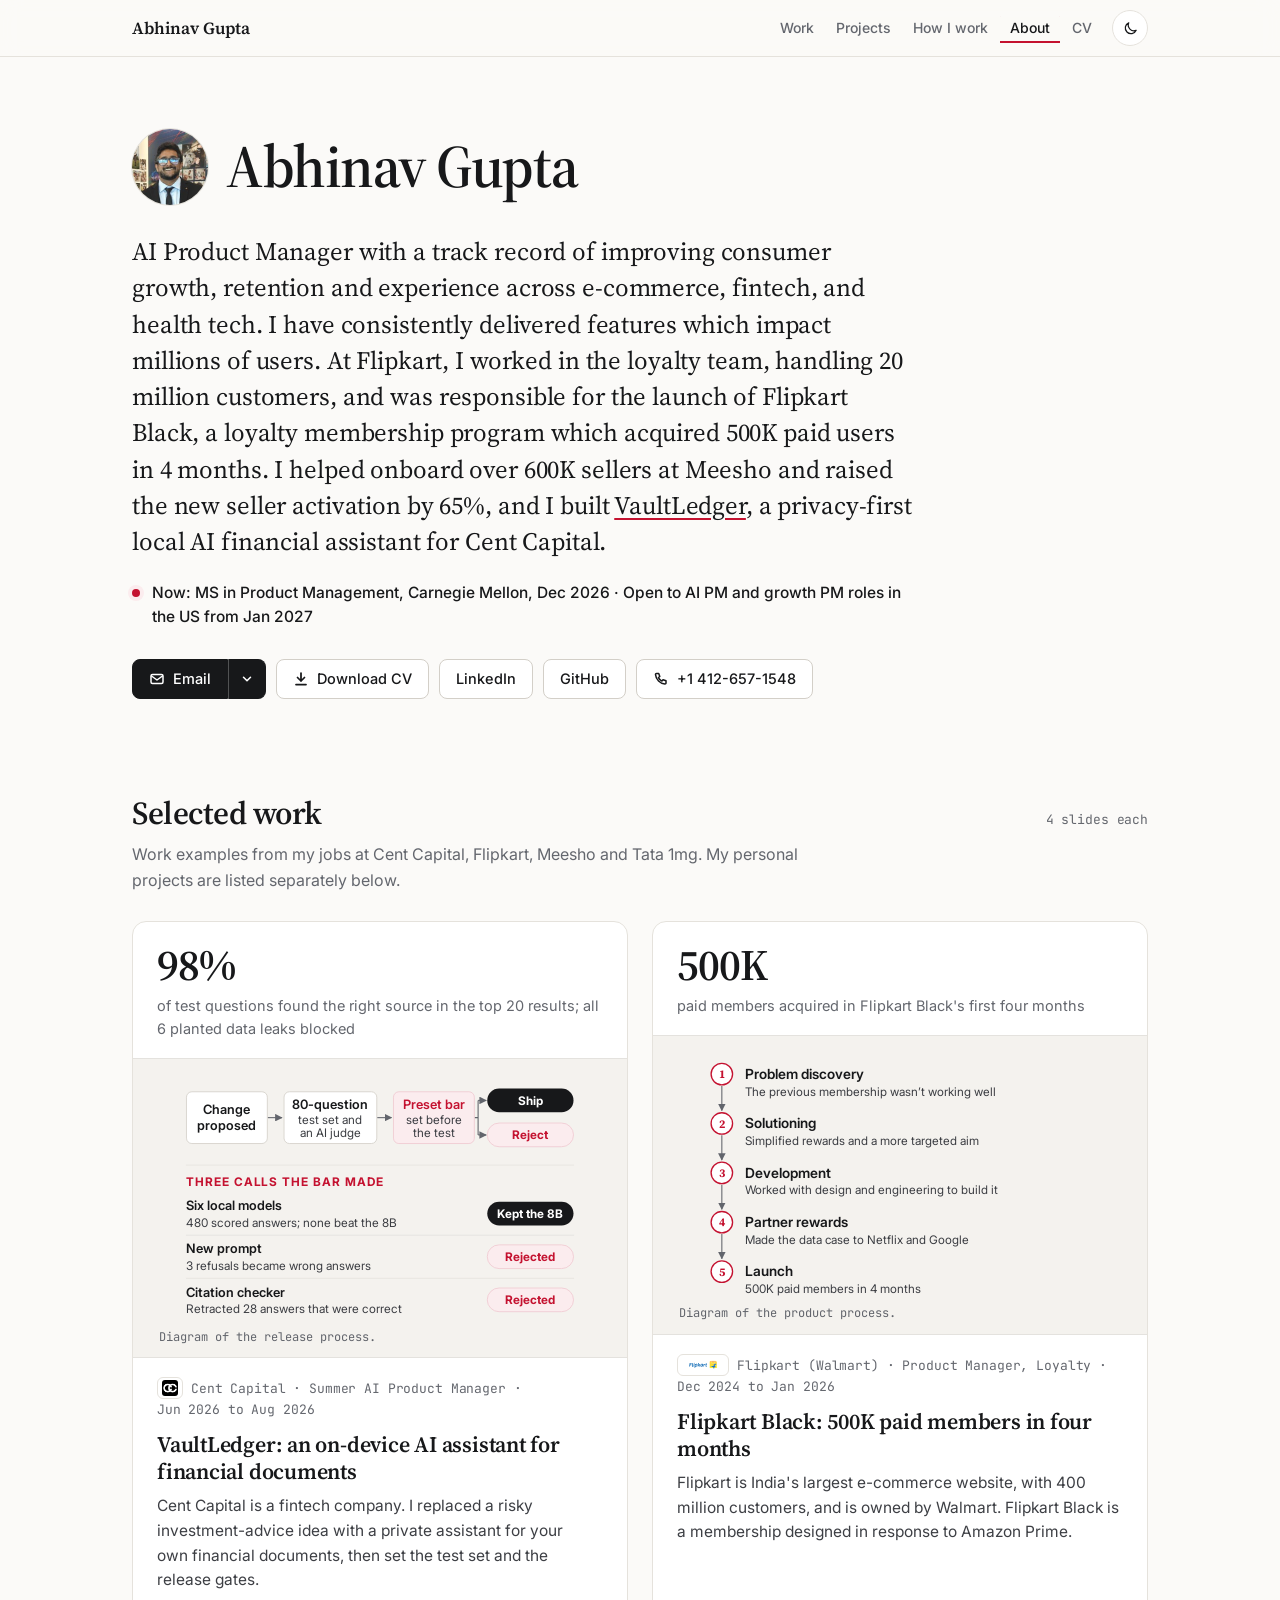
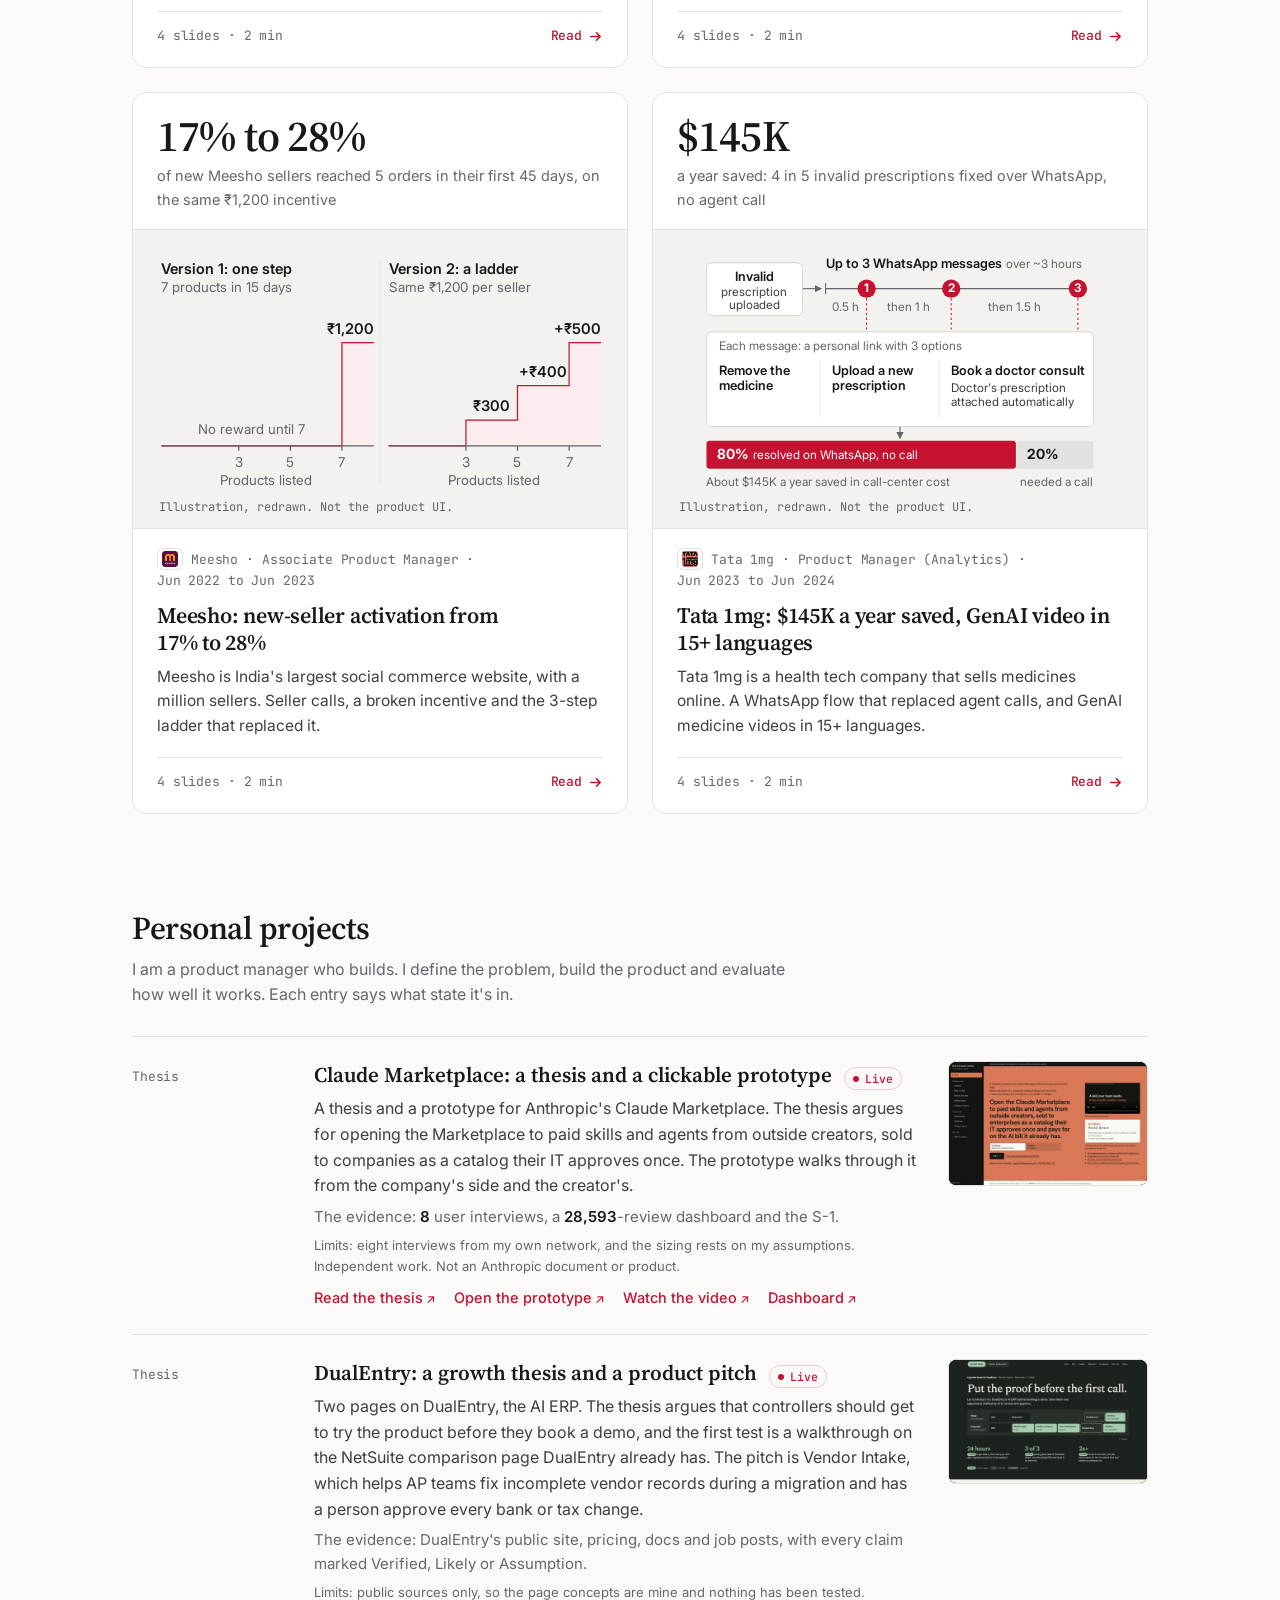
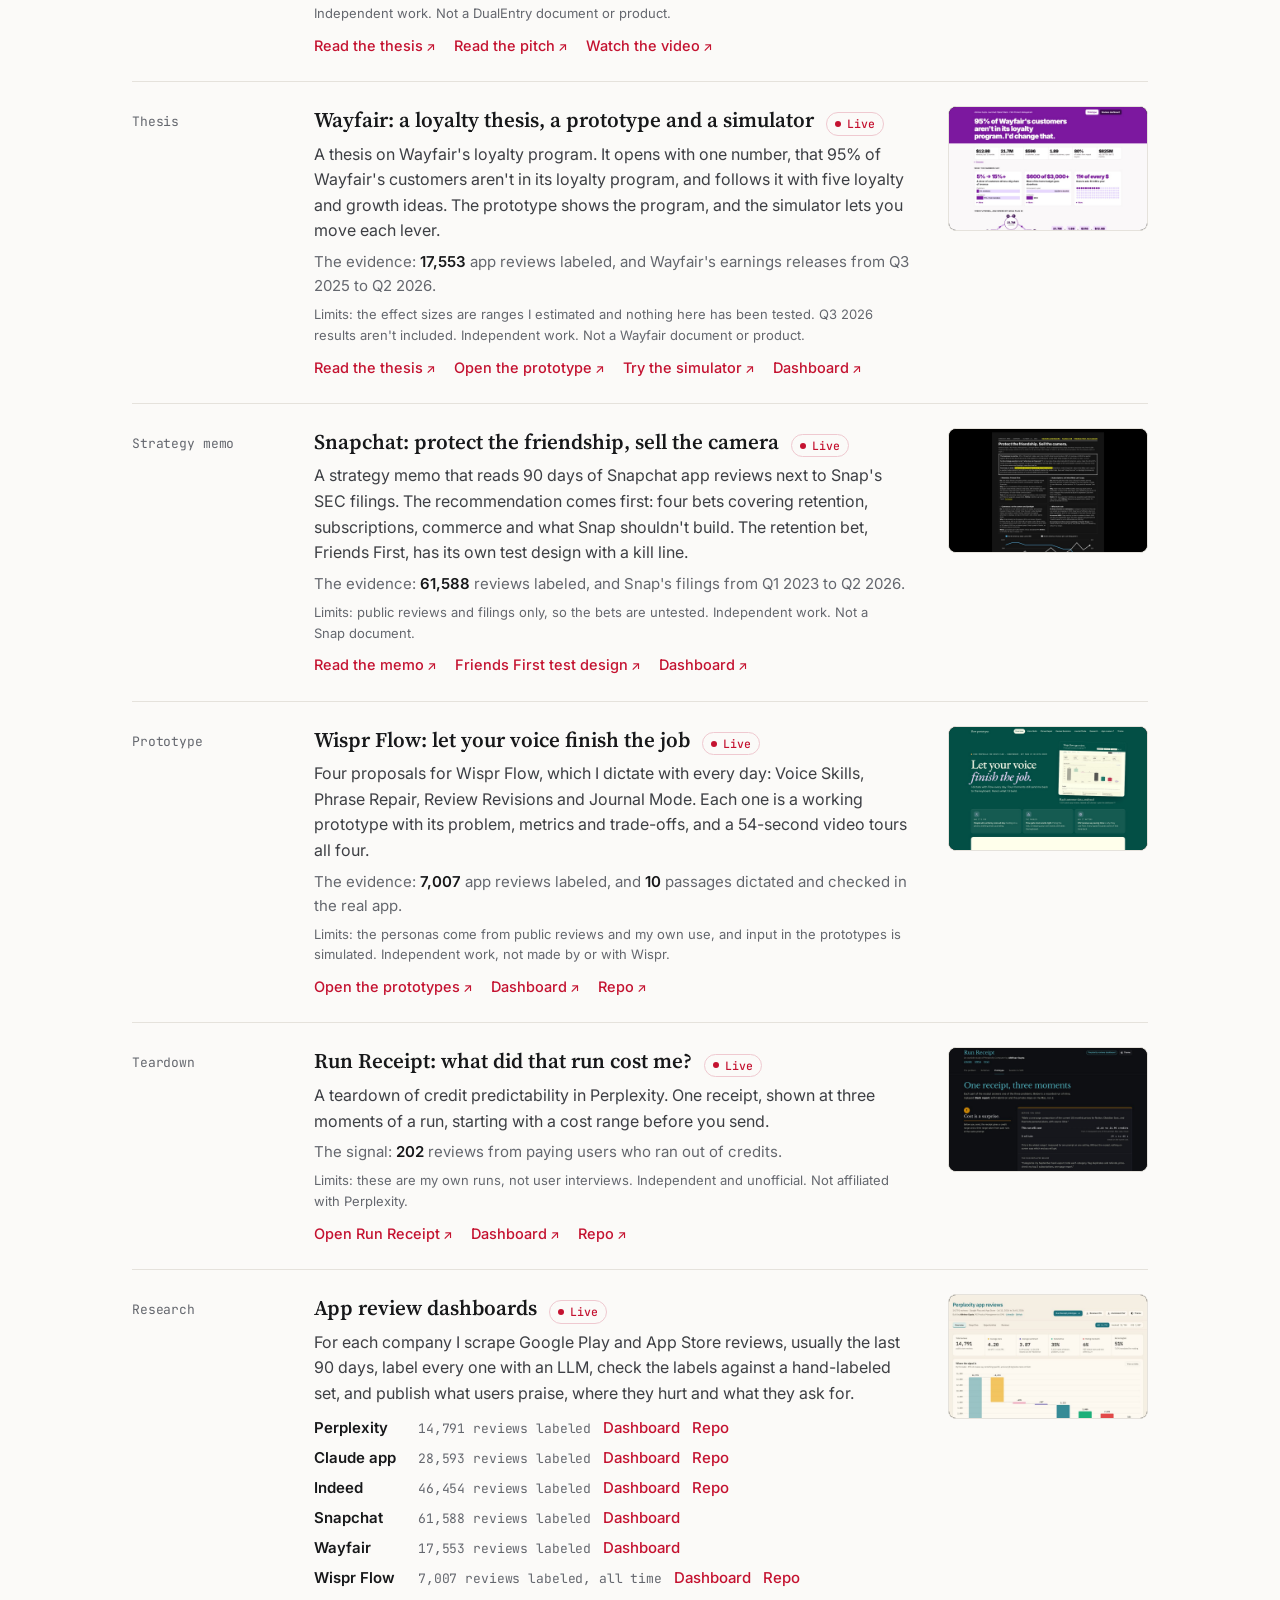
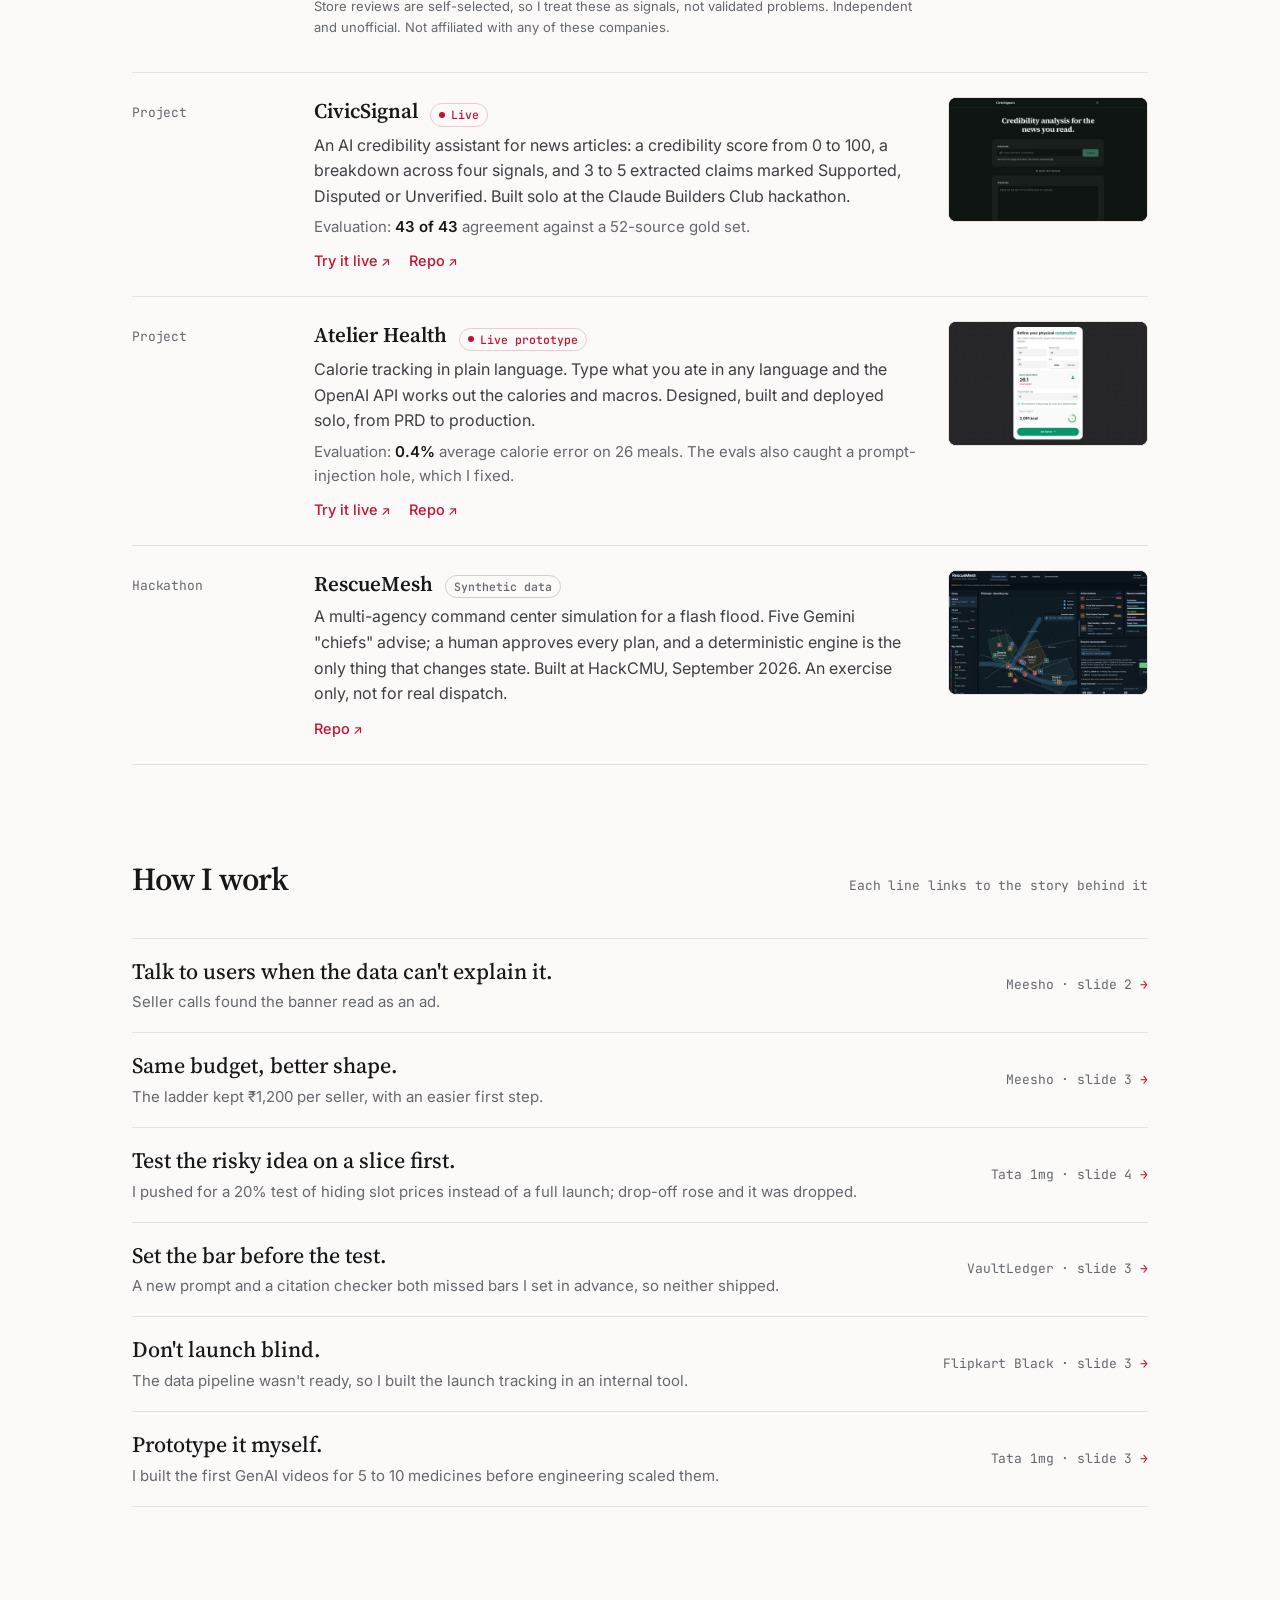
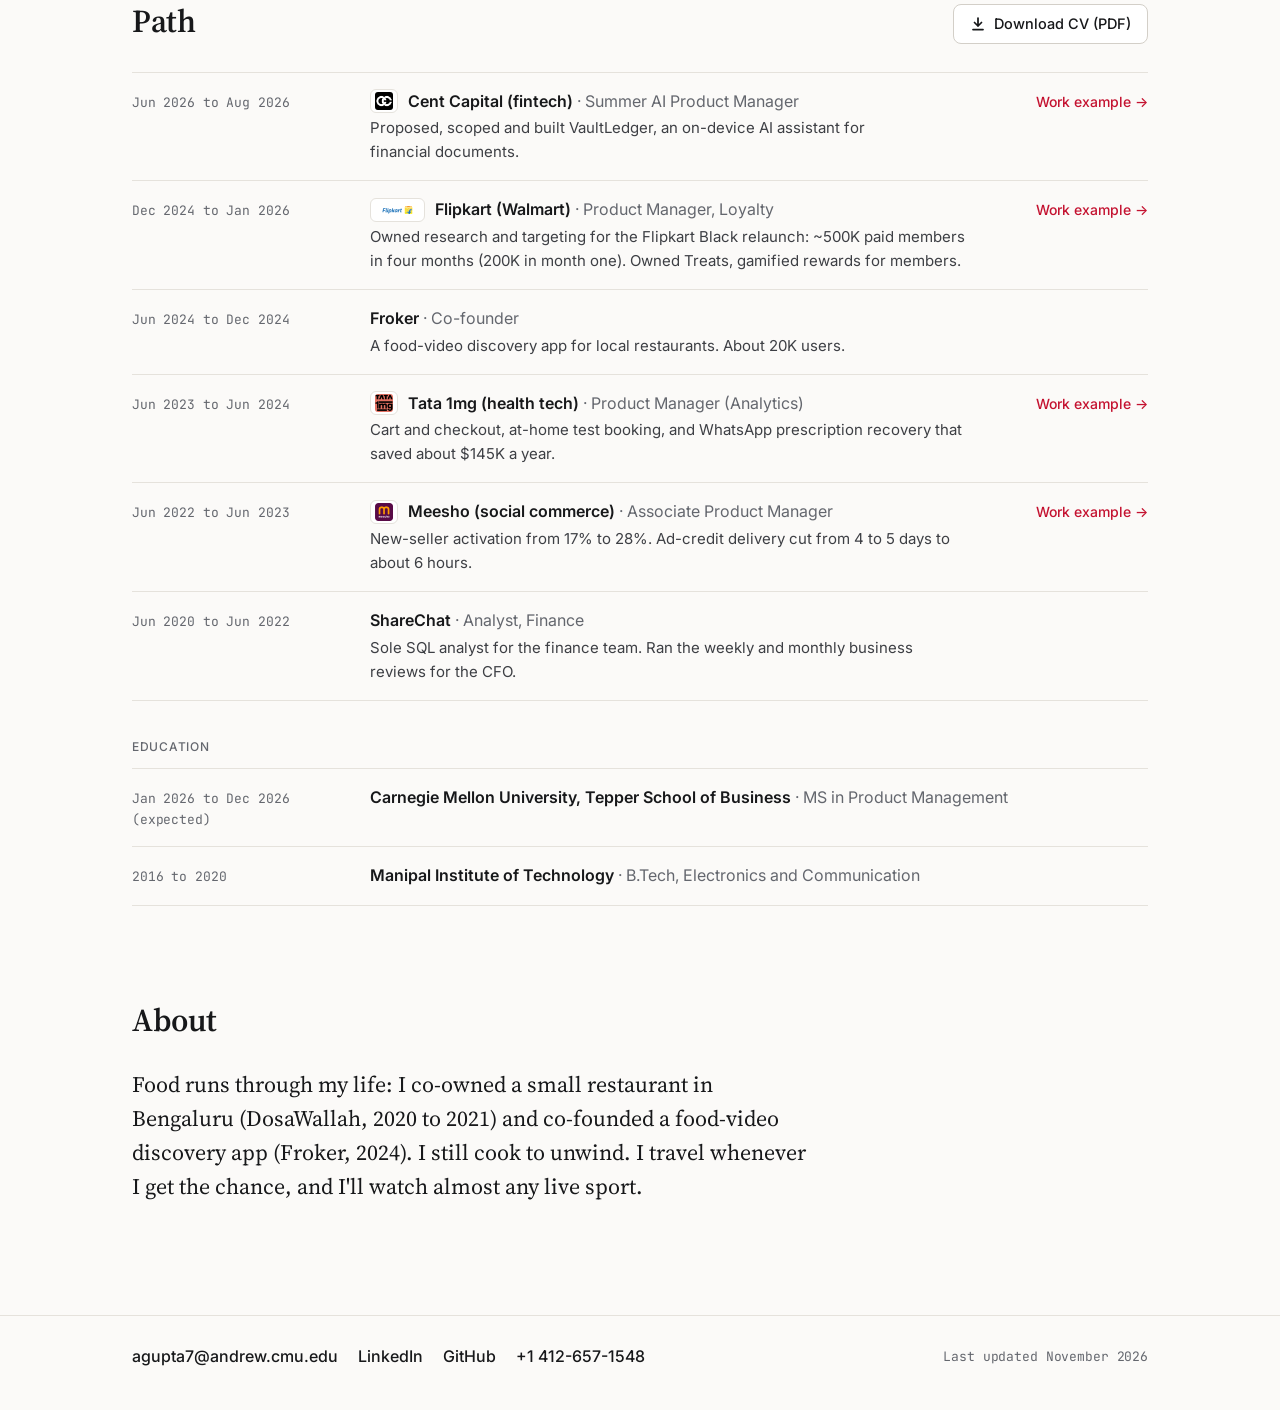
<file: index.html>
<!doctype html>
<html lang="en">
<head>
  <meta charset="utf-8">
  <meta name="viewport" content="width=device-width, initial-scale=1">
  <title>Abhinav Gupta | AI and growth product manager</title>
  <meta name="description" content="Abhinav Gupta, AI Product Manager with a track record of improving consumer growth, retention and experience across e-commerce, fintech and health tech. Work examples from Cent Capital, Flipkart, Meesho and Tata 1mg.">
  <meta property="og:title" content="Abhinav Gupta | AI and growth product manager">
  <meta property="og:description" content="Abhinav Gupta, AI Product Manager with a track record of improving consumer growth, retention and experience across e-commerce, fintech and health tech. Work examples from Cent Capital, Flipkart, Meesho and Tata 1mg.">
  <meta property="og:type" content="website">
  <meta property="og:url" content="https://abhinavgupta0809.github.io/">
  <meta property="og:image" content="https://abhinavgupta0809.github.io/assets/og-image.png">
  <meta property="og:image:width" content="1200">
  <meta property="og:image:height" content="630">
  <meta name="twitter:card" content="summary_large_image">
  <meta name="theme-color" content="#fbfaf8" media="(prefers-color-scheme: light)">
  <meta name="theme-color" content="#111113" media="(prefers-color-scheme: dark)">
  <link rel="icon" href="data:image/svg+xml,%3Csvg xmlns='http://www.w3.org/2000/svg' viewBox='0 0 32 32'%3E%3Crect width='32' height='32' fill='%230b0b0c'/%3E%3Ctext x='16' y='22' font-family='Georgia,serif' font-size='18' font-weight='700' text-anchor='middle' fill='%23C41230'%3EAG%3C/text%3E%3C/svg%3E">
  <script>try{var t=localStorage.getItem('theme');if(t==='dark'||t==='light')document.documentElement.setAttribute('data-theme',t)}catch(e){}</script>
  <link rel="preconnect" href="https://fonts.googleapis.com">
  <link rel="preconnect" href="https://fonts.gstatic.com" crossorigin>
  <link href="https://fonts.googleapis.com/css2?family=Inter:wght@400;500;600;700&family=JetBrains+Mono:wght@400;500&family=Source+Serif+4:opsz,wght@8..60,400;8..60,500;8..60,600;8..60,700&display=swap" rel="stylesheet">
  <link rel="stylesheet" href="styles.css?v=20261031b">
</head>
<body id="top">
  <a class="skip" href="#main">Skip to content</a>

  <nav class="topbar" aria-label="Sections">
    <div class="wrap">
      <a class="brand" href="#top">Abhinav Gupta</a>
      <div class="nav-right">
        <ul class="nav-links">
          <li><a href="#work">Work</a></li>
          <li><a href="#projects">Projects</a></li>
          <li><a href="#how">How I work</a></li>
          <li><a href="#about">About</a></li>
          <li><a href="#path">CV</a></li>
        </ul>
        <button class="theme-toggle" type="button" data-theme-toggle aria-label="Switch theme"><svg class="i-moon" viewBox="0 0 24 24" fill="none" stroke="currentColor" stroke-width="1.75" stroke-linecap="round" stroke-linejoin="round" aria-hidden="true"><path d="M20 14.5A8 8 0 0 1 9.5 4a8 8 0 1 0 10.5 10.5z"/></svg><svg class="i-sun" viewBox="0 0 24 24" fill="none" stroke="currentColor" stroke-width="1.75" stroke-linecap="round" stroke-linejoin="round" aria-hidden="true"><circle cx="12" cy="12" r="4"/><path d="M12 2.5v2M12 19.5v2M4.6 4.6l1.4 1.4M18 18l1.4 1.4M2.5 12h2M19.5 12h2M4.6 19.4 6 18M18 6l1.4-1.4"/></svg></button>
      </div>
    </div>
  </nav>

  <header class="hero">
    <div class="wrap">
      <div class="hero-id">
        <div class="avatar"><img src="assets/abhinav-avatar.jpg" alt="Abhinav Gupta" width="240" height="240"></div>
        <h1>Abhinav Gupta</h1>
      </div>
      <p class="hero-lede">AI Product Manager with a track record of improving consumer growth, retention and experience across e-commerce, fintech, and health tech. I have consistently delivered features which impact millions of users. At Flipkart, I worked in the loyalty team, handling 20 million customers, and was responsible for the launch of Flipkart Black, a loyalty membership program which acquired 500K paid users in 4 months. I helped onboard over 600K sellers at Meesho and raised the new seller activation by 65%, and I built <a href="vaultledger/">VaultLedger</a>, a privacy-first local AI financial assistant for Cent Capital.</p>
      <p class="now"><span class="now-dot" aria-hidden="true"></span><span>Now: MS in Product Management, Carnegie Mellon, Dec 2026 · Open to AI PM and growth PM roles in the US from Jan 2027</span></p>
      <div class="actions">
        <div class="split-btn">
            <a class="btn btn-solid" href="mailto:agupta7@andrew.cmu.edu"><svg viewBox="0 0 16 16" fill="none" stroke="currentColor" stroke-width="1.5" stroke-linecap="round" stroke-linejoin="round" aria-hidden="true"><rect x="2" y="3.5" width="12" height="9" rx="1.5"/><path d="m2.5 5 5.5 4 5.5-4"/></svg>Email</a>
            <button class="btn btn-solid more" type="button" aria-haspopup="true" aria-expanded="false" aria-controls="email-menu-hero" aria-label="More ways to email"><svg viewBox="0 0 16 16" fill="none" stroke="currentColor" stroke-width="1.75" stroke-linecap="round" stroke-linejoin="round" aria-hidden="true"><path d="m4 6 4 4 4-4"/></svg></button>
            <div class="email-menu" id="email-menu-hero" hidden>
              <p class="email-addr">agupta7@andrew.cmu.edu</p>
              <a href="mailto:agupta7@andrew.cmu.edu">Open in your mail app</a>
              <a href="https://mail.google.com/mail/?view=cm&amp;fs=1&amp;to=agupta7@andrew.cmu.edu" target="_blank" rel="noopener">Open in Gmail</a>
              <a href="https://outlook.office.com/mail/deeplink/compose?to=agupta7@andrew.cmu.edu" target="_blank" rel="noopener">Open in Outlook</a>
            </div>
          </div>
        <a class="btn" href="assets/Abhinav-Gupta-CV.pdf" download><svg viewBox="0 0 16 16" fill="none" stroke="currentColor" stroke-width="1.75" stroke-linecap="round" stroke-linejoin="round" aria-hidden="true"><path d="M8 2v8M4.5 6.5 8 10l3.5-3.5M3 13.5h10"/></svg>Download CV</a>
        <a class="btn" href="https://linkedin.com/in/abhinavgupta0809" target="_blank" rel="noopener">LinkedIn</a>
        <a class="btn" href="https://github.com/abhinavgupta0809" target="_blank" rel="noopener">GitHub</a>
        <a class="btn" href="tel:+14126571548"><svg viewBox="0 0 16 16" fill="none" stroke="currentColor" stroke-width="1.5" stroke-linecap="round" stroke-linejoin="round" aria-hidden="true"><path d="M3.5 2.5h2.2l1.1 3-1.4 1.1a8 8 0 0 0 3.5 3.5l1.1-1.4 3 1.1v2.2a1 1 0 0 1-1.1 1A10.5 10.5 0 0 1 2.5 3.6a1 1 0 0 1 1-1.1z"/></svg>+1 412-657-1548</a>
      </div>
    </div>
  </header>

  <main id="main">
    <section class="section" id="work" aria-labelledby="work-title">
      <span class="alias" id="pm" aria-hidden="true"></span>
      <div class="wrap">
        <div class="section-head">
          <div>
            <h2 id="work-title">Selected work</h2>
            <p class="lead">Work examples from my jobs at Cent Capital, Flipkart, Meesho and Tata 1mg. My personal projects are listed separately below.</p>
          </div>
          <p class="mono">4 slides each</p>
        </div>
        <div class="work-grid">
          <article class="work-card" id="case-vaultledger"><span class="alias" id="b-vaultledger" aria-hidden="true"></span>
            <p class="work-stat"><span class="stat-top"><span class="n">98%</span></span> <span class="l">of test questions found the right source in the top 20 results; all 6 planted data leaks blocked</span></p>
            <div class="fig">
              <svg xmlns="http://www.w3.org/2000/svg" class="dg" viewBox="0 0 720 446" width="100%" aria-hidden="true" focusable="false" style="display:block;max-width:100%;height:auto">
<style>
.dg{font-family:var(--sans,Inter,-apple-system,BlinkMacSystemFont,"Segoe UI",Helvetica,Arial,sans-serif)}
.dg text{fill:var(--ink,#17181a)}
.dg .h{font-size:24px;font-weight:600}
.dg .h2{font-size:26px;font-weight:600}
.dg .b{font-size:22px;fill:var(--body,#3b3d42)}
.dg .m{font-size:22px;fill:var(--muted,#62656c)}
.dg .eb{font-size:22px;font-weight:700;letter-spacing:.08em;fill:var(--red,#C41230)}
.dg .num{font-family:var(--serif,"Source Serif 4",Georgia,serif);font-weight:700}
.dg .r{fill:var(--red,#C41230)}
.dg .w{fill:#fff}
.dg .ln{stroke:var(--muted,#62656c);stroke-width:2;fill:none}
.dg .lnr{stroke:var(--red,#C41230);stroke-width:2;fill:none}
.dg .rule{stroke:var(--line,#e4e2de);stroke-width:1.5;fill:none}
.dg .bx{fill:var(--card,#fff);stroke:#d3cfc8;stroke-width:1.5}
.dg .bxr{fill:var(--red-tint,#fbecee);stroke:var(--red-line,#efc9d0);stroke-width:1.5}
.dg .fr{fill:var(--red,#C41230)}
.dg .fi{fill:var(--ink,#17181a)}
.dg .fg{fill:#e4e2de}
.dg .ft{fill:var(--red-tint,#fbecee)}
.dg .dot{fill:var(--card,#fff);stroke:var(--red,#C41230);stroke-width:2.5}
.dg .ah{fill:var(--muted,#62656c)}
</style>
<defs><marker id="vg-a" viewBox="0 0 10 10" refX="9" refY="5" markerWidth="7" markerHeight="7" orient="auto-start-reverse"><path class="ah" d="M0 0 10 5 0 10z"/></marker></defs>
<rect class="bx" x="1" y="20" width="150" height="96" rx="10"/>
<text class="h" x="76" y="62" text-anchor="middle">Change</text>
<text class="h" x="76" y="90" text-anchor="middle">proposed</text>
<path class="ln" d="M152 68 H178" marker-end="url(#vg-a)"/>
<rect class="bx" x="182" y="20" width="172" height="96" rx="10"/>
<text class="h" x="268" y="52" text-anchor="middle">80-question</text>
<text class="b" x="268" y="79" text-anchor="middle">test set and</text>
<text class="b" x="268" y="104" text-anchor="middle">an AI judge</text>
<path class="ln" d="M355 68 H381" marker-end="url(#vg-a)"/>
<rect class="bxr" x="385" y="20" width="150" height="96" rx="10"/>
<text class="h r" x="460" y="52" text-anchor="middle">Preset bar</text>
<text class="b" x="460" y="79" text-anchor="middle">set before</text>
<text class="b" x="460" y="104" text-anchor="middle">the test</text>
<path class="ln" d="M536 68 H542 M542 36 V100"/>
<path class="ln" d="M542 36 H557" marker-end="url(#vg-a)"/>
<path class="ln" d="M542 100 H557" marker-end="url(#vg-a)"/>
<rect class="fi" x="559" y="14" width="160" height="44" rx="22"/>
<text class="w" x="639" y="44" font-size="22" font-weight="700" text-anchor="middle">Ship</text>
<rect class="bxr" x="559" y="78" width="160" height="44" rx="22"/>
<text class="r" x="639" y="108" font-size="22" font-weight="700" text-anchor="middle">Reject</text>
<path class="rule" d="M0 156 H720"/>
<text class="eb" x="0" y="194">THREE CALLS THE BAR MADE</text>
<text class="h" x="0" y="240">Six local models</text>
<text class="b" x="0" y="270">480 scored answers; none beat the 8B</text>
<rect class="fi" x="559" y="224" width="160" height="44" rx="22"/>
<text class="w" x="639" y="254" font-size="22" font-weight="700" text-anchor="middle">Kept the 8B</text>
<path class="rule" d="M0 286 H720"/>
<text class="h" x="0" y="320">New prompt</text>
<text class="b" x="0" y="350">3 refusals became wrong answers</text>
<rect class="bxr" x="559" y="304" width="160" height="44" rx="22"/>
<text class="r" x="639" y="334" font-size="22" font-weight="700" text-anchor="middle">Rejected</text>
<path class="rule" d="M0 366 H720"/>
<text class="h" x="0" y="400">Citation checker</text>
<text class="b" x="0" y="430">Retracted 28 answers that were correct</text>
<rect class="bxr" x="559" y="384" width="160" height="44" rx="22"/>
<text class="r" x="639" y="414" font-size="22" font-weight="700" text-anchor="middle">Rejected</text>
</svg>
              <p class="fig-note">Diagram of the release process.</p>
            </div>
            <div class="work-body">
              <p class="work-meta mono"><span class="logo-sm square"><img src="assets/logos/cent-capital.png" alt="" loading="lazy"></span>Cent Capital · Summer AI Product Manager · <span class='nw'>Jun 2026 to Aug 2026</span></p>
              <h3><a href="vaultledger/">VaultLedger: an <span class="nw">on-device</span> AI assistant for financial documents</a></h3>
              <p class="hook">Cent Capital is a fintech company. I replaced a risky investment-advice idea with a private assistant for your own financial documents, then set the test set and the release gates.</p>
              <p class="work-foot mono"><span>4 slides · 2 min</span><span class="go" aria-hidden="true">Read <svg viewBox="0 0 16 16" fill="none" stroke="currentColor" stroke-width="1.75" stroke-linecap="round" stroke-linejoin="round" aria-hidden="true"><path d="M3 8h10M9 4l4 4-4 4"/></svg></span></p>
            </div>
          </article>
          <article class="work-card" id="case-black">
            <p class="work-stat"><span class="stat-top"><span class="n">500K</span></span> <span class="l">paid members acquired in Flipkart Black's first four months</span></p>
            <div class="fig">
              <svg xmlns="http://www.w3.org/2000/svg" class="dg" viewBox="0 0 720 448" width="100%" aria-hidden="true" focusable="false" style="display:block;max-width:100%;height:auto">
<style>
.dg{font-family:var(--sans,Inter,-apple-system,BlinkMacSystemFont,"Segoe UI",Helvetica,Arial,sans-serif)}
.dg text{fill:var(--ink,#17181a)}
.dg .h{font-size:24px;font-weight:600}
.dg .h2{font-size:26px;font-weight:600}
.dg .b{font-size:22px;fill:var(--body,#3b3d42)}
.dg .m{font-size:22px;fill:var(--muted,#62656c)}
.dg .eb{font-size:22px;font-weight:700;letter-spacing:.08em;fill:var(--red,#C41230)}
.dg .num{font-family:var(--serif,"Source Serif 4",Georgia,serif);font-weight:700}
.dg .r{fill:var(--red,#C41230)}
.dg .w{fill:#fff}
.dg .ln{stroke:var(--muted,#62656c);stroke-width:2;fill:none}
.dg .lnr{stroke:var(--red,#C41230);stroke-width:2;fill:none}
.dg .rule{stroke:var(--line,#e4e2de);stroke-width:1.5;fill:none}
.dg .bx{fill:var(--card,#fff);stroke:#d3cfc8;stroke-width:1.5}
.dg .bxr{fill:var(--red-tint,#fbecee);stroke:var(--red-line,#efc9d0);stroke-width:1.5}
.dg .fr{fill:var(--red,#C41230)}
.dg .fi{fill:var(--ink,#17181a)}
.dg .fg{fill:#e4e2de}
.dg .ft{fill:var(--red-tint,#fbecee)}
.dg .dot{fill:var(--card,#fff);stroke:var(--red,#C41230);stroke-width:2.5}
.dg .ah{fill:var(--muted,#62656c)}
</style>
<defs><marker id="fg-a" viewBox="0 0 10 10" refX="9" refY="5" markerWidth="7" markerHeight="7" orient="auto-start-reverse"><path class="ah" d="M0 0 10 5 0 10z"/></marker></defs>
<path class="ln" d="M28 52 V98" marker-end="url(#fg-a)"/>
<path class="ln" d="M28 144 V190" marker-end="url(#fg-a)"/>
<path class="ln" d="M28 236 V282" marker-end="url(#fg-a)"/>
<path class="ln" d="M28 328 V374" marker-end="url(#fg-a)"/>
<circle class="dot" cx="28" cy="30" r="20"/>
<text class="num r" x="28" y="38" font-size="22" text-anchor="middle">1</text>
<circle class="dot" cx="28" cy="122" r="20"/>
<text class="num r" x="28" y="130" font-size="22" text-anchor="middle">2</text>
<circle class="dot" cx="28" cy="214" r="20"/>
<text class="num r" x="28" y="222" font-size="22" text-anchor="middle">3</text>
<circle class="dot" cx="28" cy="306" r="20"/>
<text class="num r" x="28" y="314" font-size="22" text-anchor="middle">4</text>
<circle class="dot" cx="28" cy="398" r="20"/>
<text class="num r" x="28" y="406" font-size="22" text-anchor="middle">5</text>
<text class="h2" x="72" y="39">Problem discovery</text>
<text class="b" x="72" y="70">The previous membership wasn&#8217;t working well</text>
<text class="h2" x="72" y="131">Solutioning</text>
<text class="b" x="72" y="162">Simplified rewards and a more targeted aim</text>
<text class="h2" x="72" y="223">Development</text>
<text class="b" x="72" y="254">Worked with design and engineering to build it</text>
<text class="h2" x="72" y="315">Partner rewards</text>
<text class="b" x="72" y="346">Made the data case to Netflix and Google</text>
<text class="h2" x="72" y="407">Launch</text>
<text class="b" x="72" y="438">500K paid members in 4 months</text>
</svg>
              <p class="fig-note">Diagram of the product process.</p>
            </div>
            <div class="work-body">
              <p class="work-meta mono"><span class="logo-sm wide"><img src="assets/logos/flipkart.svg" alt="" loading="lazy"></span>Flipkart (Walmart) · Product Manager, Loyalty · <span class='nw'>Dec 2024 to Jan 2026</span></p>
              <h3><a href="flipkart-black/">Flipkart Black: 500K paid members in four months</a></h3>
              <p class="hook">Flipkart is India's largest e-commerce website, with 400 million customers, and is owned by Walmart. Flipkart Black is a membership designed in response to Amazon Prime.</p>
              <p class="work-foot mono"><span>4 slides · 2 min</span><span class="go" aria-hidden="true">Read <svg viewBox="0 0 16 16" fill="none" stroke="currentColor" stroke-width="1.75" stroke-linecap="round" stroke-linejoin="round" aria-hidden="true"><path d="M3 8h10M9 4l4 4-4 4"/></svg></span></p>
            </div>
          </article>
          <article class="work-card" id="case-meesho">
            <p class="work-stat"><span class="stat-top"><span class="n"><span class="nw">17% to 28%</span></span></span> <span class="l">of new Meesho sellers reached 5 orders in their first 45 days, on the same ₹1,200 incentive</span></p>
            <div class="fig">
              <svg xmlns="http://www.w3.org/2000/svg" class="dg" viewBox="0 0 720 380" width="100%" aria-hidden="true" focusable="false" style="display:block;max-width:100%;height:auto">
<style>
.dg{font-family:var(--sans,Inter,-apple-system,BlinkMacSystemFont,"Segoe UI",Helvetica,Arial,sans-serif)}
.dg text{fill:var(--ink,#17181a)}
.dg .h{font-size:24px;font-weight:600}
.dg .h2{font-size:26px;font-weight:600}
.dg .b{font-size:22px;fill:var(--body,#3b3d42)}
.dg .m{font-size:22px;fill:var(--muted,#62656c)}
.dg .eb{font-size:22px;font-weight:700;letter-spacing:.08em;fill:var(--red,#C41230)}
.dg .num{font-family:var(--serif,"Source Serif 4",Georgia,serif);font-weight:700}
.dg .r{fill:var(--red,#C41230)}
.dg .w{fill:#fff}
.dg .ln{stroke:var(--muted,#62656c);stroke-width:2;fill:none}
.dg .lnr{stroke:var(--red,#C41230);stroke-width:2;fill:none}
.dg .rule{stroke:var(--line,#e4e2de);stroke-width:1.5;fill:none}
.dg .bx{fill:var(--card,#fff);stroke:#d3cfc8;stroke-width:1.5}
.dg .bxr{fill:var(--red-tint,#fbecee);stroke:var(--red-line,#efc9d0);stroke-width:1.5}
.dg .fr{fill:var(--red,#C41230)}
.dg .fi{fill:var(--ink,#17181a)}
.dg .fg{fill:#e4e2de}
.dg .ft{fill:var(--red-tint,#fbecee)}
.dg .dot{fill:var(--card,#fff);stroke:var(--red,#C41230);stroke-width:2.5}
.dg .ah{fill:var(--muted,#62656c)}
</style>
<defs><marker id="ml-a" viewBox="0 0 10 10" refX="9" refY="5" markerWidth="7" markerHeight="7" orient="auto-start-reverse"><path class="ah" d="M0 0 10 5 0 10z"/></marker></defs>
<text class="h" x="4" y="30">Version 1: one step</text>
<text class="m" x="4" y="60">7 products in 15 days</text>
<path class="ft" d="M4 310 H298 V142 H350 V310 Z"/>
<path class="lnr" stroke-width="3" d="M4 310 H298 V142 H350"/>
<path class="ln" d="M4 310 H350"/>
<path class="ln" d="M130 310 v8"/>
<text class="m" x="130" y="344" text-anchor="middle">3</text>
<path class="ln" d="M214 310 v8"/>
<text class="m" x="214" y="344" text-anchor="middle">5</text>
<path class="ln" d="M298 310 v8"/>
<text class="m" x="298" y="344" text-anchor="middle">7</text>
<text class="m" x="175" y="374" text-anchor="middle">Products listed</text>
<text class="h" x="350" y="128" text-anchor="end">₹1,200</text>
<text class="m" x="151" y="290" text-anchor="middle">No reward until 7</text>
<path class="rule" d="M360 10 V370"/>
<text class="h" x="374" y="30">Version 2: a ladder</text>
<text class="m" x="374" y="60">Same ₹1,200 per seller</text>
<path class="ft" d="M374 310 H500 V268 H584 V212 H668 V142 H720 V310 Z"/>
<path class="lnr" stroke-width="3" d="M374 310 H500 V268 H584 V212 H668 V142 H720"/>
<path class="ln" d="M374 310 H720"/>
<path class="ln" d="M500 310 v8"/>
<text class="m" x="500" y="344" text-anchor="middle">3</text>
<path class="ln" d="M584 310 v8"/>
<text class="m" x="584" y="344" text-anchor="middle">5</text>
<path class="ln" d="M668 310 v8"/>
<text class="m" x="668" y="344" text-anchor="middle">7</text>
<text class="m" x="545" y="374" text-anchor="middle">Products listed</text>
<text class="h" x="542" y="254" text-anchor="middle">₹300</text>
<text class="h" x="626" y="198" text-anchor="middle">+₹400</text>
<text class="h" x="720" y="128" text-anchor="end">+₹500</text>
</svg>
              <p class="fig-note">Illustration, redrawn. Not the product UI.</p>
            </div>
            <div class="work-body">
              <p class="work-meta mono"><span class="logo-sm square"><img src="assets/logos/meesho.png" alt="" loading="lazy"></span>Meesho · Associate Product Manager · <span class='nw'>Jun 2022 to Jun 2023</span></p>
              <h3><a href="meesho/">Meesho: new-seller activation from <span class="nw">17% to 28%</span></a></h3>
              <p class="hook">Meesho is India's largest social commerce website, with a million sellers. Seller calls, a broken incentive and the <span class="nw">3-step</span> ladder that replaced it.</p>
              <p class="work-foot mono"><span>4 slides · 2 min</span><span class="go" aria-hidden="true">Read <svg viewBox="0 0 16 16" fill="none" stroke="currentColor" stroke-width="1.75" stroke-linecap="round" stroke-linejoin="round" aria-hidden="true"><path d="M3 8h10M9 4l4 4-4 4"/></svg></span></p>
            </div>
          </article>
          <article class="work-card" id="case-1mg">
            <p class="work-stat"><span class="stat-top"><span class="n">$145K</span></span> <span class="l">a year saved: 4 in 5 invalid prescriptions fixed over WhatsApp, no agent call</span></p>
            <div class="fig">
              <svg xmlns="http://www.w3.org/2000/svg" class="dg" viewBox="0 0 720 446" width="100%" aria-hidden="true" focusable="false" style="display:block;max-width:100%;height:auto">
<style>
.dg{font-family:var(--sans,Inter,-apple-system,BlinkMacSystemFont,"Segoe UI",Helvetica,Arial,sans-serif)}
.dg text{fill:var(--ink,#17181a)}
.dg .h{font-size:24px;font-weight:600}
.dg .h2{font-size:26px;font-weight:600}
.dg .b{font-size:22px;fill:var(--body,#3b3d42)}
.dg .m{font-size:22px;fill:var(--muted,#62656c)}
.dg .eb{font-size:22px;font-weight:700;letter-spacing:.08em;fill:var(--red,#C41230)}
.dg .num{font-family:var(--serif,"Source Serif 4",Georgia,serif);font-weight:700}
.dg .r{fill:var(--red,#C41230)}
.dg .w{fill:#fff}
.dg .ln{stroke:var(--muted,#62656c);stroke-width:2;fill:none}
.dg .lnr{stroke:var(--red,#C41230);stroke-width:2;fill:none}
.dg .rule{stroke:var(--line,#e4e2de);stroke-width:1.5;fill:none}
.dg .bx{fill:var(--card,#fff);stroke:#d3cfc8;stroke-width:1.5}
.dg .bxr{fill:var(--red-tint,#fbecee);stroke:var(--red-line,#efc9d0);stroke-width:1.5}
.dg .fr{fill:var(--red,#C41230)}
.dg .fi{fill:var(--ink,#17181a)}
.dg .fg{fill:#e4e2de}
.dg .ft{fill:var(--red-tint,#fbecee)}
.dg .dot{fill:var(--card,#fff);stroke:var(--red,#C41230);stroke-width:2.5}
.dg .ah{fill:var(--muted,#62656c)}
</style>
<defs><marker id="tw-a" viewBox="0 0 10 10" refX="9" refY="5" markerWidth="7" markerHeight="7" orient="auto-start-reverse"><path class="ah" d="M0 0 10 5 0 10z"/></marker></defs>
<rect class="bx" x="1" y="20" width="178" height="98" rx="10"/>
<text class="h" x="90" y="54" text-anchor="middle">Invalid</text>
<text class="b" x="90" y="81" text-anchor="middle">prescription</text>
<text class="b" x="90" y="106" text-anchor="middle">uploaded</text>
<path class="ln" d="M180 68 H214" marker-end="url(#tw-a)"/>
<text x="222" y="30"><tspan class="h">Up to 3 WhatsApp messages</tspan><tspan class="m" dx="8">over ~3 hours</tspan></text>
<path class="ln" d="M222 58 V78 M222 68 H690"/>
<path class="lnr" stroke-dasharray="4 5" d="M298 86 V146"/>
<circle class="fr" cx="298" cy="68" r="17"/>
<text class="w" x="298" y="75" font-size="22" font-weight="700" text-anchor="middle">1</text>
<path class="lnr" stroke-dasharray="4 5" d="M455 86 V146"/>
<circle class="fr" cx="455" cy="68" r="17"/>
<text class="w" x="455" y="75" font-size="22" font-weight="700" text-anchor="middle">2</text>
<path class="lnr" stroke-dasharray="4 5" d="M690 86 V146"/>
<circle class="fr" cx="690" cy="68" r="17"/>
<text class="w" x="690" y="75" font-size="22" font-weight="700" text-anchor="middle">3</text>
<text class="m" x="259" y="110" text-anchor="middle">0.5 h</text>
<text class="m" x="376" y="110" text-anchor="middle">then 1 h</text>
<text class="m" x="572" y="110" text-anchor="middle">then 1.5 h</text>
<rect class="bx" x="1" y="148" width="718" height="176" rx="10"/>
<text class="m" x="24" y="182">Each message: a personal link with 3 options</text>
<path class="rule" d="M212 200 V306 M432 200 V306"/>
<text class="h" x="24" y="228">Remove the</text>
<text class="h" x="24" y="256">medicine</text>
<text class="h" x="234" y="228">Upload a new</text>
<text class="h" x="234" y="256">prescription</text>
<text class="h" x="454" y="228">Book a doctor consult</text>
<text class="b" x="454" y="260">Doctor's prescription</text>
<text class="b" x="454" y="286">attached automatically</text>
<path class="ln" d="M360 324 V346" marker-end="url(#tw-a)"/>
<rect class="fr" x="1" y="350" width="574" height="52" rx="6"/>
<rect class="fg" x="577" y="350" width="142" height="52" rx="6"/>
<text x="20" y="384"><tspan class="w" font-size="26" font-weight="700">80%</tspan><tspan class="w" dx="10" font-size="22">resolved on WhatsApp, no call</tspan></text>
<text x="596" y="384" font-size="26" font-weight="700">20%</text>
<text class="m" x="719" y="434" text-anchor="end">needed a call</text>
<text class="m" x="1" y="434">About $145K a year saved in call-center cost</text>
</svg>
              <p class="fig-note">Illustration, redrawn. Not the product UI.</p>
            </div>
            <div class="work-body">
              <p class="work-meta mono"><span class="logo-sm square"><img src="assets/logos/tata-1mg.png" alt="" loading="lazy"></span>Tata 1mg · Product Manager (Analytics) · <span class='nw'>Jun 2023 to Jun 2024</span></p>
              <h3><a href="tata-1mg/">Tata 1mg: $145K a year saved, GenAI video in 15+ languages</a></h3>
              <p class="hook">Tata 1mg is a health tech company that sells medicines online. A WhatsApp flow that replaced agent calls, and GenAI medicine videos in 15+ languages.</p>
              <p class="work-foot mono"><span>4 slides · 2 min</span><span class="go" aria-hidden="true">Read <svg viewBox="0 0 16 16" fill="none" stroke="currentColor" stroke-width="1.75" stroke-linecap="round" stroke-linejoin="round" aria-hidden="true"><path d="M3 8h10M9 4l4 4-4 4"/></svg></span></p>
            </div>
          </article>
        </div>
      </div>
    </section>

    <section class="section" id="projects" aria-labelledby="projects-title">
      <span class="alias" id="builds" aria-hidden="true"></span>
      <span class="alias" id="builder" aria-hidden="true"></span>
      <span class="alias" id="other-work" aria-hidden="true"></span>
      <div class="wrap">
        <div class="section-head">
          <div>
            <h2 id="projects-title">Personal projects</h2>
            <p class="lead">I am a product manager who builds. I define the problem, build the product and evaluate how well it works. Each entry says what state it's in.</p>
          </div>
        </div>
        <ol class="rows">
          <li class="row" id="claude-marketplace">
            <p class="row-when mono">Thesis</p>
            <div class="row-main">
              <div class="row-top"><h3>Claude Marketplace: a thesis and a clickable prototype</h3><span class="tag live">Live</span></div>
              <p>A thesis and a prototype for Anthropic's Claude Marketplace. The thesis argues for opening the Marketplace to paid skills and agents from outside creators, sold to companies as a catalog their IT approves once. The prototype walks through it from the company's side and the creator's.</p>
              <p class="stat">The evidence: <strong>8</strong> user interviews, a <strong>28,593</strong>-review dashboard and the S-1.</p>
              <p class="fine">Limits: eight interviews from my own network, and the sizing rests on my assumptions. Independent work. Not an Anthropic document or product.</p>
              <p class="row-links"><a href="https://abhinav-marketplace-thesis.vercel.app" target=_blank rel=noopener>Read the thesis</a><a href="https://anthropic-skills-concept.vercel.app" target=_blank rel=noopener>Open the prototype</a><a href="https://abhinav-marketplace-thesis.vercel.app/brag.mp4" target=_blank rel=noopener>Watch the video</a><a href="https://anthropic-reviews-site.vercel.app" target=_blank rel=noopener>Dashboard</a></p>
            </div>
            <a class="row-shot" href="https://anthropic-skills-concept.vercel.app" tabindex="-1" aria-hidden="true" target=_blank rel=noopener><img src="assets/claude-marketplace.jpg" alt="" width="960" height="600" loading="lazy"></a>
          </li>
          <li class="row" id="dualentry">
            <p class="row-when mono">Thesis</p>
            <div class="row-main">
              <div class="row-top"><h3>DualEntry: a growth thesis and a product pitch</h3><span class="tag live">Live</span></div>
              <p>Two pages on DualEntry, the AI ERP. The thesis argues that controllers should get to try the product before they book a demo, and the first test is a walkthrough on the NetSuite comparison page DualEntry already has. The pitch is Vendor Intake, which helps AP teams fix incomplete vendor records during a migration and has a person approve every bank or tax change.</p>
              <p class="stat">The evidence: DualEntry's public site, pricing, docs and job posts, with every claim marked Verified, Likely or Assumption.</p>
              <p class="fine">Limits: public sources only, so the page concepts are mine and nothing has been tested. Independent work. Not a DualEntry document or product.</p>
              <p class="row-links"><a href="https://dual-entry-thesis.vercel.app" target=_blank rel=noopener>Read the thesis</a><a href="https://dual-entry-thesis.vercel.app/vendor-intake.html" target=_blank rel=noopener>Read the pitch</a><a href="https://dual-entry-thesis.vercel.app/brag.mp4" target=_blank rel=noopener>Watch the video</a></p>
            </div>
            <a class="row-shot" href="https://dual-entry-thesis.vercel.app" tabindex="-1" aria-hidden="true" target=_blank rel=noopener><img src="assets/dualentry.jpg" alt="" width="960" height="600" loading="lazy"></a>
          </li>
          <li class="row" id="wayfair">
            <p class="row-when mono">Thesis</p>
            <div class="row-main">
              <div class="row-top"><h3>Wayfair: a loyalty thesis, a prototype and a simulator</h3><span class="tag live">Live</span></div>
              <p>A thesis on Wayfair's loyalty program. It opens with one number, that 95% of Wayfair's customers aren't in its loyalty program, and follows it with five loyalty and growth ideas. The prototype shows the program, and the simulator lets you move each lever.</p>
              <p class="stat">The evidence: <strong>17,553</strong> app reviews labeled, and Wayfair's earnings releases from Q3 2025 to Q2 2026.</p>
              <p class="fine">Limits: the effect sizes are ranges I estimated and nothing here has been tested. Q3 2026 results aren't included. Independent work. Not a Wayfair document or product.</p>
              <p class="row-links"><a href="https://wayfair-reviews-site.vercel.app" target=_blank rel=noopener>Read the thesis</a><a href="https://wayfair-reviews-site.vercel.app/loyalty-program/" target=_blank rel=noopener>Open the prototype</a><a href="https://wayfair-reviews-site.vercel.app/why-it-matters/" target=_blank rel=noopener>Try the simulator</a><a href="https://wayfair-reviews-site.vercel.app/dashboard.html" target=_blank rel=noopener>Dashboard</a></p>
            </div>
            <a class="row-shot" href="https://wayfair-reviews-site.vercel.app" tabindex="-1" aria-hidden="true" target=_blank rel=noopener><img src="assets/wayfair.jpg" alt="" width="960" height="600" loading="lazy"></a>
          </li>
          <li class="row" id="snapchat">
            <p class="row-when mono">Strategy memo</p>
            <div class="row-main">
              <div class="row-top"><h3>Snapchat: protect the friendship, sell the camera</h3><span class="tag live">Live</span></div>
              <p>A strategy memo that reads 90 days of Snapchat app reviews next to Snap's SEC filings. The recommendation comes first: four bets covering retention, subscriptions, commerce and what Snap shouldn't build. The retention bet, Friends First, has its own test design with a kill line.</p>
              <p class="stat">The evidence: <strong>61,588</strong> reviews labeled, and Snap's filings from Q1 2023 to Q2 2026.</p>
              <p class="fine">Limits: public reviews and filings only, so the bets are untested. Independent work. Not a Snap document.</p>
              <p class="row-links"><a href="https://snapchat-reviews-site.vercel.app/proposal.html" target=_blank rel=noopener>Read the memo</a><a href="https://snapchat-reviews-site.vercel.app/friends-first.html" target=_blank rel=noopener>Friends First test design</a><a href="https://snapchat-reviews-site.vercel.app" target=_blank rel=noopener>Dashboard</a></p>
            </div>
            <a class="row-shot" href="https://snapchat-reviews-site.vercel.app/proposal.html" tabindex="-1" aria-hidden="true" target=_blank rel=noopener><img src="assets/snapchat.jpg" alt="" width="960" height="600" loading="lazy"></a>
          </li>
          <li class="row" id="wispr-flow">
            <p class="row-when mono">Prototype</p>
            <div class="row-main">
              <div class="row-top"><h3>Wispr Flow: let your voice finish the job</h3><span class="tag live">Live</span></div>
              <p>Four proposals for Wispr Flow, which I dictate with every day: Voice Skills, Phrase Repair, Review Revisions and Journal Mode. Each one is a working prototype with its problem, metrics and trade-offs, and a 54-second video tours all four.</p>
              <p class="stat">The evidence: <strong>7,007</strong> app reviews labeled, and <strong>10</strong> passages dictated and checked in the real app.</p>
              <p class="fine">Limits: the personas come from public reviews and my own use, and input in the prototypes is simulated. Independent work, not made by or with Wispr.</p>
              <p class="row-links"><a href="https://wispr-flow-prototypes.vercel.app" target=_blank rel=noopener>Open the prototypes</a><a href="https://wispr-reviews-site.vercel.app" target=_blank rel=noopener>Dashboard</a><a href="https://github.com/abhinavgupta0809/wispr-flow-prototypes" target=_blank rel=noopener>Repo</a></p>
            </div>
            <a class="row-shot" href="https://wispr-flow-prototypes.vercel.app" tabindex="-1" aria-hidden="true" target=_blank rel=noopener><img src="assets/wispr-flow.jpg" alt="" width="960" height="600" loading="lazy"></a>
          </li>
          <li class="row" id="run-receipt"><span class="alias" id="teardown" aria-hidden="true"></span>
            <p class="row-when mono">Teardown</p>
            <div class="row-main">
              <div class="row-top"><h3>Run Receipt: what did that run cost me?</h3><span class="tag live">Live</span></div>
              <p>A teardown of credit predictability in Perplexity. One receipt, shown at three moments of a run, starting with a cost range before you send.</p>
              <p class="stat">The signal: <strong>202</strong> reviews from paying users who ran out of credits.</p>
              <p class="fine">Limits: these are my own runs, not user interviews. Independent and unofficial. Not affiliated with Perplexity.</p>
              <p class="row-links"><a href="https://run-receipt-two.vercel.app" target=_blank rel=noopener>Open Run Receipt</a><a href="https://perplexity-reviews-site.vercel.app" target=_blank rel=noopener>Dashboard</a><a href="https://github.com/abhinavgupta0809/run-receipt" target=_blank rel=noopener>Repo</a></p>
            </div>
            <a class="row-shot" href="https://run-receipt-two.vercel.app/receipt" tabindex="-1" aria-hidden="true" target=_blank rel=noopener><img src="assets/run-receipt-prototype.jpg" alt="" width="960" height="600" loading="lazy"></a>
          </li>
          <li class="row" id="dashboards">
            <p class="row-when mono">Research</p>
            <div class="row-main">
              <div class="row-top"><h3>App review dashboards</h3><span class="tag live">Live</span></div>
              <p>For each company I scrape Google Play and App Store reviews, usually the last 90 days, label every one with an LLM, check the labels against a hand-labeled set, and publish what users praise, where they hurt and what they ask for.</p>
              <ul class="sub-list">
                <li id="d-perplexity"><span class="name">Perplexity</span><span class="count mono">14,791 reviews labeled</span><a href="https://perplexity-reviews-site.vercel.app" target="_blank" rel="noopener">Dashboard</a><a href="https://github.com/abhinavgupta0809/perplexity-reviews" target="_blank" rel="noopener">Repo</a></li>
                <li id="d-claude"><span class="name">Claude app</span><span class="count mono">28,593 reviews labeled</span><a href="https://anthropic-reviews-site.vercel.app" target="_blank" rel="noopener">Dashboard</a><a href="https://github.com/abhinavgupta0809/anthropic-reviews" target="_blank" rel="noopener">Repo</a></li>
                <li id="d-indeed"><span class="name">Indeed</span><span class="count mono">46,454 reviews labeled</span><a href="https://indeed-reviews-site.vercel.app" target="_blank" rel="noopener">Dashboard</a><a href="https://github.com/abhinavgupta0809/indeed-reviews" target="_blank" rel="noopener">Repo</a></li>
                <li id="d-snapchat"><span class="name">Snapchat</span><span class="count mono">61,588 reviews labeled</span><a href="https://snapchat-reviews-site.vercel.app" target="_blank" rel="noopener">Dashboard</a></li>
                <li id="d-wayfair"><span class="name">Wayfair</span><span class="count mono">17,553 reviews labeled</span><a href="https://wayfair-reviews-site.vercel.app/dashboard.html" target="_blank" rel="noopener">Dashboard</a></li>
                <li id="d-wispr"><span class="name">Wispr Flow</span><span class="count mono">7,007 reviews labeled, all time</span><a href="https://wispr-reviews-site.vercel.app" target="_blank" rel="noopener">Dashboard</a><a href="https://github.com/abhinavgupta0809/wispr-reviews" target="_blank" rel="noopener">Repo</a></li>
              </ul>
              <p class="fine">Store reviews are self-selected, so I treat these as signals, not validated problems. Independent and unofficial. Not affiliated with any of these companies.</p>
              <p class="row-links"></p>
            </div>
            <a class="row-shot" href="https://perplexity-reviews-site.vercel.app" tabindex="-1" aria-hidden="true" target=_blank rel=noopener><img src="assets/perplexity.jpg" alt="" width="960" height="600" loading="lazy"></a>
          </li>
          <li class="row" id="b-civic">
            <p class="row-when mono">Project</p>
            <div class="row-main">
              <div class="row-top"><h3>CivicSignal</h3><span class="tag live">Live</span></div>
              <p>An AI credibility assistant for news articles: a credibility score from 0 to 100, a breakdown across four signals, and 3 to 5 extracted claims marked Supported, Disputed or Unverified. Built solo at the Claude Builders Club hackathon.</p>
              <p class="stat">Evaluation: <strong>43 of 43</strong> agreement against a 52-source gold set.</p>
              <p class="row-links"><a href="https://civic-signal.replit.app" target=_blank rel=noopener>Try it live</a><a href="https://github.com/abhinavgupta0809/civic-signal" target=_blank rel=noopener>Repo</a></p>
            </div>
            <a class="row-shot" href="https://civic-signal.replit.app" tabindex="-1" aria-hidden="true" target=_blank rel=noopener><img src="assets/civic.jpg" alt="" width="960" height="600" loading="lazy"></a>
          </li>
          <li class="row" id="b-atelier">
            <p class="row-when mono">Project</p>
            <div class="row-main">
              <div class="row-top"><h3>Atelier Health</h3><span class="tag live">Live prototype</span></div>
              <p>Calorie tracking in plain language. Type what you ate in any language and the OpenAI API works out the calories and macros. Designed, built and deployed solo, from PRD to production.</p>
              <p class="stat">Evaluation: <strong>0.4%</strong> average calorie error on 26 meals. The evals also caught a prompt-injection hole, which I fixed.</p>
              <p class="row-links"><a href="https://calorie-tracker-app-v2.replit.app" target=_blank rel=noopener>Try it live</a><a href="https://github.com/abhinavgupta0809/calorie-tracker-app" target=_blank rel=noopener>Repo</a></p>
            </div>
            <a class="row-shot" href="https://calorie-tracker-app-v2.replit.app" tabindex="-1" aria-hidden="true" target=_blank rel=noopener><img src="assets/atelier.jpg" alt="" width="960" height="600" loading="lazy"></a>
          </li>
          <li class="row" id="b-rescue">
            <p class="row-when mono">Hackathon</p>
            <div class="row-main">
              <div class="row-top"><h3>RescueMesh</h3><span class="tag">Synthetic data</span></div>
              <p>A multi-agency command center simulation for a flash flood. Five Gemini "chiefs" advise; a human approves every plan, and a deterministic engine is the only thing that changes state. Built at HackCMU, September 2026. An exercise only, not for real dispatch.</p>
              <p class="row-links"><a href="https://github.com/abhinavgupta0809/RescueMesh" target=_blank rel=noopener>Repo</a></p>
            </div>
            <a class="row-shot" href="https://github.com/abhinavgupta0809/RescueMesh" tabindex="-1" aria-hidden="true" target=_blank rel=noopener><img src="assets/rescuemesh.jpg" alt="" width="960" height="600" loading="lazy"></a>
          </li>
        </ol>
      </div>
    </section>

    <section class="section" id="how" aria-labelledby="how-title">
      <div class="wrap">
        <div class="section-head">
          <h2 id="how-title">How I work</h2>
          <p class="mono">Each line links to the story behind it</p>
        </div>
        <ol class="principles">
          <li><a href="meesho/#slide-2"><span class="p-line">Talk to users when the data can't explain it.</span><span class="p-proof">Seller calls found the banner read as an ad.</span><span class="p-where mono">Meesho · slide 2</span></a></li>
          <li><a href="meesho/#slide-3"><span class="p-line">Same budget, better shape.</span><span class="p-proof">The ladder kept ₹1,200 per seller, with an easier first step.</span><span class="p-where mono">Meesho · slide 3</span></a></li>
          <li><a href="tata-1mg/#slide-4"><span class="p-line">Test the risky idea on a slice first.</span><span class="p-proof">I pushed for a 20% test of hiding slot prices instead of a full launch; drop-off rose and it was dropped.</span><span class="p-where mono">Tata 1mg · slide 4</span></a></li>
          <li><a href="vaultledger/#slide-3"><span class="p-line">Set the bar before the test.</span><span class="p-proof">A new prompt and a citation checker both missed bars I set in advance, so neither shipped.</span><span class="p-where mono">VaultLedger · slide 3</span></a></li>
          <li><a href="flipkart-black/#slide-3"><span class="p-line">Don't launch blind.</span><span class="p-proof">The data pipeline wasn't ready, so I built the launch tracking in an internal tool.</span><span class="p-where mono">Flipkart Black · slide 3</span></a></li>
          <li><a href="tata-1mg/#slide-3"><span class="p-line">Prototype it myself.</span><span class="p-proof">I built the first GenAI videos for 5 to 10 medicines before engineering scaled them.</span><span class="p-where mono">Tata 1mg · slide 3</span></a></li>
        </ol>
      </div>
    </section>

    <section class="section" id="path" aria-labelledby="path-title">
      <span class="alias" id="experience" aria-hidden="true"></span>
      <span class="alias" id="cv" aria-hidden="true"></span>
      <div class="wrap">
        <div class="section-head">
          <h2 id="path-title">Path</h2>
          <a class="btn" href="assets/Abhinav-Gupta-CV.pdf" download><svg viewBox="0 0 16 16" fill="none" stroke="currentColor" stroke-width="1.75" stroke-linecap="round" stroke-linejoin="round" aria-hidden="true"><path d="M8 2v8M4.5 6.5 8 10l3.5-3.5M3 13.5h10"/></svg>Download CV (PDF)</a>
        </div>
        <ol class="path" aria-label="Work">
          <li><span class="path-when mono">Jun 2026 to Aug 2026</span><div><p class="path-role"><span class="logo-sm square"><img src="assets/logos/cent-capital.png" alt="" loading="lazy"></span><strong>Cent Capital (fintech)</strong> <span>· Summer AI Product Manager</span></p><p class="path-note">Proposed, scoped and built VaultLedger, an on-device AI assistant for financial documents.</p></div><a class="path-link" href="vaultledger/">Work example<span class="visually-hidden">: Cent Capital (fintech)</span></a></li>
          <li><span class="path-when mono">Dec 2024 to Jan 2026</span><div><p class="path-role"><span class="logo-sm wide"><img src="assets/logos/flipkart.svg" alt="" loading="lazy"></span><strong>Flipkart (Walmart)</strong> <span>· Product Manager, Loyalty</span></p><p class="path-note">Owned research and targeting for the Flipkart Black relaunch: ~500K paid members in four months (200K in month one). Owned Treats, gamified rewards for members.</p></div><a class="path-link" href="flipkart-black/">Work example<span class="visually-hidden">: Flipkart (Walmart)</span></a></li>
          <li><span class="path-when mono">Jun 2024 to Dec 2024</span><div><p class="path-role"><strong>Froker</strong> <span>· Co-founder</span></p><p class="path-note">A food-video discovery app for local restaurants. About 20K users.</p></div></li>
          <li><span class="path-when mono">Jun 2023 to Jun 2024</span><div><p class="path-role"><span class="logo-sm square"><img src="assets/logos/tata-1mg.png" alt="" loading="lazy"></span><strong>Tata 1mg (health tech)</strong> <span>· Product Manager (Analytics)</span></p><p class="path-note">Cart and checkout, at-home test booking, and WhatsApp prescription recovery that saved about $145K a year.</p></div><a class="path-link" href="tata-1mg/">Work example<span class="visually-hidden">: Tata 1mg (health tech)</span></a></li>
          <li><span class="path-when mono">Jun 2022 to Jun 2023</span><div><p class="path-role"><span class="logo-sm square"><img src="assets/logos/meesho.png" alt="" loading="lazy"></span><strong>Meesho (social commerce)</strong> <span>· Associate Product Manager</span></p><p class="path-note">New-seller activation from 17% to 28%. Ad-credit delivery cut from 4 to 5 days to about 6 hours.</p></div><a class="path-link" href="meesho/">Work example<span class="visually-hidden">: Meesho (social commerce)</span></a></li>
          <li><span class="path-when mono">Jun 2020 to Jun 2022</span><div><p class="path-role"><strong>ShareChat</strong> <span>· Analyst, Finance</span></p><p class="path-note">Sole SQL analyst for the finance team. Ran the weekly and monthly business reviews for the CFO.</p></div></li>
        </ol>
        <p class="path-label">Education</p>
        <ol class="path" aria-label="Education">
          <li><span class="path-when mono">Jan 2026 to Dec 2026 (expected)</span><div><p class="path-role"><strong>Carnegie Mellon University, Tepper School of Business</strong> <span>· MS in Product Management</span></p></div></li>
          <li><span class="path-when mono">2016 to 2020</span><div><p class="path-role"><strong>Manipal Institute of Technology</strong> <span>· B.Tech, Electronics and Communication</span></p></div></li>
        </ol>
      </div>
    </section>

    <section class="section" id="about" aria-labelledby="about-title">
      <div class="wrap">
        <div class="section-head">
          <h2 id="about-title">About</h2>
        </div>
        <p class="about-text">Food runs through my life: I co-owned a small restaurant in Bengaluru (DosaWallah, 2020 to 2021) and co-founded a food-video discovery app (Froker, 2024). I still cook to unwind. I travel whenever I get the chance, and I'll watch almost any live sport.</p>
      </div>
    </section>
  </main>

  <footer class="site-foot" id="contact">
    <div class="wrap">
      <ul class="foot-links">
        <li><a href="mailto:agupta7@andrew.cmu.edu">agupta7@andrew.cmu.edu</a></li>
        <li><a href="https://linkedin.com/in/abhinavgupta0809" target="_blank" rel="noopener">LinkedIn</a></li>
        <li><a href="https://github.com/abhinavgupta0809" target="_blank" rel="noopener">GitHub</a></li>
        <li><a href="tel:+14126571548">+1 412-657-1548</a></li>
      </ul>
      <p class="mono">Last updated November 2026</p>
    </div>
  </footer>

  <script src="theme.js"></script>
  <script src="script.js"></script>
</body>
</html>
</file>
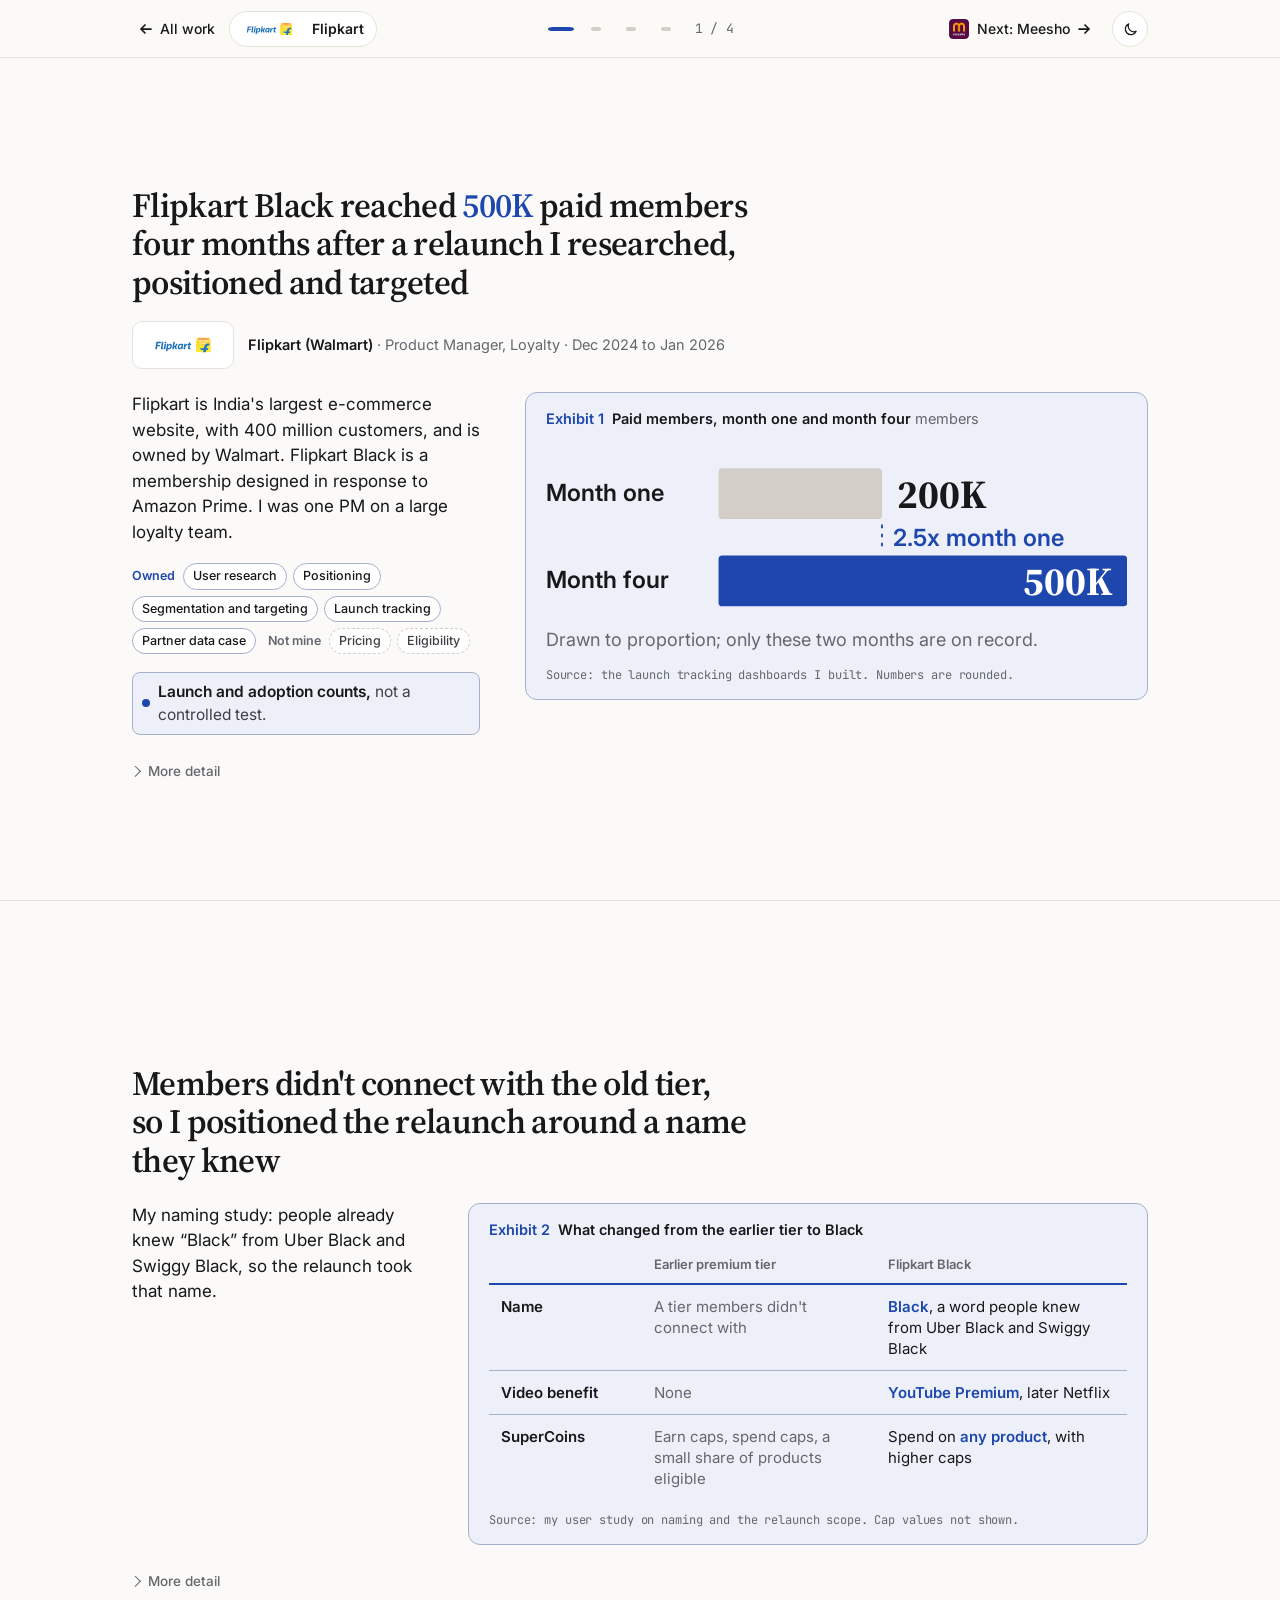
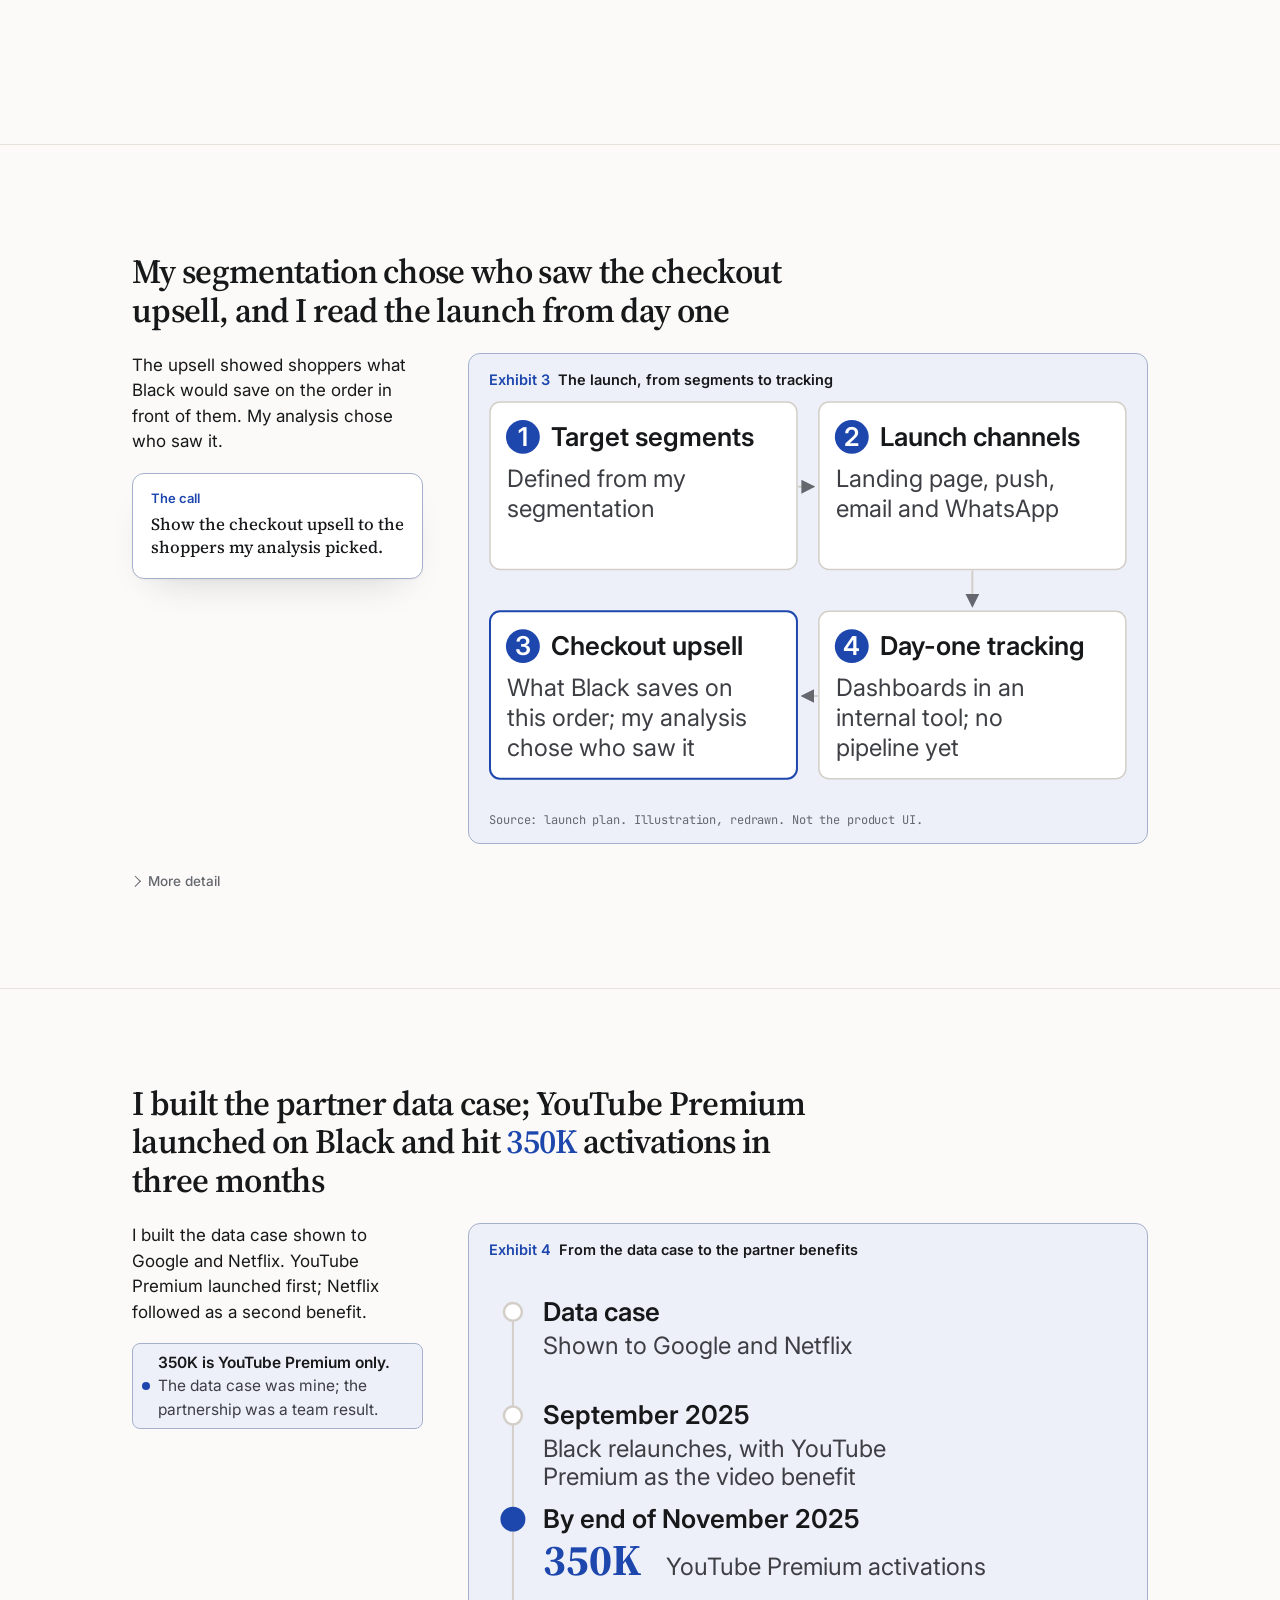
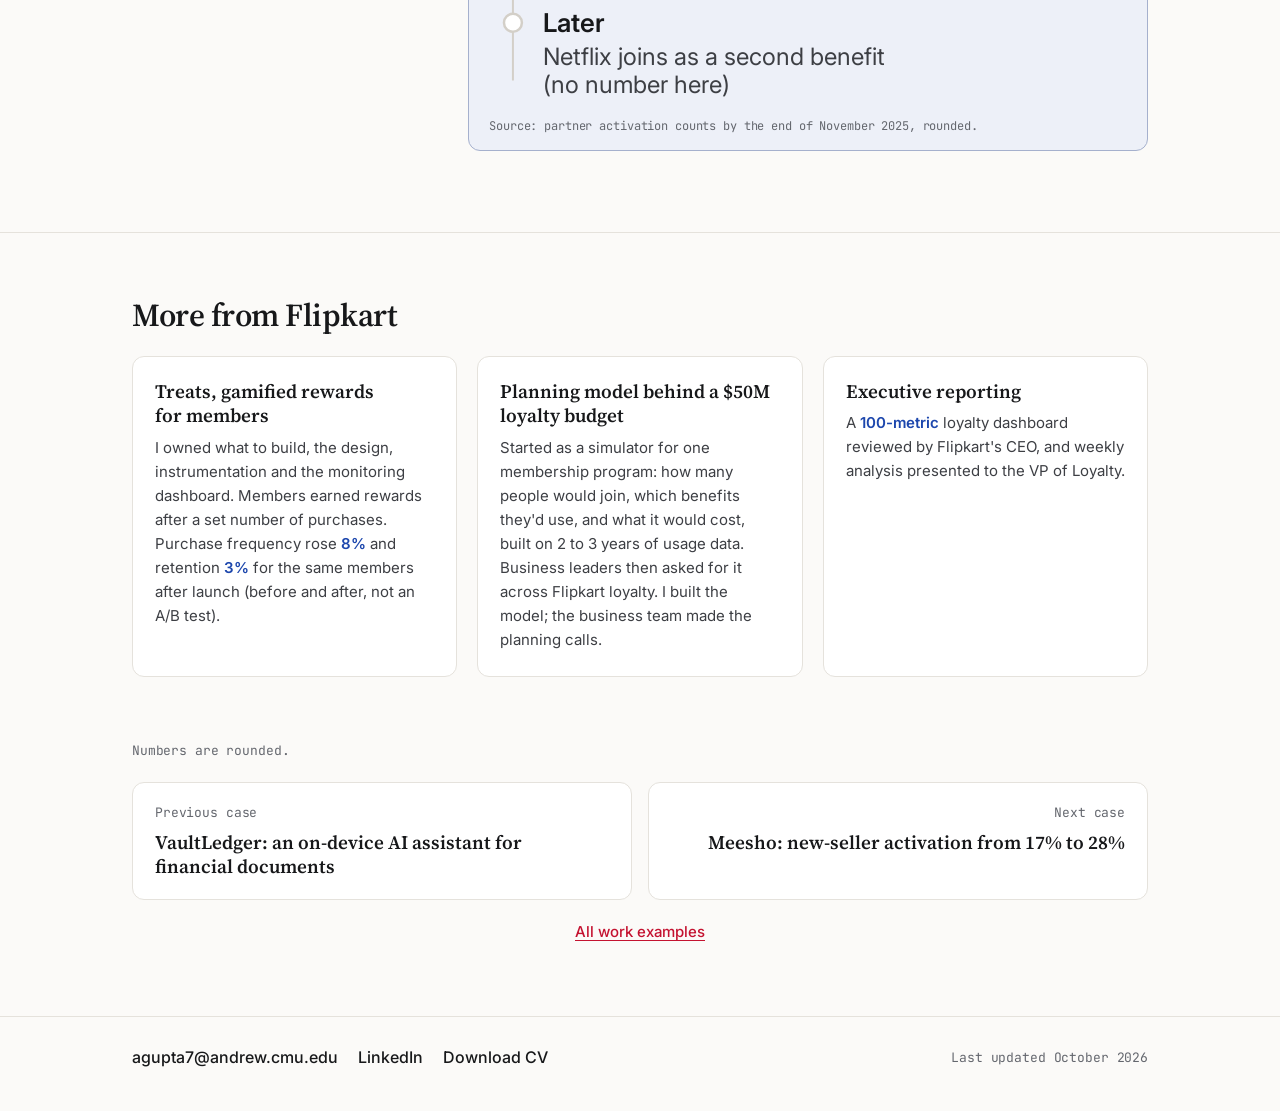
<file: flipkart-black/index.html>
<!doctype html>
<html lang="en" class="case-page" data-case="flipkart-black">
<head>
  <meta charset="utf-8">
  <meta name="viewport" content="width=device-width, initial-scale=1">
  <title>Flipkart Black work example | Abhinav Gupta</title>
  <meta name="description" content="How I worked on the relaunch of Flipkart Black, Flipkart's premium paid membership: research, positioning, targeting and the partner case. 500K paid members in four months.">
  <meta property="og:title" content="Flipkart Black work example | Abhinav Gupta">
  <meta property="og:description" content="How I worked on the relaunch of Flipkart Black, Flipkart's premium paid membership: research, positioning, targeting and the partner case. 500K paid members in four months.">
  <meta property="og:type" content="article">
  <meta property="og:url" content="https://abhinavgupta0809.github.io/flipkart-black/">
  <meta property="og:image" content="https://abhinavgupta0809.github.io/assets/og-flipkart-black.png">
  <meta property="og:image:width" content="1200">
  <meta property="og:image:height" content="630">
  <meta name="twitter:card" content="summary_large_image">
  <meta name="theme-color" content="#fbfaf8" media="(prefers-color-scheme: light)">
  <meta name="theme-color" content="#111113" media="(prefers-color-scheme: dark)">
  <link rel="icon" href="data:image/svg+xml,%3Csvg xmlns='http://www.w3.org/2000/svg' viewBox='0 0 32 32'%3E%3Crect width='32' height='32' fill='%230b0b0c'/%3E%3Ctext x='16' y='22' font-family='Georgia,serif' font-size='18' font-weight='700' text-anchor='middle' fill='%23C41230'%3EAG%3C/text%3E%3C/svg%3E">
  <script>try{var t=localStorage.getItem('theme');if(t==='dark'||t==='light')document.documentElement.setAttribute('data-theme',t)}catch(e){}</script>
  <link rel="preconnect" href="https://fonts.googleapis.com">
  <link rel="preconnect" href="https://fonts.gstatic.com" crossorigin>
  <link href="https://fonts.googleapis.com/css2?family=Inter:wght@400;500;600;700&family=JetBrains+Mono:wght@400;500&family=Source+Serif+4:opsz,wght@8..60,400;8..60,500;8..60,600;8..60,700&display=swap" rel="stylesheet">
  <link rel="stylesheet" href="../styles.css?v=20261031b">
  <link rel="stylesheet" href="../case.css?v=20261031b">
</head>
<body>
  <a class="skip" href="#slide-1">Skip to the slides</a>

  <nav class="topbar deckbar" aria-label="Work example">
    <div class="wrap">
      <div class="deck-left">
        <a class="back" href="../#work"><svg viewBox="0 0 16 16" fill="none" stroke="currentColor" stroke-width="1.75" stroke-linecap="round" stroke-linejoin="round" aria-hidden="true"><path d="M13 8H3M7 4 3 8l4 4"/></svg><span class="back-label">All work</span></a>
        <span class="brand-chip wide"><img src="../assets/logos/flipkart.svg" alt="" height="26"><span class="brand-name">Flipkart</span></span>
      </div>
      <div class="deck-pos">
        <ol class="ticks" aria-label="Slides">
          <li><a href="#slide-1" aria-label="Slide 1: Flipkart Black reached 500K paid members four months after a relaunch I researched, positioned and targeted" title="Flipkart Black reached 500K paid members four months after a relaunch I researched, positioned and targeted"><span></span></a></li>
          <li><a href="#slide-2" aria-label="Slide 2: Members didn't connect with the old tier, so I positioned the relaunch around a name they knew" title="Members didn't connect with the old tier, so I positioned the relaunch around a name they knew"><span></span></a></li>
          <li><a href="#slide-3" aria-label="Slide 3: My segmentation chose who saw the checkout upsell, and I read the launch from day one" title="My segmentation chose who saw the checkout upsell, and I read the launch from day one"><span></span></a></li>
          <li><a href="#slide-4" aria-label="Slide 4: I built the partner data case; YouTube Premium launched on Black and hit 350K activations in three months" title="I built the partner data case; YouTube Premium launched on Black and hit 350K activations in three months"><span></span></a></li>
        </ol>
        <p class="count mono"><span class="visually-hidden">Slide </span><span data-current>1</span><span aria-hidden="true"> / </span><span class="visually-hidden"> of </span>4</p>
      </div>
      <div class="deck-right">
        <a class="next" href="../meesho/"><span class="next-logo square"><img src="../assets/logos/meesho.png" alt="" height="20"></span>Next<span class="next-name">: Meesho</span><svg viewBox="0 0 16 16" fill="none" stroke="currentColor" stroke-width="1.75" stroke-linecap="round" stroke-linejoin="round" aria-hidden="true"><path d="M3 8h10M9 4l4 4-4 4"/></svg></a>
        <button class="theme-toggle" type="button" data-theme-toggle aria-label="Switch theme"><svg class="i-moon" viewBox="0 0 24 24" fill="none" stroke="currentColor" stroke-width="1.75" stroke-linecap="round" stroke-linejoin="round" aria-hidden="true"><path d="M20 14.5A8 8 0 0 1 9.5 4a8 8 0 1 0 10.5 10.5z"/></svg><svg class="i-sun" viewBox="0 0 24 24" fill="none" stroke="currentColor" stroke-width="1.75" stroke-linecap="round" stroke-linejoin="round" aria-hidden="true"><circle cx="12" cy="12" r="4"/><path d="M12 2.5v2M12 19.5v2M4.6 4.6l1.4 1.4M18 18l1.4 1.4M2.5 12h2M19.5 12h2M4.6 19.4 6 18M18 6l1.4-1.4"/></svg></button>
      </div>
    </div>
  </nav>

  <main id="main">
    <section class="slide" id="slide-1" aria-labelledby="s1-title" tabindex="-1">
      <div class="wrap">
        <h2 class="s-title" id="s1-title">Flipkart Black reached <b class="num">500K</b> paid members four months after a relaunch I researched, positioned and targeted</h2>
        <div class="s-sub"><span class="logo logo-big wide"><img src="../assets/logos/flipkart.svg" alt="Flipkart logo" height="44"></span><p class="role"><b>Flipkart (Walmart)</b> · Product Manager, Loyalty · <span class="nw">Dec 2024 to Jan 2026</span></p></div>
        <div class="s-body">
          <div class="s-text">
          <p class="lead">Flipkart is India's largest e-commerce website, with 400 million customers, and is owned by Walmart. Flipkart Black is a membership designed in response to Amazon Prime. I was one PM on a large loyalty team.</p>
          <p class="chips"><span class="chip-k">Owned</span><span class="chip">User research</span><span class="chip">Positioning</span><span class="chip">Segmentation and targeting</span><span class="chip">Launch tracking</span><span class="chip">Partner data case</span><span class="chip-k not">Not mine</span><span class="chip not">Pricing</span><span class="chip not">Eligibility</span></p>
          <p class="stamp"><span><b>Launch and adoption counts,</b> not a controlled test.</span></p>
          </div>
          <figure class="exhibit">
            <figcaption class="ex-title"><span class="ex-no">Exhibit 1</span>Paid members, month one and month four <span class="ex-unit">members</span></figcaption>
            <svg xmlns="http://www.w3.org/2000/svg" viewBox="0 0 640 236" role="img" aria-labelledby="fb1-t fb1-d">
<title id="fb1-t">Paid members, month one and month four</title>
<desc id="fb1-d">Two horizontal bars drawn to proportion: 200K paid members in month one, 500K by month four, 2.5 times the month-one base. Launch and adoption counts, not a controlled test.</desc>
<defs><marker id="fb1-a" viewBox="0 0 10 10" refX="9" refY="5" markerWidth="7" markerHeight="7" orient="auto-start-reverse"><path class="arrow" d="M0 0 10 5 0 10z"/></marker></defs>
<text class="t-h" x="0" y="66">Month one</text>
<rect class="f-dim" x="190" y="30" width="180" height="56" rx="4"/>
<text class="t-num" x="386" y="74">200K</text>
<text class="t-h" x="0" y="162">Month four</text>
<rect class="f-case" x="190" y="126" width="450" height="56" rx="4"/>
<text class="t-num t-on" x="624" y="170" text-anchor="end">500K</text>
<path class="s-dash" d="M370 92 V120"/>
<text class="t-h t-case" x="382" y="116">2.5x month one</text>
<text class="t-s" x="0" y="226">Drawn to proportion; only these two months are on record.</text>
</svg>
            <p class="ex-source">Source: the launch tracking dashboards I built. Numbers are rounded.</p>
          </figure>
        </div>
        <details class="fold">
          <summary>More detail</summary>
          <div class="fold-body">
            <p>Pricing and eligibility sat above me. I gave input on the launch price and built the segmentations behind the eligibility call.</p>
          </div>
        </details>
      </div>
    </section>
    <section class="slide" id="slide-2" aria-labelledby="s2-title" tabindex="-1">
      <div class="wrap">
        <h2 class="s-title" id="s2-title">Members didn't connect with the old tier, so I positioned the relaunch around a name they knew</h2>
        <div class="s-body">
          <div class="s-text">
          <p class="lead">My naming study: people already knew “Black” from Uber Black and Swiggy Black, so the relaunch took that name.</p>
          </div>
          <figure class="exhibit">
            <figcaption class="ex-title"><span class="ex-no">Exhibit 2</span>What changed from the earlier tier to Black</figcaption>
            <table class="ex-table">
              <thead><tr><th scope="col"></th><th scope="col">Earlier premium tier</th><th scope="col">Flipkart Black</th></tr></thead>
              <tbody>
                <tr><th scope="row">Name</th><td class="was">A tier members didn't connect with</td><td class="after"><b>Black</b>, a word people knew from Uber Black and Swiggy Black</td></tr>
                <tr><th scope="row">Video benefit</th><td class="was">None</td><td class="after"><b>YouTube Premium</b>, later Netflix</td></tr>
                <tr><th scope="row">SuperCoins</th><td class="was">Earn caps, spend caps, a small share of products eligible</td><td class="after">Spend on <b>any product</b>, with higher caps</td></tr>
              </tbody>
            </table>
            <p class="ex-source">Source: my user study on naming and the relaunch scope. Cap values not shown.</p>
          </figure>
        </div>
        <details class="fold">
          <summary>More detail</summary>
          <div class="fold-body">
            <p>The earlier tier wasn't landing, and it had no video benefit to set against rival memberships. I ran the user study on naming and positioned the relaunch around the name it picked.</p>
          </div>
        </details>
      </div>
    </section>
    <section class="slide" id="slide-3" aria-labelledby="s3-title" tabindex="-1">
      <div class="wrap">
        <h2 class="s-title" id="s3-title">My segmentation chose who saw the checkout upsell, and I read the launch from day one</h2>
        <div class="s-body">
          <div class="s-text">
          <p class="lead">The upsell showed shoppers what Black would save on the order in front of them. My analysis chose who saw it.</p>
          <aside class="decision" aria-label="The call">
            <h3>The call</h3>
            <p class="call">Show the checkout upsell to the shoppers my analysis picked.</p>
          </aside>
          </div>
          <figure class="exhibit">
            <figcaption class="ex-title"><span class="ex-no">Exhibit 3</span>The launch, from segments to tracking</figcaption>
            <svg xmlns="http://www.w3.org/2000/svg" viewBox="0 0 640 400" role="img" aria-labelledby="ff3-t ff3-d">
<title id="ff3-t">How the launch was targeted and tracked</title>
<desc id="ff3-d">Four steps in a loop: target segments defined from my segmentation; launch channels, a landing page plus push, email and WhatsApp; the checkout upsell, which showed what Black would save on this order, with my analysis choosing who saw it; and tracking dashboards from day one, built in an internal tool because the data pipeline was not ready. Illustration, redrawn. Not the product UI.</desc>
<defs><marker id="ff3-a" viewBox="0 0 10 10" refX="9" refY="5" markerWidth="7" markerHeight="7" orient="auto-start-reverse"><path class="arrow" d="M0 0 10 5 0 10z"/></marker></defs>
<rect class="box" x="1" y="1" width="308" height="168" rx="10"/>
<circle class="f-case" cx="34" cy="36" r="17"/>
<text class="t-h t-on" x="34" y="45" text-anchor="middle">1</text>
<text class="t-h" x="62" y="45">Target segments</text>
<text class="t-b" x="18" y="86">Defined from my</text>
<text class="t-b" x="18" y="116">segmentation</text>
<rect class="box" x="331" y="1" width="308" height="168" rx="10"/>
<circle class="f-case" cx="364" cy="36" r="17"/>
<text class="t-h t-on" x="364" y="45" text-anchor="middle">2</text>
<text class="t-h" x="392" y="45">Launch channels</text>
<text class="t-b" x="348" y="86">Landing page, push,</text>
<text class="t-b" x="348" y="116">email and WhatsApp</text>
<rect class="box-case" x="1" y="211" width="308" height="168" rx="10"/>
<circle class="f-case" cx="34" cy="246" r="17"/>
<text class="t-h t-on" x="34" y="255" text-anchor="middle">3</text>
<text class="t-h" x="62" y="255">Checkout upsell</text>
<text class="t-b" x="18" y="296">What Black saves on</text>
<text class="t-b" x="18" y="326">this order; my analysis</text>
<text class="t-b" x="18" y="356">chose who saw it</text>
<rect class="box" x="331" y="211" width="308" height="168" rx="10"/>
<circle class="f-case" cx="364" cy="246" r="17"/>
<text class="t-h t-on" x="364" y="255" text-anchor="middle">4</text>
<text class="t-h" x="392" y="255">Day-one tracking</text>
<text class="t-b" x="348" y="296">Dashboards in an</text>
<text class="t-b" x="348" y="326">internal tool; no</text>
<text class="t-b" x="348" y="356">pipeline yet</text>
<path class="s-line" d="M310 86 H326" marker-end="url(#ff3-a)"/>
<path class="s-line" d="M485 170 V206" marker-end="url(#ff3-a)"/>
<path class="s-line" d="M330 296 H314" marker-end="url(#ff3-a)"/>
</svg>
            <p class="ex-source">Source: launch plan. Illustration, redrawn. Not the product UI.</p>
          </figure>
        </div>
        <details class="fold">
          <summary>More detail</summary>
          <div class="fold-body">
            <p>I defined the target segments and designed the landing page and the push, email and WhatsApp notifications. No data pipeline was ready at launch, so I built the tracking in the tool that existed and read the launch from day one.</p>
          </div>
        </details>
      </div>
    </section>
    <section class="slide" id="slide-4" aria-labelledby="s4-title" tabindex="-1">
      <div class="wrap">
        <h2 class="s-title" id="s4-title">I built the partner data case; YouTube Premium launched on Black and hit <b class="num">350K</b> activations in three months</h2>
        <div class="s-body">
          <div class="s-text">
          <p class="lead">I built the data case shown to Google and Netflix. YouTube Premium launched first; Netflix followed as a second benefit.</p>
          <p class="stamp"><span><b>350K is YouTube Premium only.</b> The data case was mine; the partnership was a team result.</span></p>
          </div>
          <figure class="exhibit">
            <figcaption class="ex-title"><span class="ex-no">Exhibit 4</span>From the data case to the partner benefits</figcaption>
            <svg xmlns="http://www.w3.org/2000/svg" viewBox="0 0 640 436" role="img" aria-labelledby="ft4-t ft4-d">
<title id="ft4-t">From the data case to 350K YouTube Premium activations</title>
<desc id="ft4-d">A timeline in four rows: the data case shown to Google and Netflix; September 2025, Black relaunches with YouTube Premium as the video benefit; by the end of November 2025, 350K YouTube Premium activations; later, Netflix joins as a second benefit, with no number here.</desc>
<defs><marker id="ft4-a" viewBox="0 0 10 10" refX="9" refY="5" markerWidth="7" markerHeight="7" orient="auto-start-reverse"><path class="arrow" d="M0 0 10 5 0 10z"/></marker></defs>
<path class="s-line" d="M24 30 V410"/>
<circle class="f-surface" cx="24" cy="40" r="9" stroke="var(--line-strong)" stroke-width="2.5"/>
<text class="t-h" x="54" y="49">Data case</text>
<text class="t-b" x="54" y="82">Shown to Google and Netflix</text>
<circle class="f-surface" cx="24" cy="144" r="9" stroke="var(--line-strong)" stroke-width="2.5"/>
<text class="t-h" x="54" y="153">September 2025</text>
<text class="t-b" x="54" y="186">Black relaunches, with YouTube</text>
<text class="t-b" x="54" y="214">Premium as the video benefit</text>
<circle class="f-case" cx="24" cy="248" r="11" stroke="var(--case)" stroke-width="3"/>
<text class="t-h" x="54" y="257">By end of November 2025</text>
<text class="t-num on" x="54" y="304" font-size="40">350K</text><text class="t-b" x="178" y="304">YouTube Premium activations</text>
<circle class="f-surface" cx="24" cy="352" r="9" stroke="var(--line-strong)" stroke-width="2.5"/>
<text class="t-h" x="54" y="361">Later</text>
<text class="t-b" x="54" y="394">Netflix joins as a second benefit</text>
<text class="t-b" x="54" y="422">(no number here)</text>
</svg>
            <p class="ex-source">Source: partner activation counts by the end of November 2025, rounded.</p>
          </figure>
        </div>
      </div>
    </section>

    <section class="more" aria-labelledby="more-title">
      <div class="wrap">
        <h2 id="more-title">More from Flipkart</h2>
        <div class="more-grid">
          <article class="more-card">
            <h3>Treats, gamified rewards for members</h3>
            <p>I owned what to build, the design, instrumentation and the monitoring dashboard. Members earned rewards after a set number of purchases. Purchase frequency rose <b class="num">8%</b> and retention <b class="num">3%</b> for the same members after launch (before and after, not an A/B test).</p>
          </article>
          <article class="more-card">
            <h3>Planning model behind a $50M loyalty budget</h3>
            <p>Started as a simulator for one membership program: how many people would join, which benefits they'd use, and what it would cost, built on 2 to 3 years of usage data. Business leaders then asked for it across Flipkart loyalty. I built the model; the business team made the planning calls.</p>
          </article>
          <article class="more-card">
            <h3>Executive reporting</h3>
            <p>A <b class="num">100-metric</b> loyalty dashboard reviewed by Flipkart's CEO, and weekly analysis presented to the VP of Loyalty.</p>
          </article>
        </div>
      </div>
    </section>
    <section class="case-end" aria-label="More work examples">
      <div class="wrap">
        <p class="rounded mono">Numbers are rounded.</p>
        <nav class="pager" aria-label="Other work examples">
          <a class="prev" href="../vaultledger/"><span class="k mono">Previous case</span><span class="t">VaultLedger: an <span class="nw">on-device</span> AI assistant for financial documents</span></a>
          <a class="next" href="../meesho/"><span class="k mono">Next case</span><span class="t">Meesho: new-seller activation from <span class="nw">17% to 28%</span></span></a>
        </nav>
        <p class="pager-all"><a href="../#work">All work examples</a></p>
      </div>
    </section>
  </main>

  <footer class="site-foot page-foot">
    <div class="wrap">
      <ul class="foot-links">
        <li><a href="mailto:agupta7@andrew.cmu.edu">agupta7@andrew.cmu.edu</a></li>
        <li><a href="https://linkedin.com/in/abhinavgupta0809" target="_blank" rel="noopener">LinkedIn</a></li>
        <li><a href="../assets/Abhinav-Gupta-CV.pdf" download>Download CV</a></li>
      </ul>
      <p class="mono">Last updated October 2026</p>
    </div>
  </footer>

  <script src="../theme.js"></script>
  <script src="../case.js"></script>
</body>
</html>
</file>
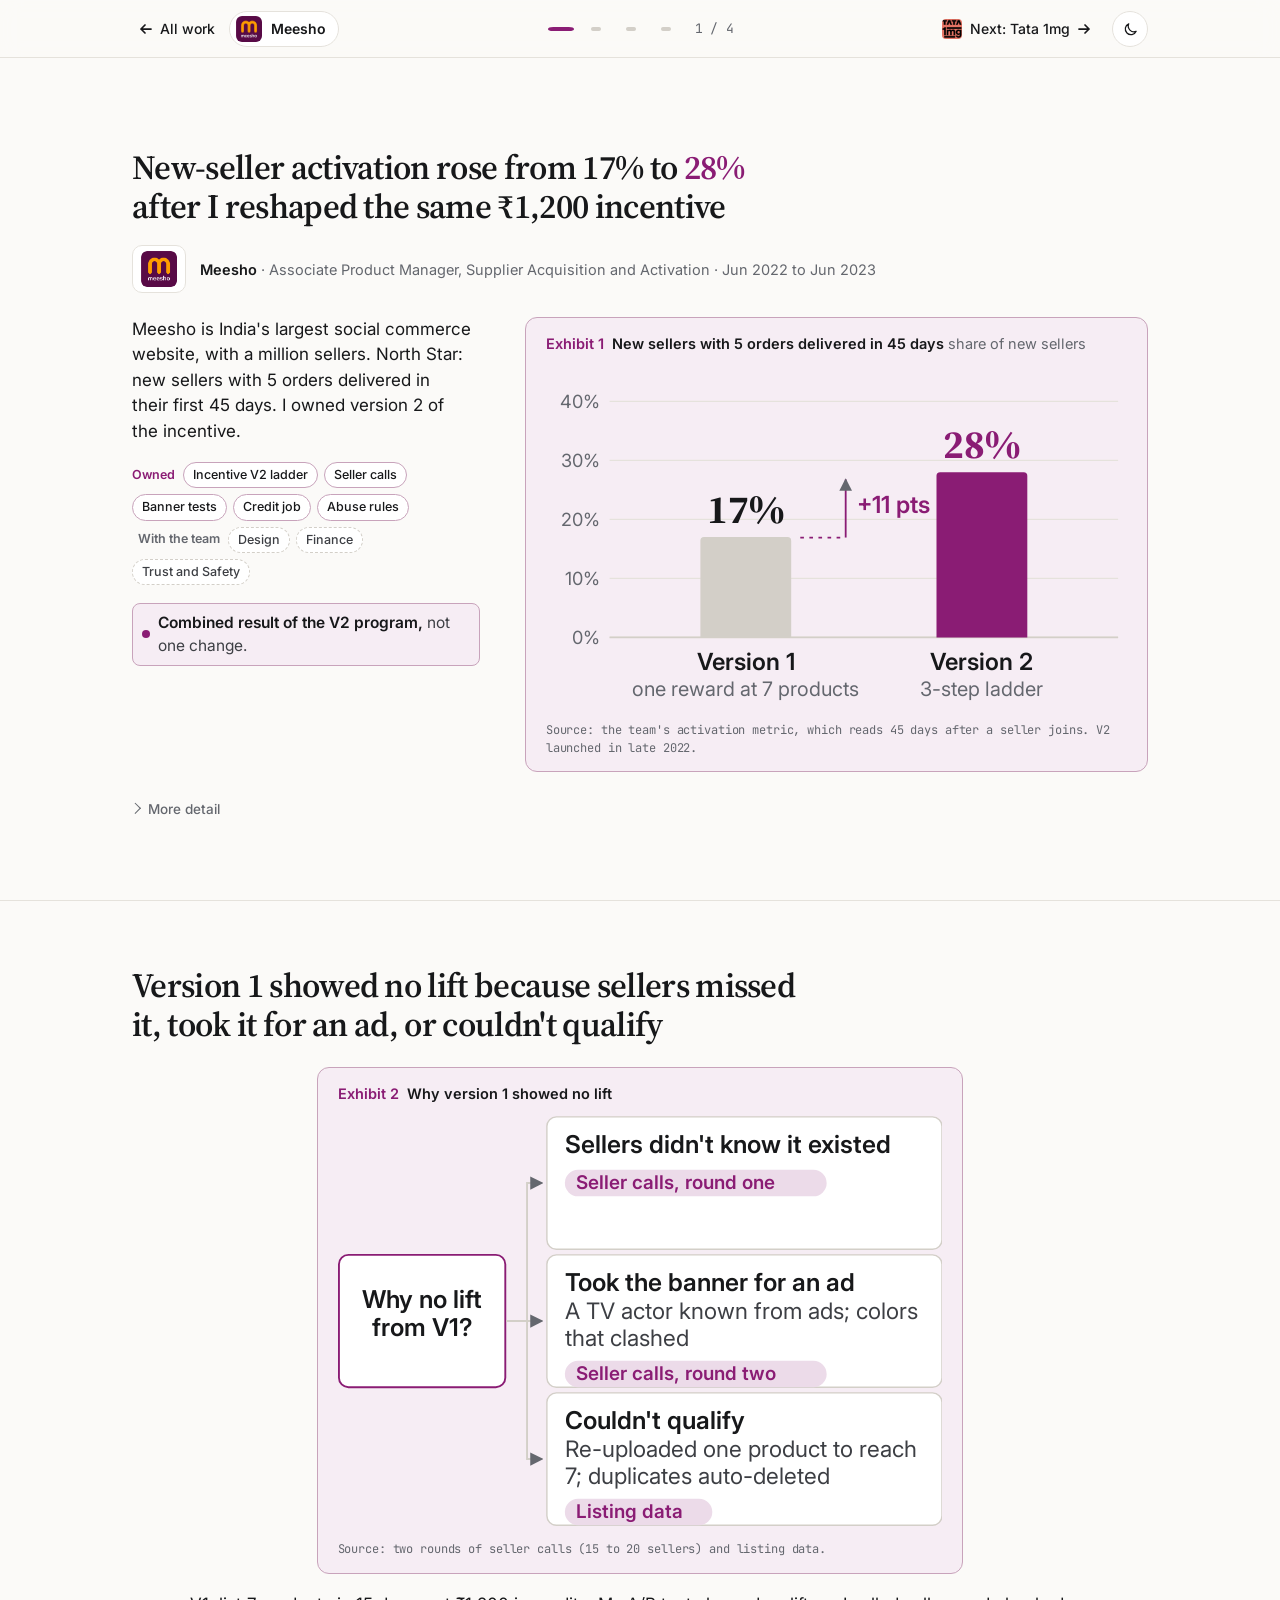
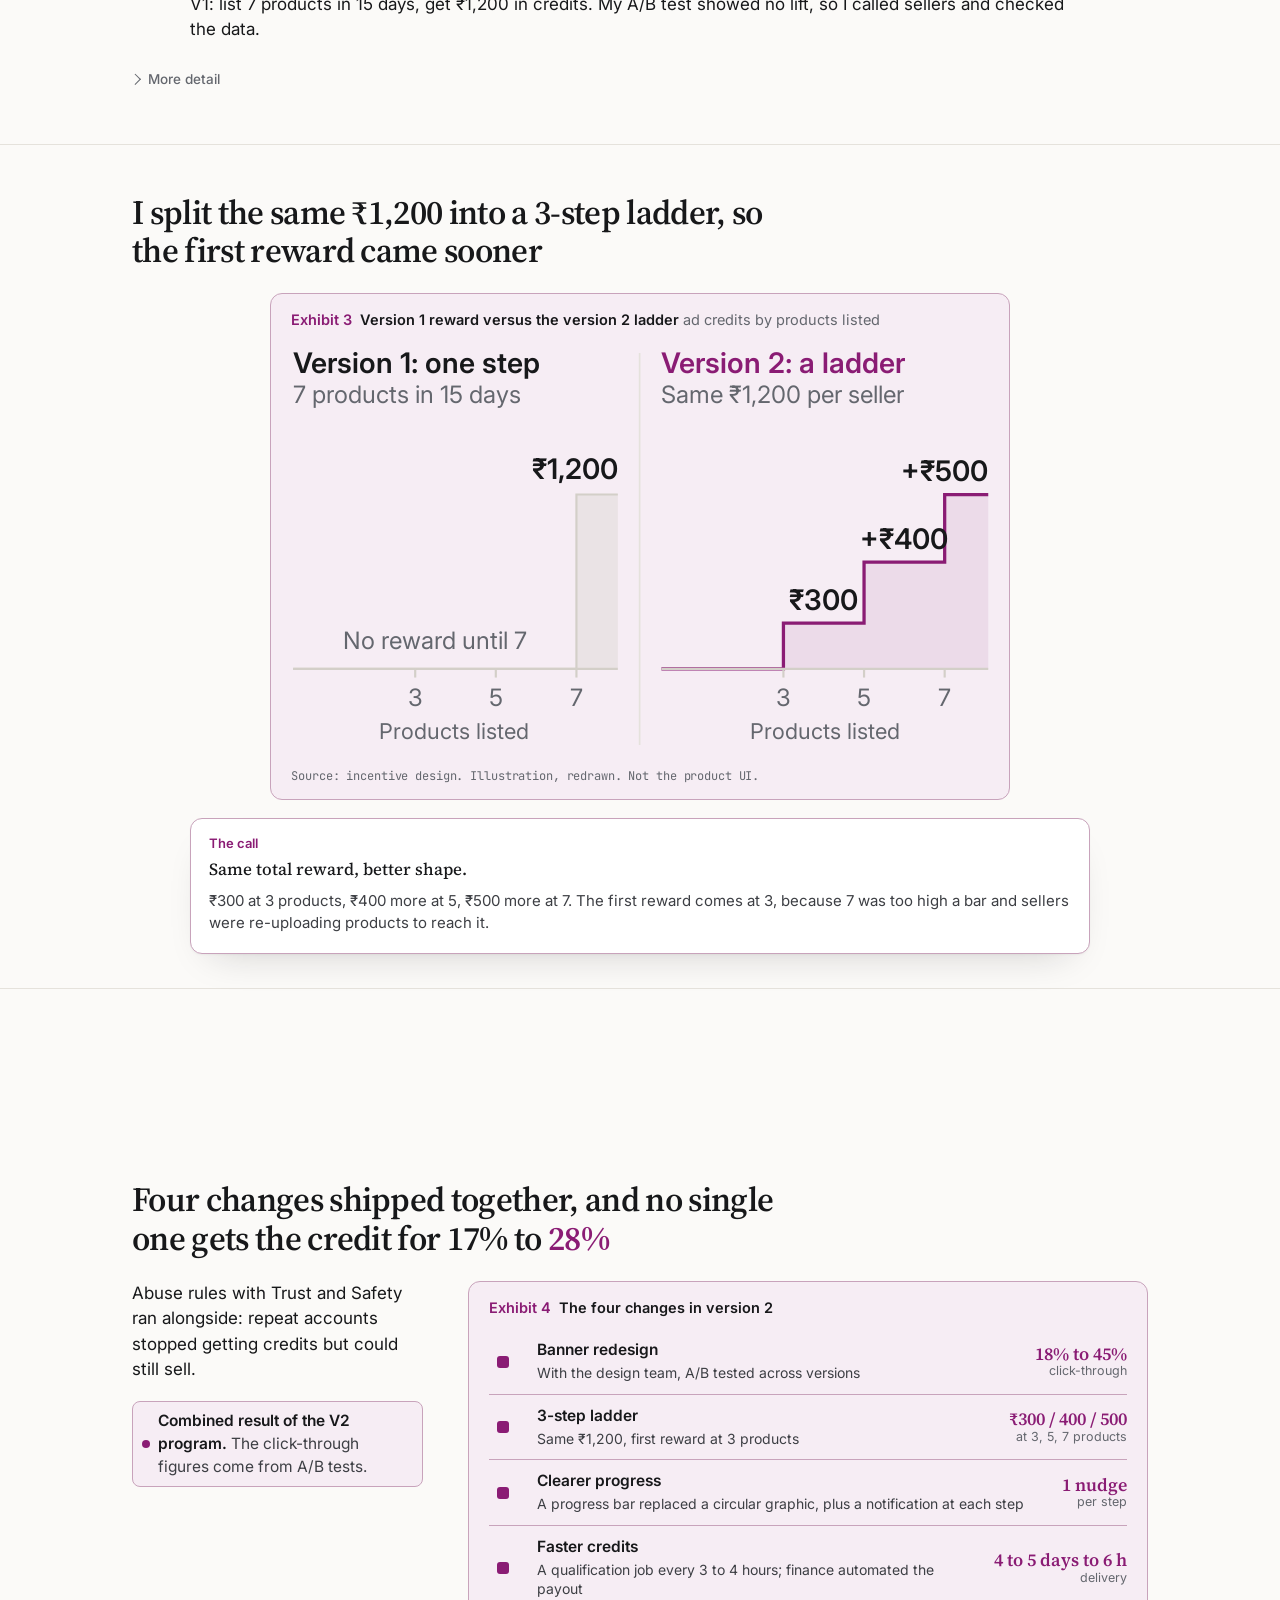
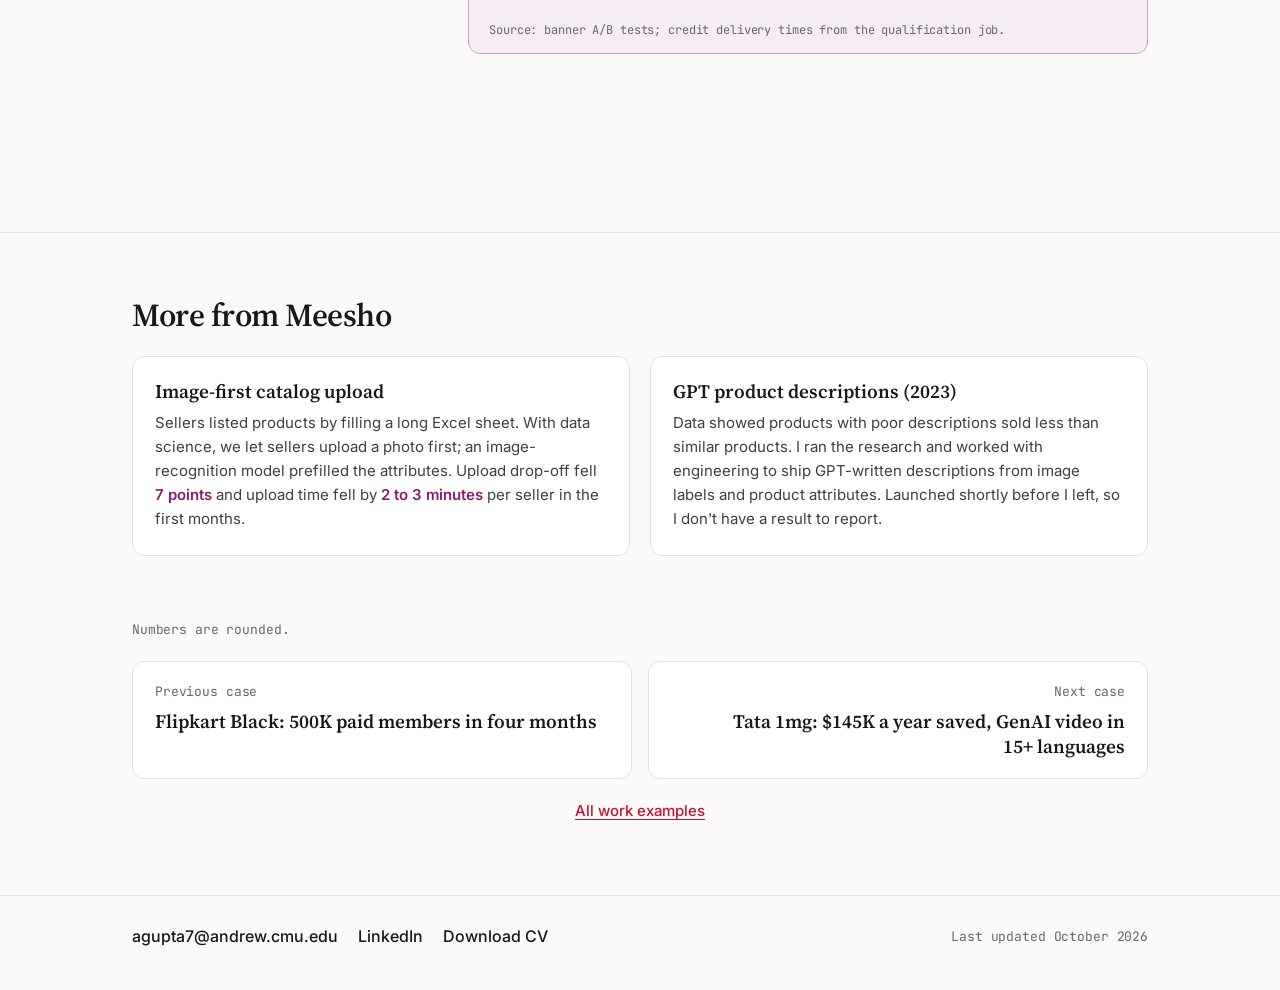
<file: meesho/index.html>
<!doctype html>
<html lang="en" class="case-page" data-case="meesho">
<head>
  <meta charset="utf-8">
  <meta name="viewport" content="width=device-width, initial-scale=1">
  <title>Meesho work example | Abhinav Gupta</title>
  <meta name="description" content="How I raised Meesho new-seller activation from 17% to 28%: seller calls, a broken incentive, and the 3-step ad-credit ladder that replaced it at the same reward per seller.">
  <meta property="og:title" content="Meesho work example | Abhinav Gupta">
  <meta property="og:description" content="How I raised Meesho new-seller activation from 17% to 28%: seller calls, a broken incentive, and the 3-step ad-credit ladder that replaced it at the same reward per seller.">
  <meta property="og:type" content="article">
  <meta property="og:url" content="https://abhinavgupta0809.github.io/meesho/">
  <meta property="og:image" content="https://abhinavgupta0809.github.io/assets/og-meesho.png">
  <meta property="og:image:width" content="1200">
  <meta property="og:image:height" content="630">
  <meta name="twitter:card" content="summary_large_image">
  <meta name="theme-color" content="#fbfaf8" media="(prefers-color-scheme: light)">
  <meta name="theme-color" content="#111113" media="(prefers-color-scheme: dark)">
  <link rel="icon" href="data:image/svg+xml,%3Csvg xmlns='http://www.w3.org/2000/svg' viewBox='0 0 32 32'%3E%3Crect width='32' height='32' fill='%230b0b0c'/%3E%3Ctext x='16' y='22' font-family='Georgia,serif' font-size='18' font-weight='700' text-anchor='middle' fill='%23C41230'%3EAG%3C/text%3E%3C/svg%3E">
  <script>try{var t=localStorage.getItem('theme');if(t==='dark'||t==='light')document.documentElement.setAttribute('data-theme',t)}catch(e){}</script>
  <link rel="preconnect" href="https://fonts.googleapis.com">
  <link rel="preconnect" href="https://fonts.gstatic.com" crossorigin>
  <link href="https://fonts.googleapis.com/css2?family=Inter:wght@400;500;600;700&family=JetBrains+Mono:wght@400;500&family=Source+Serif+4:opsz,wght@8..60,400;8..60,500;8..60,600;8..60,700&display=swap" rel="stylesheet">
  <link rel="stylesheet" href="../styles.css?v=20261031b">
  <link rel="stylesheet" href="../case.css?v=20261031b">
</head>
<body>
  <a class="skip" href="#slide-1">Skip to the slides</a>

  <nav class="topbar deckbar" aria-label="Work example">
    <div class="wrap">
      <div class="deck-left">
        <a class="back" href="../#work"><svg viewBox="0 0 16 16" fill="none" stroke="currentColor" stroke-width="1.75" stroke-linecap="round" stroke-linejoin="round" aria-hidden="true"><path d="M13 8H3M7 4 3 8l4 4"/></svg><span class="back-label">All work</span></a>
        <span class="brand-chip square"><img src="../assets/logos/meesho.png" alt="" height="26"><span class="brand-name">Meesho</span></span>
      </div>
      <div class="deck-pos">
        <ol class="ticks" aria-label="Slides">
          <li><a href="#slide-1" aria-label="Slide 1: New-seller activation rose from 17% to 28% after I reshaped the same ₹1,200 incentive" title="New-seller activation rose from 17% to 28% after I reshaped the same ₹1,200 incentive"><span></span></a></li>
          <li><a href="#slide-2" aria-label="Slide 2: Version 1 showed no lift because sellers missed it, took it for an ad, or couldn't qualify" title="Version 1 showed no lift because sellers missed it, took it for an ad, or couldn't qualify"><span></span></a></li>
          <li><a href="#slide-3" aria-label="Slide 3: I split the same ₹1,200 into a 3-step ladder, so the first reward came sooner" title="I split the same ₹1,200 into a 3-step ladder, so the first reward came sooner"><span></span></a></li>
          <li><a href="#slide-4" aria-label="Slide 4: Four changes shipped together, and no single one gets the credit for 17% to 28%" title="Four changes shipped together, and no single one gets the credit for 17% to 28%"><span></span></a></li>
        </ol>
        <p class="count mono"><span class="visually-hidden">Slide </span><span data-current>1</span><span aria-hidden="true"> / </span><span class="visually-hidden"> of </span>4</p>
      </div>
      <div class="deck-right">
        <a class="next" href="../tata-1mg/"><span class="next-logo square"><img src="../assets/logos/tata-1mg.png" alt="" height="20"></span>Next<span class="next-name">: Tata 1mg</span><svg viewBox="0 0 16 16" fill="none" stroke="currentColor" stroke-width="1.75" stroke-linecap="round" stroke-linejoin="round" aria-hidden="true"><path d="M3 8h10M9 4l4 4-4 4"/></svg></a>
        <button class="theme-toggle" type="button" data-theme-toggle aria-label="Switch theme"><svg class="i-moon" viewBox="0 0 24 24" fill="none" stroke="currentColor" stroke-width="1.75" stroke-linecap="round" stroke-linejoin="round" aria-hidden="true"><path d="M20 14.5A8 8 0 0 1 9.5 4a8 8 0 1 0 10.5 10.5z"/></svg><svg class="i-sun" viewBox="0 0 24 24" fill="none" stroke="currentColor" stroke-width="1.75" stroke-linecap="round" stroke-linejoin="round" aria-hidden="true"><circle cx="12" cy="12" r="4"/><path d="M12 2.5v2M12 19.5v2M4.6 4.6l1.4 1.4M18 18l1.4 1.4M2.5 12h2M19.5 12h2M4.6 19.4 6 18M18 6l1.4-1.4"/></svg></button>
      </div>
    </div>
  </nav>

  <main id="main">
    <section class="slide" id="slide-1" aria-labelledby="s1-title" tabindex="-1">
      <div class="wrap">
        <h2 class="s-title" id="s1-title">New-seller activation rose from 17% to <b class="num">28%</b> after I reshaped the same ₹1,200 incentive</h2>
        <div class="s-sub"><span class="logo logo-big square"><img src="../assets/logos/meesho.png" alt="Meesho logo" height="44"></span><p class="role"><b>Meesho</b> · Associate Product Manager, Supplier Acquisition and Activation · <span class="nw">Jun 2022 to Jun 2023</span></p></div>
        <div class="s-body">
          <div class="s-text">
          <p class="lead">Meesho is India's largest social commerce website, with a million sellers. North Star: new sellers with 5 orders delivered in their first 45 days. I owned version 2 of the incentive.</p>
          <p class="chips"><span class="chip-k">Owned</span><span class="chip">Incentive V2 ladder</span><span class="chip">Seller calls</span><span class="chip">Banner tests</span><span class="chip">Credit job</span><span class="chip">Abuse rules</span><span class="chip-k not">With the team</span><span class="chip not">Design</span><span class="chip not">Finance</span><span class="chip not">Trust and Safety</span></p>
          <p class="stamp"><span><b>Combined result of the V2 program,</b> not one change.</span></p>
          </div>
          <figure class="exhibit">
            <figcaption class="ex-title"><span class="ex-no">Exhibit 1</span>New sellers with 5 orders delivered in 45 days <span class="ex-unit">share of new sellers</span></figcaption>
            <svg xmlns="http://www.w3.org/2000/svg" viewBox="0 0 640 380" role="img" aria-labelledby="mb1-t mb1-d">
<title id="mb1-t">New sellers with 5 orders delivered in their first 45 days</title>
<desc id="mb1-d">Two columns on a 0 to 40 percent scale: 17 percent under version 1, 28 percent under version 2, 11 points higher. Combined result of the version 2 program.</desc>
<defs><marker id="mb1-a" viewBox="0 0 10 10" refX="9" refY="5" markerWidth="7" markerHeight="7" orient="auto-start-reverse"><path class="arrow" d="M0 0 10 5 0 10z"/></marker></defs>
<path class="s-hair" d="M70 300 H630"/>
<text class="t-s" x="60" y="307" text-anchor="end">0%</text>
<path class="s-hair" d="M70 235 H630"/>
<text class="t-s" x="60" y="242" text-anchor="end">10%</text>
<path class="s-hair" d="M70 170 H630"/>
<text class="t-s" x="60" y="177" text-anchor="end">20%</text>
<path class="s-hair" d="M70 105 H630"/>
<text class="t-s" x="60" y="112" text-anchor="end">30%</text>
<path class="s-hair" d="M70 40 H630"/>
<text class="t-s" x="60" y="47" text-anchor="end">40%</text>
<path class="s-line" d="M70 300 H630"/>
<path class="f-dim" d="M170 300 V193.5 Q170 189.5 174 189.5 H266 Q270 189.5 270 193.5 V300 Z"/>
<text class="t-num" x="220" y="174" text-anchor="middle">17%</text>
<text class="t-h" x="220" y="336" text-anchor="middle">Version 1</text>
<text class="t-m" x="220" y="364" text-anchor="middle">one reward at 7 products</text>
<path class="f-case" d="M430 300 V122.0 Q430 118.0 434 118.0 H526 Q530 118.0 530 122.0 V300 Z"/>
<text class="t-num on" x="480" y="102" text-anchor="middle">28%</text>
<text class="t-h" x="480" y="336" text-anchor="middle">Version 2</text>
<text class="t-m" x="480" y="364" text-anchor="middle">3-step ladder</text>
<path class="s-dash" d="M280 190 H330"/>
<path class="s-case2" d="M330 190 V126" marker-end="url(#mb1-a)"/>
<text class="t-h t-case" x="342" y="163">+11 pts</text>
</svg>
            <p class="ex-source">Source: the team's activation metric, which reads 45 days after a seller joins. V2 launched in late 2022.</p>
          </figure>
        </div>
        <details class="fold">
          <summary>More detail</summary>
          <div class="fold-body">
            <p>Meesho onboarded 1,500 new sellers a day, many selling online for the first time. Design drew the banner, finance automated the payout, Trust and Safety built the detection, and a big team ran the nudges and calls.</p>
          </div>
        </details>
      </div>
    </section>
    <section class="slide" id="slide-2" aria-labelledby="s2-title" tabindex="-1">
      <div class="wrap">
        <h2 class="s-title" id="s2-title">Version 1 showed no lift because sellers missed it, took it for an ad, or couldn't qualify</h2>
        <div class="s-body wide">
          <div class="s-text">
          <p class="lead">V1: list 7 products in 15 days, get ₹1,200 in credits. My A/B test showed no lift, so I called sellers and checked the data.</p>
          </div>
          <figure class="exhibit">
            <figcaption class="ex-title"><span class="ex-no">Exhibit 2</span>Why version 1 showed no lift</figcaption>
            <svg xmlns="http://www.w3.org/2000/svg" viewBox="0 0 640 438" role="img" aria-labelledby="mt2-t mt2-d">
<title id="mt2-t">Why version 1 showed no lift: three causes and their evidence</title>
<desc id="mt2-d">An issue tree. Root: why did version 1 show no lift? Three branches. One, many sellers did not know it existed, from the first round of seller calls. Two, sellers took the banner for an advertisement because it featured a TV actor known from ads and its colors clashed, from the second round of calls. Three, sellers could not qualify: they re-uploaded the same product to reach 7 and duplicates were auto-deleted, from listing data.</desc>
<defs><marker id="mt2-a" viewBox="0 0 10 10" refX="9" refY="5" markerWidth="7" markerHeight="7" orient="auto-start-reverse"><path class="arrow" d="M0 0 10 5 0 10z"/></marker></defs>
<rect class="box-case" x="1" y="148" width="176" height="140" rx="10"/>
<text class="t-h" x="89" y="204" text-anchor="middle">Why no lift</text>
<text class="t-h" x="89" y="234" text-anchor="middle">from V1?</text>
<path class="s-line" d="M178 218 H200 V72 H216" marker-end="url(#mt2-a)"/>
<rect class="box" x="221" y="2" width="418" height="140" rx="10"/>
<text class="t-h" x="240" y="40">Sellers didn't know it existed</text>
<rect class="f-tint" x="240" y="58" width="277" height="28" rx="14"/>
<text class="t-s t-case" x="252" y="78">Seller calls, round one</text>
<path class="s-line" d="M178 218 H216" marker-end="url(#mt2-a)"/>
<rect class="box" x="221" y="148" width="418" height="140" rx="10"/>
<text class="t-h" x="240" y="186">Took the banner for an ad</text>
<text class="t-b" x="240" y="216">A TV actor known from ads; colors</text>
<text class="t-b" x="240" y="244">that clashed</text>
<rect class="f-tint" x="240" y="260" width="277" height="28" rx="14"/>
<text class="t-s t-case" x="252" y="280">Seller calls, round two</text>
<path class="s-line" d="M178 218 H200 V364 H216" marker-end="url(#mt2-a)"/>
<rect class="box" x="221" y="294" width="418" height="140" rx="10"/>
<text class="t-h" x="240" y="332">Couldn't qualify</text>
<text class="t-b" x="240" y="362">Re-uploaded one product to reach</text>
<text class="t-b" x="240" y="390">7; duplicates auto-deleted</text>
<rect class="f-tint" x="240" y="406" width="156" height="28" rx="14"/>
<text class="t-s t-case" x="252" y="426">Listing data</text>
</svg>
            <p class="ex-source">Source: two rounds of seller calls (15 to 20 sellers) and listing data.</p>
          </figure>
        </div>
        <details class="fold">
          <summary>More detail</summary>
          <div class="fold-body">
            <p>I called 15 to 20 sellers in the first round, ran a second round when the data couldn't explain the banner, and then checked the listing data for the duplicate uploads.</p>
          </div>
        </details>
      </div>
    </section>
    <section class="slide" id="slide-3" aria-labelledby="s3-title" tabindex="-1">
      <div class="wrap">
        <h2 class="s-title" id="s3-title">I split the same ₹1,200 into a 3-step ladder, so the first reward came sooner</h2>
        <div class="s-body wide">
          <div class="s-text">
          <aside class="decision" aria-label="The call">
            <h3>The call</h3>
            <p class="call">Same total reward, better shape.</p>
            <p class="call-note">₹300 at 3 products, ₹400 more at 5, ₹500 more at 7. The first reward comes at 3, because 7 was too high a bar and sellers were re-uploading products to reach it.</p>
          </aside>
          </div>
          <figure class="exhibit">
            <figcaption class="ex-title"><span class="ex-no">Exhibit 3</span>Version 1 reward versus the version 2 ladder <span class="ex-unit">ad credits by products listed</span></figcaption>
            <svg xmlns="http://www.w3.org/2000/svg" viewBox="0 0 640 380" role="img" aria-labelledby="ml3-t ml3-d">
<title id="ml3-t">Version 1 reward versus the version 2 ladder</title>
<desc id="ml3-d">Two step charts of ad credits against products listed. Version 1: nothing until a new seller lists 7 products within 15 days, then one reward of 1,200 rupees. Version 2: 300 rupees at 3 products, 400 more at 5 and 500 more at 7, the same 1,200 rupees per seller with an easier first step.</desc>
<defs><marker id="ml3-a" viewBox="0 0 10 10" refX="9" refY="5" markerWidth="7" markerHeight="7" orient="auto-start-reverse"><path class="arrow" d="M0 0 10 5 0 10z"/></marker></defs>
<text class="t-h" x="2" y="28">Version 1: one step</text>
<text class="t-m" x="2" y="56">7 products in 15 days</text>
<path class="f-dim" opacity=".35" d="M2 300 H262 V140 H300 V300 Z"/>
<path class="s-line" stroke-width="3" d="M2 300 H262 V140 H300"/>
<path class="s-line" d="M2 300 H300"/>
<path class="s-line" d="M114 300 v8"/>
<text class="t-m" x="114" y="334" text-anchor="middle">3</text>
<path class="s-line" d="M188 300 v8"/>
<text class="t-m" x="188" y="334" text-anchor="middle">5</text>
<path class="s-line" d="M262 300 v8"/>
<text class="t-m" x="262" y="334" text-anchor="middle">7</text>
<text class="t-s" x="150" y="364" text-anchor="middle">Products listed</text>
<text class="t-h" x="300" y="126" text-anchor="end">₹1,200</text>
<text class="t-m" x="132" y="282" text-anchor="middle">No reward until 7</text>
<path class="s-hair" d="M320 10 V370"/>
<text class="t-h t-case" x="340" y="28">Version 2: a ladder</text>
<text class="t-m" x="340" y="56">Same ₹1,200 per seller</text>
<path class="f-tint" d="M340 300 H452 V258 H526 V202 H600 V140 H640 V300 Z"/>
<path class="s-case" d="M340 300 H452 V258 H526 V202 H600 V140 H640"/>
<path class="s-line" d="M340 300 H640"/>
<path class="s-line" d="M452 300 v8"/>
<text class="t-m" x="452" y="334" text-anchor="middle">3</text>
<path class="s-line" d="M526 300 v8"/>
<text class="t-m" x="526" y="334" text-anchor="middle">5</text>
<path class="s-line" d="M600 300 v8"/>
<text class="t-m" x="600" y="334" text-anchor="middle">7</text>
<text class="t-s" x="490" y="364" text-anchor="middle">Products listed</text>
<text class="t-h" x="489" y="246" text-anchor="middle">₹300</text>
<text class="t-h" x="563" y="190" text-anchor="middle">+₹400</text>
<text class="t-h" x="640" y="128" text-anchor="end">+₹500</text>
</svg>
            <p class="ex-source">Source: incentive design. Illustration, redrawn. Not the product UI.</p>
          </figure>
        </div>
      </div>
    </section>
    <section class="slide" id="slide-4" aria-labelledby="s4-title" tabindex="-1">
      <div class="wrap">
        <h2 class="s-title" id="s4-title">Four changes shipped together, and no single one gets the credit for 17% to <b class="num">28%</b></h2>
        <div class="s-body">
          <div class="s-text">
          <p class="lead">Abuse rules with Trust and Safety ran alongside: repeat accounts stopped getting credits but could still sell.</p>
          <p class="stamp"><span><b>Combined result of the V2 program.</b> The click-through figures come from A/B tests.</span></p>
          </div>
          <figure class="exhibit">
            <figcaption class="ex-title"><span class="ex-no">Exhibit 4</span>The four changes in version 2</figcaption>
            <ol class="changes">
              <li><span class="what">Banner redesign</span><span class="how">With the design team, A/B tested across versions</span><span class="v">18% to 45%<small>click-through</small></span></li>
              <li><span class="what">3-step ladder</span><span class="how">Same ₹1,200, first reward at 3 products</span><span class="v">₹300 / 400 / 500<small>at 3, 5, 7 products</small></span></li>
              <li><span class="what">Clearer progress</span><span class="how">A progress bar replaced a circular graphic, plus a notification at each step</span><span class="v">1 nudge<small>per step</small></span></li>
              <li><span class="what">Faster credits</span><span class="how">A qualification job every 3 to 4 hours; finance automated the payout</span><span class="v">4 to 5 days to 6 h<small>delivery</small></span></li>
            </ol>
            <p class="ex-source">Source: banner A/B tests; credit delivery times from the qualification job.</p>
          </figure>
        </div>
      </div>
    </section>

    <section class="more" aria-labelledby="more-title">
      <div class="wrap">
        <h2 id="more-title">More from Meesho</h2>
        <div class="more-grid two">
          <article class="more-card">
            <h3>Image-first catalog upload</h3>
            <p>Sellers listed products by filling a long Excel sheet. With data science, we let sellers upload a photo first; an image-recognition model prefilled the attributes. Upload drop-off fell <b class="num">7 points</b> and upload time fell by <b class="num">2 to 3 minutes</b> per seller in the first months.</p>
          </article>
          <article class="more-card">
            <h3>GPT product descriptions (2023)</h3>
            <p>Data showed products with poor descriptions sold less than similar products. I ran the research and worked with engineering to ship GPT-written descriptions from image labels and product attributes. Launched shortly before I left, so I don't have a result to report.</p>
          </article>
        </div>
      </div>
    </section>
    <section class="case-end" aria-label="More work examples">
      <div class="wrap">
        <p class="rounded mono">Numbers are rounded.</p>
        <nav class="pager" aria-label="Other work examples">
          <a class="prev" href="../flipkart-black/"><span class="k mono">Previous case</span><span class="t">Flipkart Black: 500K paid members in four months</span></a>
          <a class="next" href="../tata-1mg/"><span class="k mono">Next case</span><span class="t">Tata 1mg: $145K a year saved, GenAI video in 15+ languages</span></a>
        </nav>
        <p class="pager-all"><a href="../#work">All work examples</a></p>
      </div>
    </section>
  </main>

  <footer class="site-foot page-foot">
    <div class="wrap">
      <ul class="foot-links">
        <li><a href="mailto:agupta7@andrew.cmu.edu">agupta7@andrew.cmu.edu</a></li>
        <li><a href="https://linkedin.com/in/abhinavgupta0809" target="_blank" rel="noopener">LinkedIn</a></li>
        <li><a href="../assets/Abhinav-Gupta-CV.pdf" download>Download CV</a></li>
      </ul>
      <p class="mono">Last updated October 2026</p>
    </div>
  </footer>

  <script src="../theme.js"></script>
  <script src="../case.js"></script>
</body>
</html>
</file>
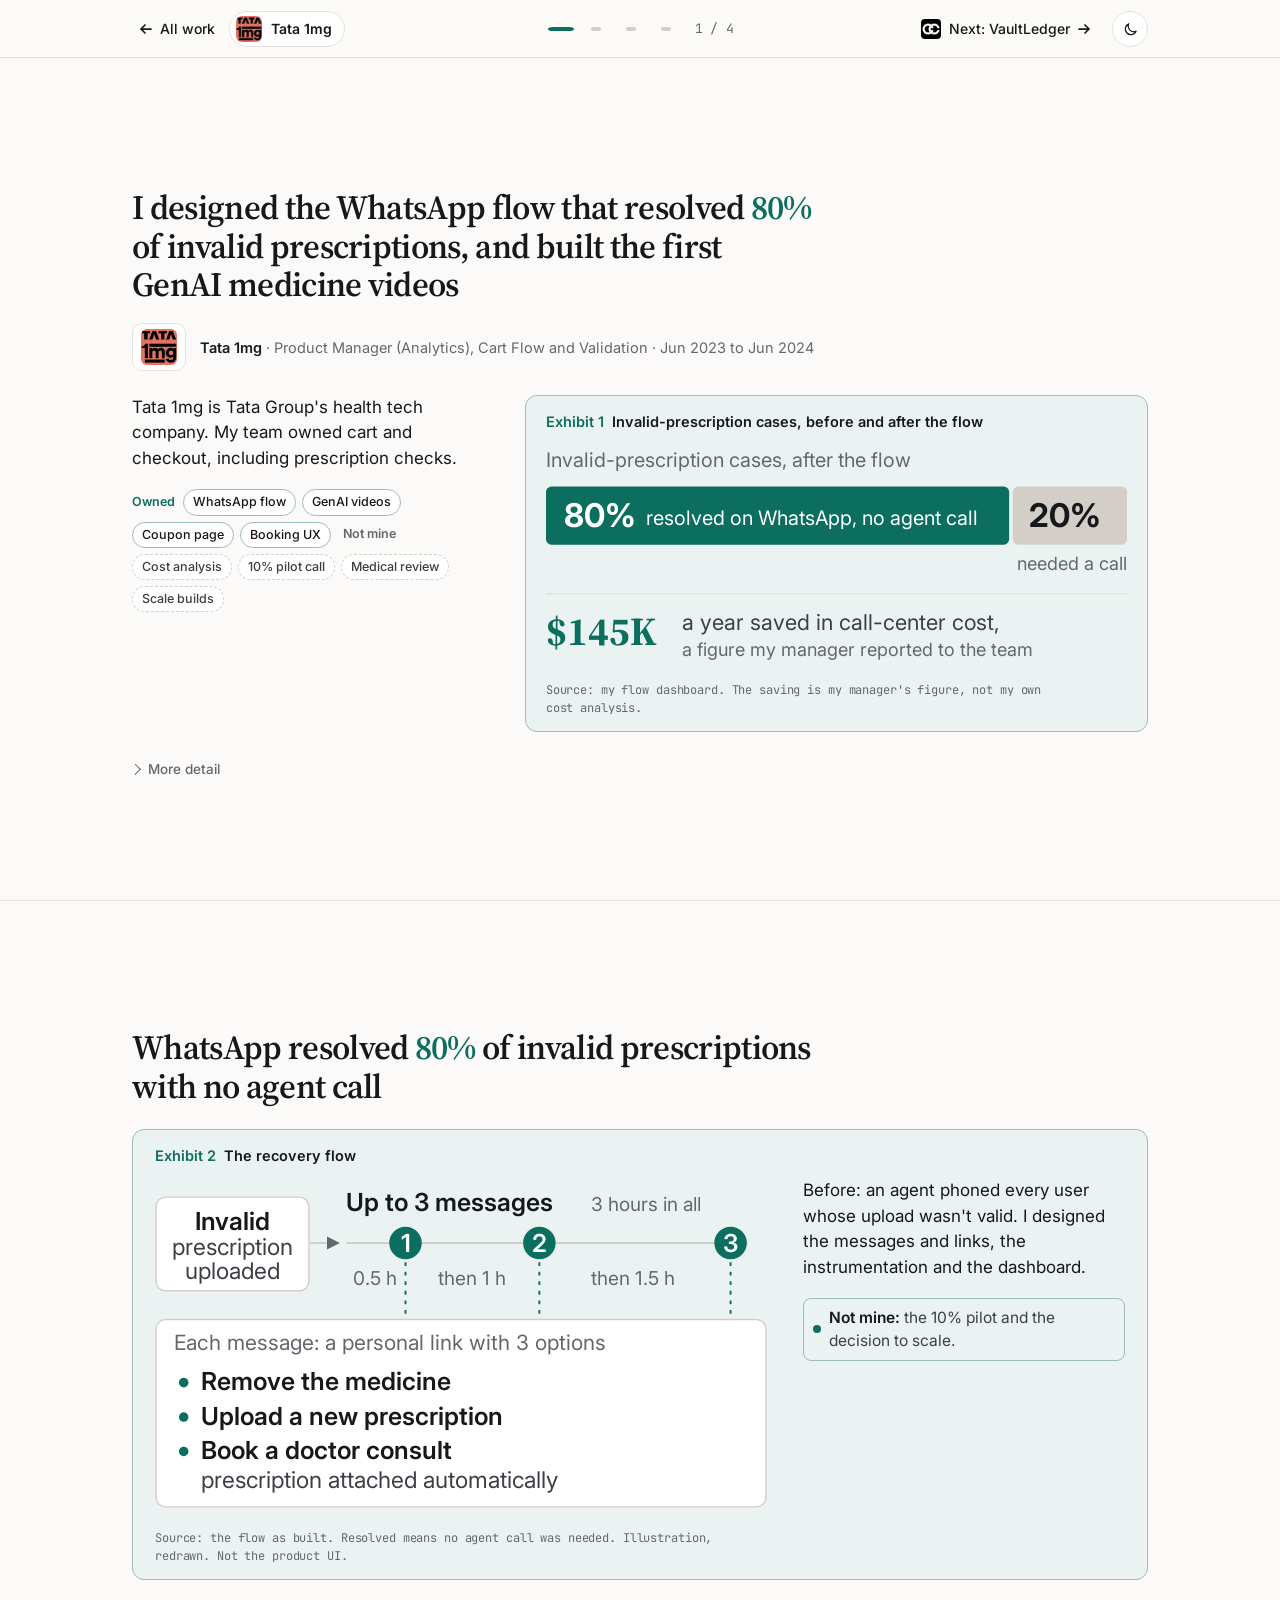
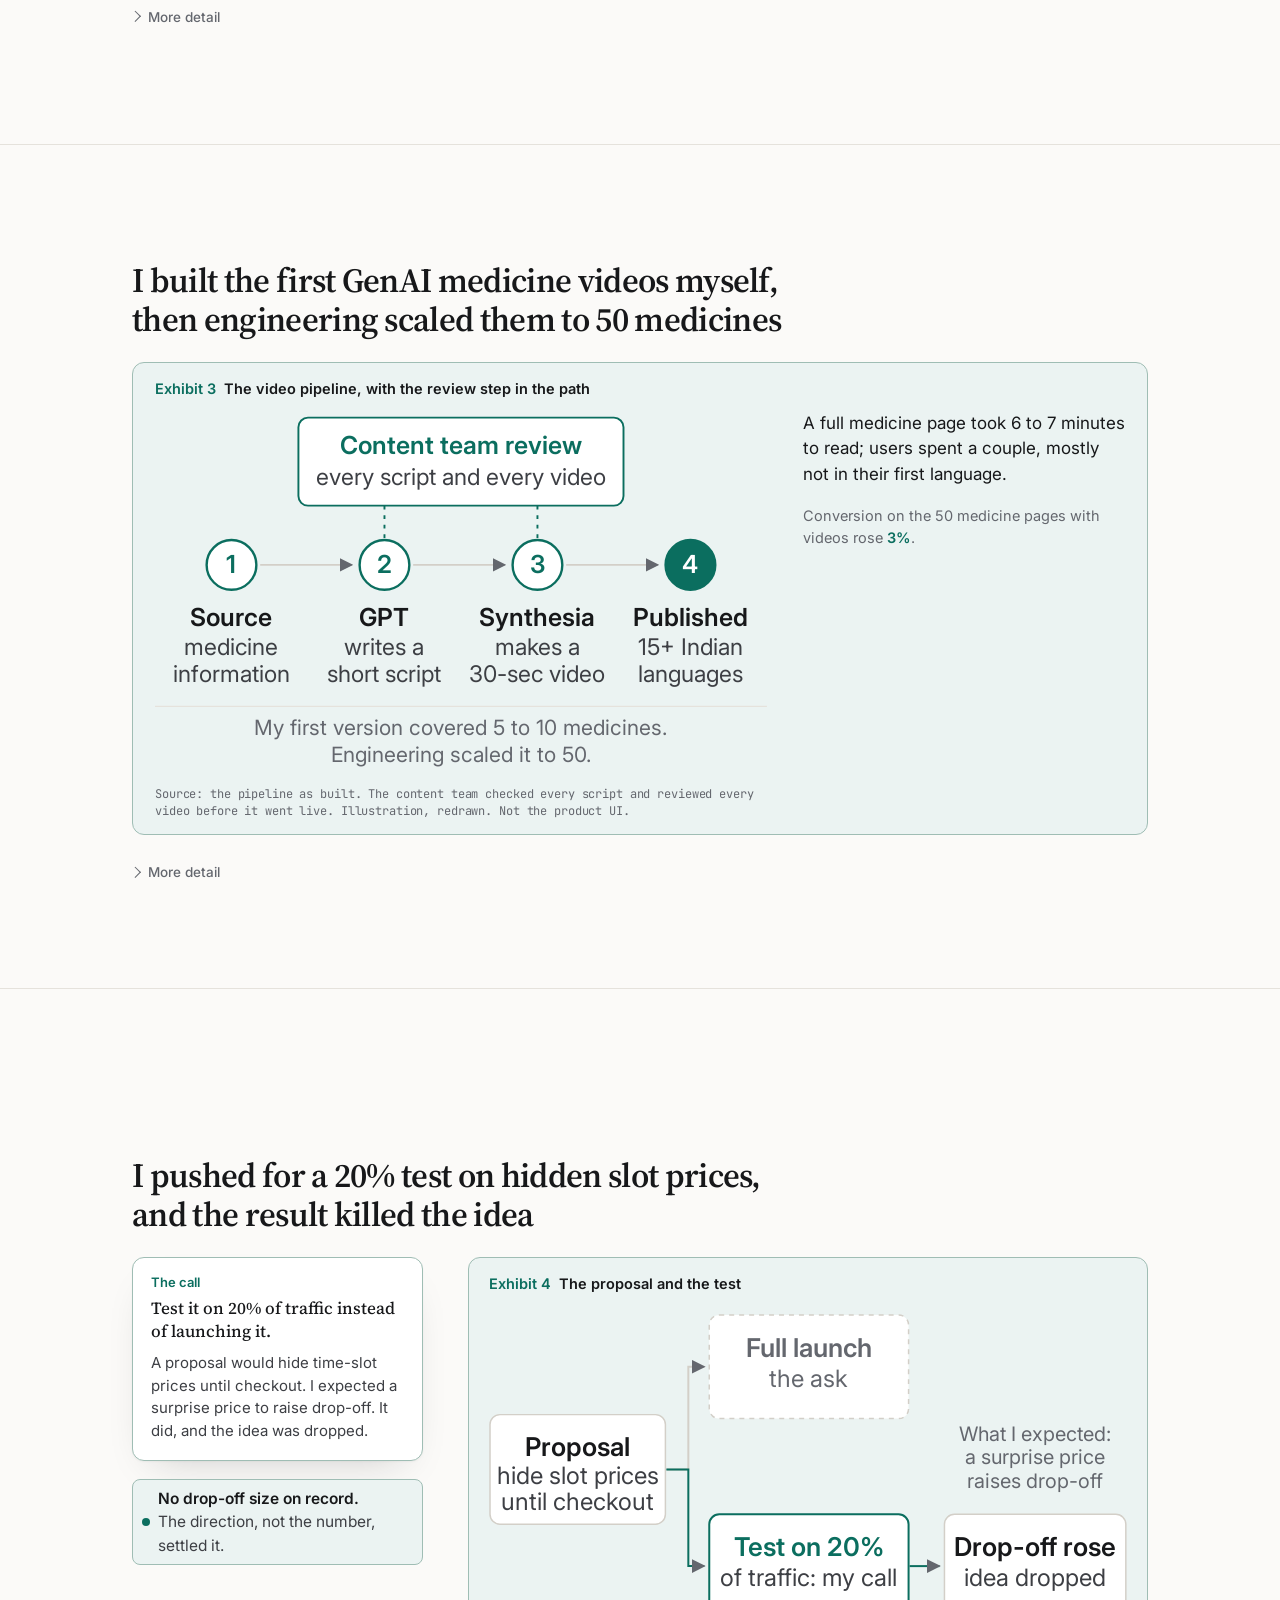
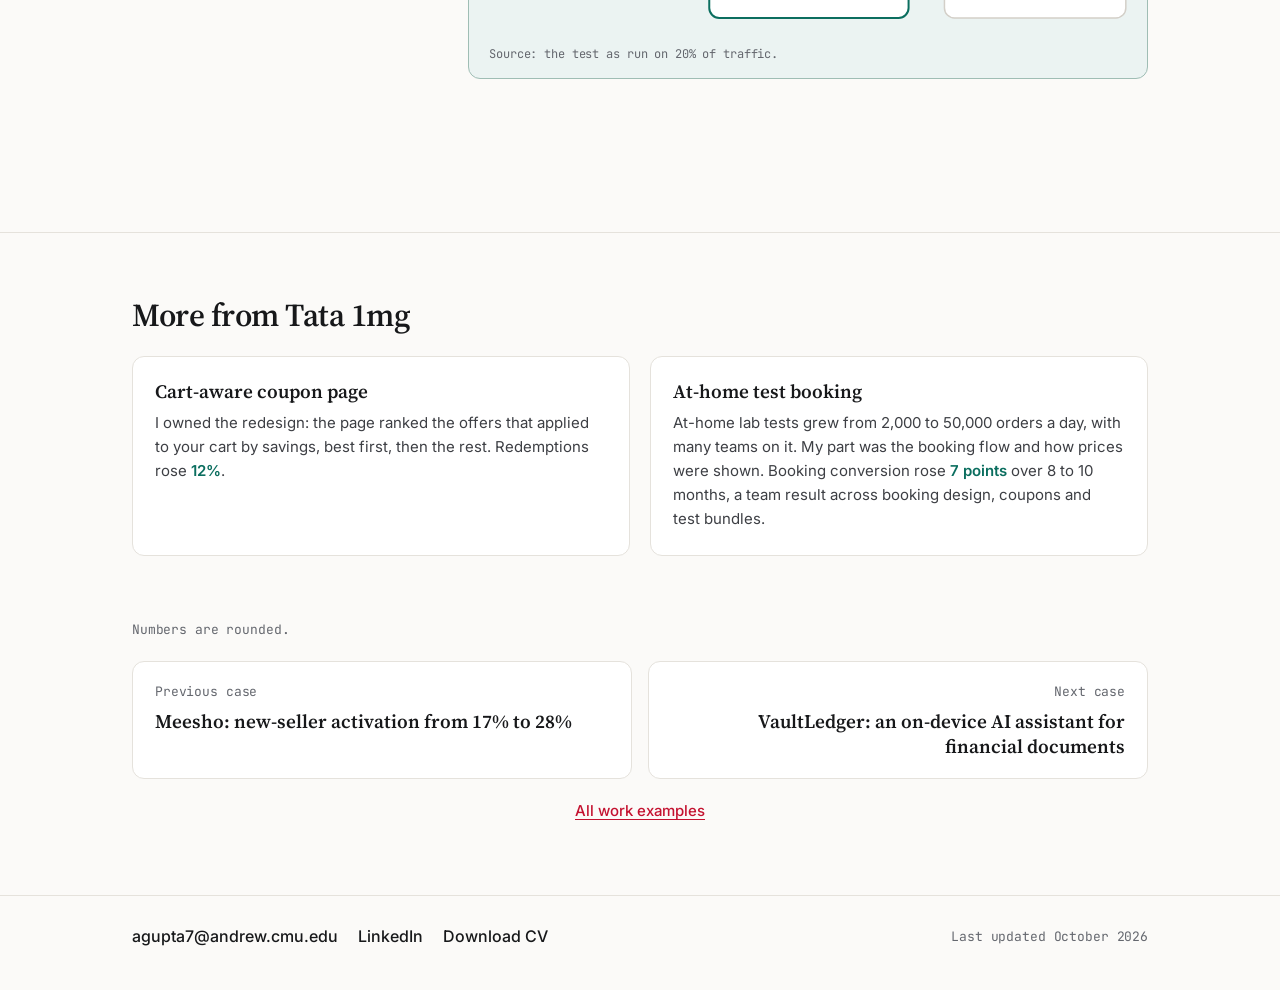
<file: tata-1mg/index.html>
<!doctype html>
<html lang="en" class="case-page" data-case="tata-1mg">
<head>
  <meta charset="utf-8">
  <meta name="viewport" content="width=device-width, initial-scale=1">
  <title>Tata 1mg work example | Abhinav Gupta</title>
  <meta name="description" content="My year at Tata 1mg: a WhatsApp flow that replaced agent calls and saved $145K a year, GenAI medicine videos in 15+ languages, and the 20% test that killed a bad pricing idea.">
  <meta property="og:title" content="Tata 1mg work example | Abhinav Gupta">
  <meta property="og:description" content="My year at Tata 1mg: a WhatsApp flow that replaced agent calls and saved $145K a year, GenAI medicine videos in 15+ languages, and the 20% test that killed a bad pricing idea.">
  <meta property="og:type" content="article">
  <meta property="og:url" content="https://abhinavgupta0809.github.io/tata-1mg/">
  <meta property="og:image" content="https://abhinavgupta0809.github.io/assets/og-tata-1mg.png">
  <meta property="og:image:width" content="1200">
  <meta property="og:image:height" content="630">
  <meta name="twitter:card" content="summary_large_image">
  <meta name="theme-color" content="#fbfaf8" media="(prefers-color-scheme: light)">
  <meta name="theme-color" content="#111113" media="(prefers-color-scheme: dark)">
  <link rel="icon" href="data:image/svg+xml,%3Csvg xmlns='http://www.w3.org/2000/svg' viewBox='0 0 32 32'%3E%3Crect width='32' height='32' fill='%230b0b0c'/%3E%3Ctext x='16' y='22' font-family='Georgia,serif' font-size='18' font-weight='700' text-anchor='middle' fill='%23C41230'%3EAG%3C/text%3E%3C/svg%3E">
  <script>try{var t=localStorage.getItem('theme');if(t==='dark'||t==='light')document.documentElement.setAttribute('data-theme',t)}catch(e){}</script>
  <link rel="preconnect" href="https://fonts.googleapis.com">
  <link rel="preconnect" href="https://fonts.gstatic.com" crossorigin>
  <link href="https://fonts.googleapis.com/css2?family=Inter:wght@400;500;600;700&family=JetBrains+Mono:wght@400;500&family=Source+Serif+4:opsz,wght@8..60,400;8..60,500;8..60,600;8..60,700&display=swap" rel="stylesheet">
  <link rel="stylesheet" href="../styles.css?v=20261031b">
  <link rel="stylesheet" href="../case.css?v=20261031b">
</head>
<body>
  <a class="skip" href="#slide-1">Skip to the slides</a>

  <nav class="topbar deckbar" aria-label="Work example">
    <div class="wrap">
      <div class="deck-left">
        <a class="back" href="../#work"><svg viewBox="0 0 16 16" fill="none" stroke="currentColor" stroke-width="1.75" stroke-linecap="round" stroke-linejoin="round" aria-hidden="true"><path d="M13 8H3M7 4 3 8l4 4"/></svg><span class="back-label">All work</span></a>
        <span class="brand-chip square"><img src="../assets/logos/tata-1mg.png" alt="" height="26"><span class="brand-name">Tata 1mg</span></span>
      </div>
      <div class="deck-pos">
        <ol class="ticks" aria-label="Slides">
          <li><a href="#slide-1" aria-label="Slide 1: I designed the WhatsApp flow that resolved 80% of invalid prescriptions, and built the first GenAI medicine videos" title="I designed the WhatsApp flow that resolved 80% of invalid prescriptions, and built the first GenAI medicine videos"><span></span></a></li>
          <li><a href="#slide-2" aria-label="Slide 2: WhatsApp resolved 80% of invalid prescriptions with no agent call" title="WhatsApp resolved 80% of invalid prescriptions with no agent call"><span></span></a></li>
          <li><a href="#slide-3" aria-label="Slide 3: I built the first GenAI medicine videos myself, then engineering scaled them to 50 medicines" title="I built the first GenAI medicine videos myself, then engineering scaled them to 50 medicines"><span></span></a></li>
          <li><a href="#slide-4" aria-label="Slide 4: I pushed for a 20% test on hidden slot prices, and the result killed the idea" title="I pushed for a 20% test on hidden slot prices, and the result killed the idea"><span></span></a></li>
        </ol>
        <p class="count mono"><span class="visually-hidden">Slide </span><span data-current>1</span><span aria-hidden="true"> / </span><span class="visually-hidden"> of </span>4</p>
      </div>
      <div class="deck-right">
        <a class="next" href="../vaultledger/"><span class="next-logo square"><img src="../assets/logos/cent-capital.png" alt="" height="20"></span>Next<span class="next-name">: VaultLedger</span><svg viewBox="0 0 16 16" fill="none" stroke="currentColor" stroke-width="1.75" stroke-linecap="round" stroke-linejoin="round" aria-hidden="true"><path d="M3 8h10M9 4l4 4-4 4"/></svg></a>
        <button class="theme-toggle" type="button" data-theme-toggle aria-label="Switch theme"><svg class="i-moon" viewBox="0 0 24 24" fill="none" stroke="currentColor" stroke-width="1.75" stroke-linecap="round" stroke-linejoin="round" aria-hidden="true"><path d="M20 14.5A8 8 0 0 1 9.5 4a8 8 0 1 0 10.5 10.5z"/></svg><svg class="i-sun" viewBox="0 0 24 24" fill="none" stroke="currentColor" stroke-width="1.75" stroke-linecap="round" stroke-linejoin="round" aria-hidden="true"><circle cx="12" cy="12" r="4"/><path d="M12 2.5v2M12 19.5v2M4.6 4.6l1.4 1.4M18 18l1.4 1.4M2.5 12h2M19.5 12h2M4.6 19.4 6 18M18 6l1.4-1.4"/></svg></button>
      </div>
    </div>
  </nav>

  <main id="main">
    <section class="slide" id="slide-1" aria-labelledby="s1-title" tabindex="-1">
      <div class="wrap">
        <h2 class="s-title" id="s1-title">I designed the WhatsApp flow that resolved <b class="num">80%</b> of invalid prescriptions, and built the first GenAI medicine videos</h2>
        <div class="s-sub"><span class="logo logo-big square"><img src="../assets/logos/tata-1mg.png" alt="Tata 1mg logo" height="44"></span><p class="role"><b>Tata 1mg</b> · Product Manager (Analytics), Cart Flow and Validation · <span class="nw">Jun 2023 to Jun 2024</span></p></div>
        <div class="s-body">
          <div class="s-text">
          <p class="lead">Tata 1mg is Tata Group's health tech company. My team owned cart and checkout, including prescription checks.</p>
          <p class="chips"><span class="chip-k">Owned</span><span class="chip">WhatsApp flow</span><span class="chip">GenAI videos</span><span class="chip">Coupon page</span><span class="chip">Booking UX</span><span class="chip-k not">Not mine</span><span class="chip not">Cost analysis</span><span class="chip not">10% pilot call</span><span class="chip not">Medical review</span><span class="chip not">Scale builds</span></p>
          </div>
          <figure class="exhibit">
            <figcaption class="ex-title"><span class="ex-no">Exhibit 1</span>Invalid-prescription cases, before and after the flow</figcaption>
            <svg xmlns="http://www.w3.org/2000/svg" viewBox="0 0 640 250" role="img" aria-labelledby="ts1-t ts1-d">
<title id="ts1-t">Invalid-prescription cases after the WhatsApp flow</title>
<desc id="ts1-d">A segmented bar: 80 percent of invalid-prescription cases resolved on WhatsApp with no agent call, 20 percent still needed a call. 145 thousand dollars a year saved in call-center cost, a figure my manager reported to the team.</desc>
<defs><marker id="ts1-a" viewBox="0 0 10 10" refX="9" refY="5" markerWidth="7" markerHeight="7" orient="auto-start-reverse"><path class="arrow" d="M0 0 10 5 0 10z"/></marker></defs>
<text class="t-m" x="0" y="26">Invalid-prescription cases, after the flow</text>
<rect class="f-case" x="0" y="48" width="510" height="64" rx="6"/>
<rect class="f-dim" x="514" y="48" width="126" height="64" rx="6"/>
<text class="t-on" x="20" y="92" font-size="36" font-weight="700">80%</text><text class="t-on" x="110" y="90" font-size="22">resolved on WhatsApp, no agent call</text>
<text x="532" y="92" font-size="36" font-weight="700">20%</text>
<text class="t-s" x="640" y="140" text-anchor="end">needed a call</text>
<path class="s-hair" d="M0 166 H640"/>
<text class="t-num on" x="0" y="222">$145K</text><text class="t-b" x="150" y="206">a year saved in call-center cost,</text><text class="t-s" x="150" y="234">a figure my manager reported to the team</text>
</svg>
            <p class="ex-source">Source: my flow dashboard. The saving is my manager's figure, not my own cost analysis.</p>
          </figure>
        </div>
        <details class="fold">
          <summary>More detail</summary>
          <div class="fold-body">
            <p>The cost analysis and the 10% pilot decision were my manager's and the team's; the content team did the medical review; engineering built the scale versions; the at-home diagnostics vertical grew through many teams.</p>
          </div>
        </details>
      </div>
    </section>
    <section class="slide" id="slide-2" aria-labelledby="s2-title" tabindex="-1">
      <div class="wrap">
        <h2 class="s-title" id="s2-title">WhatsApp resolved <b class="num">80%</b> of invalid prescriptions with no agent call</h2>
        <div class="s-body stack">
          <div class="s-text">
          <p class="lead">Before: an agent phoned every user whose upload wasn't valid. I designed the messages and links, the instrumentation and the dashboard.</p>
          <p class="stamp"><span><b>Not mine:</b> the 10% pilot and the decision to scale.</span></p>
          </div>
          <figure class="exhibit">
            <figcaption class="ex-title"><span class="ex-no">Exhibit 2</span>The recovery flow</figcaption>
            <svg xmlns="http://www.w3.org/2000/svg" viewBox="0 0 640 356" role="img" aria-labelledby="tw2-t tw2-d">
<title id="tw2-t">WhatsApp prescription recovery flow</title>
<desc id="tw2-d">After an invalid prescription upload, the user gets up to 3 WhatsApp messages over about 3 hours: the first after half an hour, the next an hour later, the last an hour and a half after that. Each has a personal link with 3 options: remove the medicine, upload a new prescription, or book a doctor consult whose prescription is attached automatically. Illustration, redrawn. Not the product UI.</desc>
<defs><marker id="tw2-a" viewBox="0 0 10 10" refX="9" refY="5" markerWidth="7" markerHeight="7" orient="auto-start-reverse"><path class="arrow" d="M0 0 10 5 0 10z"/></marker></defs>
<rect class="box" x="1" y="20" width="160" height="98" rx="10"/>
<text class="t-h" x="81" y="54" text-anchor="middle">Invalid</text>
<text class="t-b" x="81" y="81" text-anchor="middle">prescription</text>
<text class="t-b" x="81" y="106" text-anchor="middle">uploaded</text>
<path class="s-line" d="M162 68 H192" marker-end="url(#tw2-a)"/>
<text class="t-h" x="200" y="34">Up to 3 messages</text><text class="t-s" x="456" y="34">3 hours in all</text>
<path class="s-line" d="M200 68 H620"/>
<circle class="f-case" cx="262" cy="68" r="17"/>
<text class="t-h t-on" x="262" y="77" text-anchor="middle">1</text>
<text class="t-s" x="230" y="112" text-anchor="middle">0.5 h</text>
<path class="s-dash" d="M262 88 V146"/>
<circle class="f-case" cx="402" cy="68" r="17"/>
<text class="t-h t-on" x="402" y="77" text-anchor="middle">2</text>
<text class="t-s" x="332" y="112" text-anchor="middle">then 1 h</text>
<path class="s-dash" d="M402 88 V146"/>
<circle class="f-case" cx="602" cy="68" r="17"/>
<text class="t-h t-on" x="602" y="77" text-anchor="middle">3</text>
<text class="t-s" x="500" y="112" text-anchor="middle">then 1.5 h</text>
<path class="s-dash" d="M602 88 V146"/>
<rect class="box" x="1" y="148" width="638" height="196" rx="10"/>
<text class="t-m" x="20" y="180">Each message: a personal link with 3 options</text>
<circle class="f-case" cx="30" cy="214" r="5"/>
<text class="t-h" x="48" y="222">Remove the medicine</text>
<circle class="f-case" cx="30" cy="250" r="5"/>
<text class="t-h" x="48" y="258">Upload a new prescription</text>
<circle class="f-case" cx="30" cy="286" r="5"/>
<text class="t-h" x="48" y="294">Book a doctor consult</text>
<text class="t-b" x="48" y="324">prescription attached automatically</text>
</svg>
            <p class="ex-source">Source: the flow as built. Resolved means no agent call was needed. Illustration, redrawn. Not the product UI.</p>
          </figure>
        </div>
        <details class="fold">
          <summary>More detail</summary>
          <div class="fold-body">
            <p>I worked with engineering on the personal links and tested them with 100 employees before the pilot, then wrote the instrumentation and built the dashboard the team read it from.</p>
          </div>
        </details>
      </div>
    </section>
    <section class="slide" id="slide-3" aria-labelledby="s3-title" tabindex="-1">
      <div class="wrap">
        <h2 class="s-title" id="s3-title">I built the first GenAI medicine videos myself, then engineering scaled them to 50 medicines</h2>
        <div class="s-body stack">
          <div class="s-text">
          <p class="lead">A full medicine page took 6 to 7 minutes to read; users spent a couple, mostly not in their first language.</p>
          <p class="fine">Conversion on the 50 medicine pages with videos rose <b class="num">3%</b>.</p>
          </div>
          <figure class="exhibit">
            <figcaption class="ex-title"><span class="ex-no">Exhibit 3</span>The video pipeline, with the review step in the path</figcaption>
            <svg xmlns="http://www.w3.org/2000/svg" viewBox="0 0 640 380" role="img" aria-labelledby="tp3-t tp3-d">
<title id="tp3-t">GenAI medicine video pipeline</title>
<desc id="tp3-d">Four steps: 1, medicine information; 2, GPT writes a short script; 3, Synthesia makes a 30-second video; 4, the video goes on the medicine page in 15 plus Indian languages. The content team reviews every script and every video for medical accuracy before it goes live. My first version covered 5 to 10 medicines; engineering scaled it to 50. Illustration, redrawn. Not the product UI.</desc>
<defs><marker id="tp3-a" viewBox="0 0 10 10" refX="9" refY="5" markerWidth="7" markerHeight="7" orient="auto-start-reverse"><path class="arrow" d="M0 0 10 5 0 10z"/></marker></defs>
<rect class="box-case" x="150" y="8" width="340" height="92" rx="10"/>
<text class="t-h t-case" x="320" y="46" text-anchor="middle">Content team review</text>
<text class="t-b" x="320" y="78" text-anchor="middle">every script and every video</text>
<path class="s-dash" d="M240 100 V134 M400 100 V134"/>
<path class="s-line" d="M110 162 H206" marker-end="url(#tp3-a)"/>
<circle class="f-surface" cx="80" cy="162" r="26" stroke="var(--case)" stroke-width="2.5"/>
<text class="t-h t-case" x="80" y="171" text-anchor="middle">1</text>
<text class="t-h" x="80" y="226" text-anchor="middle">Source</text>
<text class="t-b" x="80" y="256" text-anchor="middle">medicine</text>
<text class="t-b" x="80" y="284" text-anchor="middle">information</text>
<path class="s-line" d="M270 162 H366" marker-end="url(#tp3-a)"/>
<circle class="f-surface" cx="240" cy="162" r="26" stroke="var(--case)" stroke-width="2.5"/>
<text class="t-h t-case" x="240" y="171" text-anchor="middle">2</text>
<text class="t-h" x="240" y="226" text-anchor="middle">GPT</text>
<text class="t-b" x="240" y="256" text-anchor="middle">writes a</text>
<text class="t-b" x="240" y="284" text-anchor="middle">short script</text>
<path class="s-line" d="M430 162 H526" marker-end="url(#tp3-a)"/>
<circle class="f-surface" cx="400" cy="162" r="26" stroke="var(--case)" stroke-width="2.5"/>
<text class="t-h t-case" x="400" y="171" text-anchor="middle">3</text>
<text class="t-h" x="400" y="226" text-anchor="middle">Synthesia</text>
<text class="t-b" x="400" y="256" text-anchor="middle">makes a</text>
<text class="t-b" x="400" y="284" text-anchor="middle">30-sec video</text>
<circle class="f-case" cx="560" cy="162" r="26" stroke="var(--case)" stroke-width="2.5"/>
<text class="t-h t-on" x="560" y="171" text-anchor="middle">4</text>
<text class="t-h" x="560" y="226" text-anchor="middle">Published</text>
<text class="t-b" x="560" y="256" text-anchor="middle">15+ Indian</text>
<text class="t-b" x="560" y="284" text-anchor="middle">languages</text>
<path class="s-hair" d="M0 310 H640"/>
<text class="t-m" x="320" y="340" text-anchor="middle">My first version covered 5 to 10 medicines.</text>
<text class="t-m" x="320" y="368" text-anchor="middle">Engineering scaled it to 50.</text>
</svg>
            <p class="ex-source">Source: the pipeline as built. The content team checked every script and reviewed every video before it went live. Illustration, redrawn. Not the product UI.</p>
          </figure>
        </div>
        <details class="fold">
          <summary>More detail</summary>
          <div class="fold-body">
            <p>GPT wrote short scripts from the medicine information; Synthesia made 30-second videos in 15+ Indian languages. My first version covered 5 to 10 medicines; engineering scaled it to 50.</p>
          </div>
        </details>
      </div>
    </section>
    <section class="slide" id="slide-4" aria-labelledby="s4-title" tabindex="-1">
      <div class="wrap">
        <h2 class="s-title" id="s4-title">I pushed for a 20% test on hidden slot prices, and the result killed the idea</h2>
        <div class="s-body">
          <div class="s-text">
          <aside class="decision" aria-label="The call">
            <h3>The call</h3>
            <p class="call">Test it on 20% of traffic instead of launching it.</p>
            <p class="call-note">A proposal would hide time-slot prices until checkout. I expected a surprise price to raise drop-off. It did, and the idea was dropped.</p>
          </aside>
          <p class="stamp"><span><b>No drop-off size on record.</b> The direction, not the number, settled it.</span></p>
          </div>
          <figure class="exhibit">
            <figcaption class="ex-title"><span class="ex-no">Exhibit 4</span>The proposal and the test</figcaption>
            <svg xmlns="http://www.w3.org/2000/svg" viewBox="0 0 640 330" role="img" aria-labelledby="td4-t td4-d">
<title id="td4-t">The slot-price proposal and the 20 percent test</title>
<desc id="td4-d">A decision path. A proposal would hide time-slot prices until checkout. Two routes: a full launch, which was the ask, drawn as a ghost; and a test on 20 percent of traffic, my call. The test found drop-off rose, and the idea was dropped. No drop-off size is on record.</desc>
<defs><marker id="td4-a" viewBox="0 0 10 10" refX="9" refY="5" markerWidth="7" markerHeight="7" orient="auto-start-reverse"><path class="arrow" d="M0 0 10 5 0 10z"/></marker></defs>
<rect class="box" x="1" y="110" width="176" height="110" rx="10"/>
<text class="t-h" x="89" y="152" text-anchor="middle">Proposal</text>
<text class="t-b" x="89" y="180" text-anchor="middle">hide slot prices</text>
<text class="t-b" x="89" y="206" text-anchor="middle">until checkout</text>
<path class="s-line" d="M178 165 H200 V62 H216" marker-end="url(#td4-a)"/>
<path class="s-case2" d="M178 165 H200 V262 H216" marker-end="url(#td4-a)"/>
<g class="ghost"><rect class="box-ghost" x="221" y="10" width="200" height="104" rx="10"/>
<text class="t-h" x="321" y="52" text-anchor="middle">Full launch</text>
<text class="t-b" x="321" y="82" text-anchor="middle">the ask</text></g>
<rect class="box-case" x="221" y="210" width="200" height="104" rx="10"/>
<text class="t-h t-case" x="321" y="252" text-anchor="middle">Test on 20%</text>
<text class="t-b" x="321" y="282" text-anchor="middle">of traffic: my call</text>
<path class="s-case2" d="M422 262 H452" marker-end="url(#td4-a)"/>
<rect class="box" x="457" y="210" width="182" height="104" rx="10"/>
<text class="t-h" x="548" y="252" text-anchor="middle">Drop-off rose</text>
<text class="t-b" x="548" y="282" text-anchor="middle">idea dropped</text>
<text class="t-s" x="548" y="136" text-anchor="middle">What I expected:</text>
<text class="t-s" x="548" y="160" text-anchor="middle">a surprise price</text>
<text class="t-s" x="548" y="184" text-anchor="middle">raises drop-off</text>
</svg>
            <p class="ex-source">Source: the test as run on 20% of traffic.</p>
          </figure>
        </div>
      </div>
    </section>

    <section class="more" aria-labelledby="more-title">
      <div class="wrap">
        <h2 id="more-title">More from Tata 1mg</h2>
        <div class="more-grid two">
          <article class="more-card">
            <h3>Cart-aware coupon page</h3>
            <p>I owned the redesign: the page ranked the offers that applied to your cart by savings, best first, then the rest. Redemptions rose <b class="num">12%</b>.</p>
          </article>
          <article class="more-card">
            <h3>At-home test booking</h3>
            <p>At-home lab tests grew from 2,000 to 50,000 orders a day, with many teams on it. My part was the booking flow and how prices were shown. Booking conversion rose <b class="num">7 points</b> over 8 to 10 months, a team result across booking design, coupons and test bundles.</p>
          </article>
        </div>
      </div>
    </section>
    <section class="case-end" aria-label="More work examples">
      <div class="wrap">
        <p class="rounded mono">Numbers are rounded.</p>
        <nav class="pager" aria-label="Other work examples">
          <a class="prev" href="../meesho/"><span class="k mono">Previous case</span><span class="t">Meesho: new-seller activation from <span class="nw">17% to 28%</span></span></a>
          <a class="next" href="../vaultledger/"><span class="k mono">Next case</span><span class="t">VaultLedger: an <span class="nw">on-device</span> AI assistant for financial documents</span></a>
        </nav>
        <p class="pager-all"><a href="../#work">All work examples</a></p>
      </div>
    </section>
  </main>

  <footer class="site-foot page-foot">
    <div class="wrap">
      <ul class="foot-links">
        <li><a href="mailto:agupta7@andrew.cmu.edu">agupta7@andrew.cmu.edu</a></li>
        <li><a href="https://linkedin.com/in/abhinavgupta0809" target="_blank" rel="noopener">LinkedIn</a></li>
        <li><a href="../assets/Abhinav-Gupta-CV.pdf" download>Download CV</a></li>
      </ul>
      <p class="mono">Last updated October 2026</p>
    </div>
  </footer>

  <script src="../theme.js"></script>
  <script src="../case.js"></script>
</body>
</html>
</file>
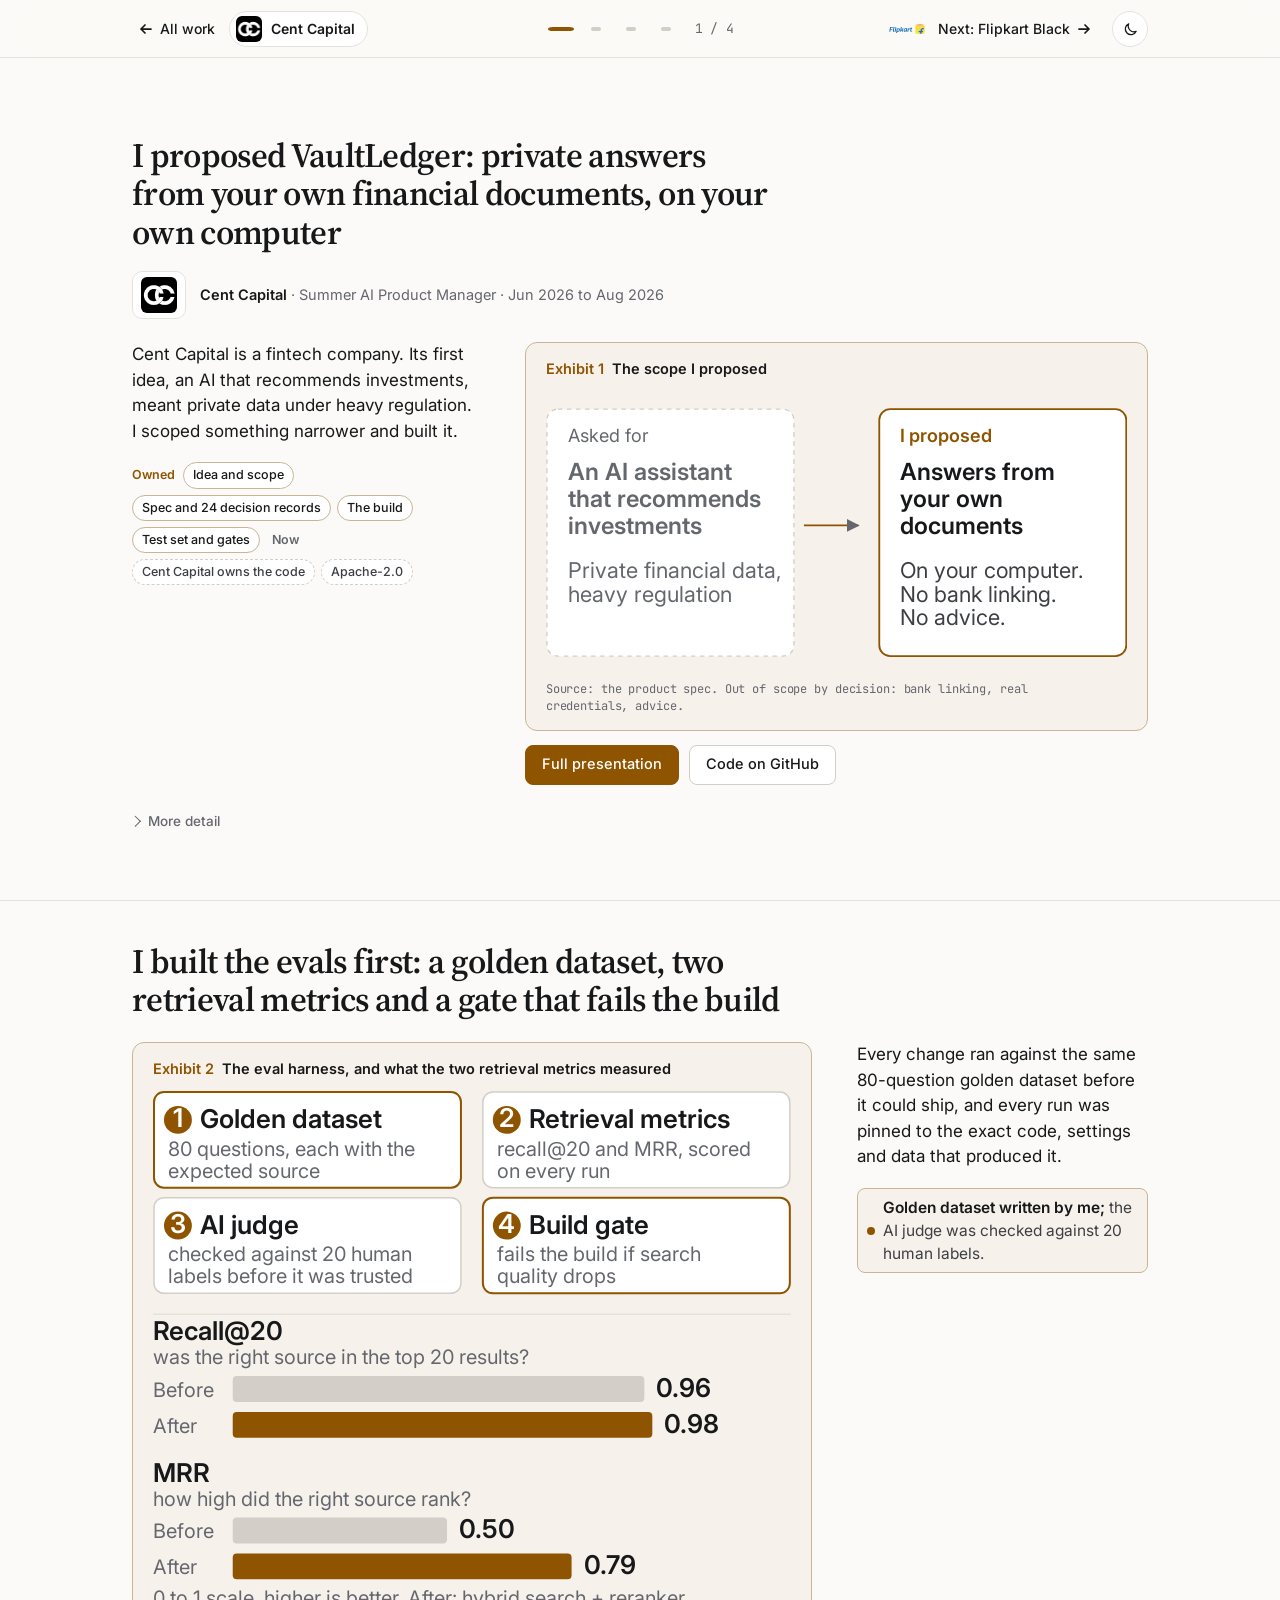
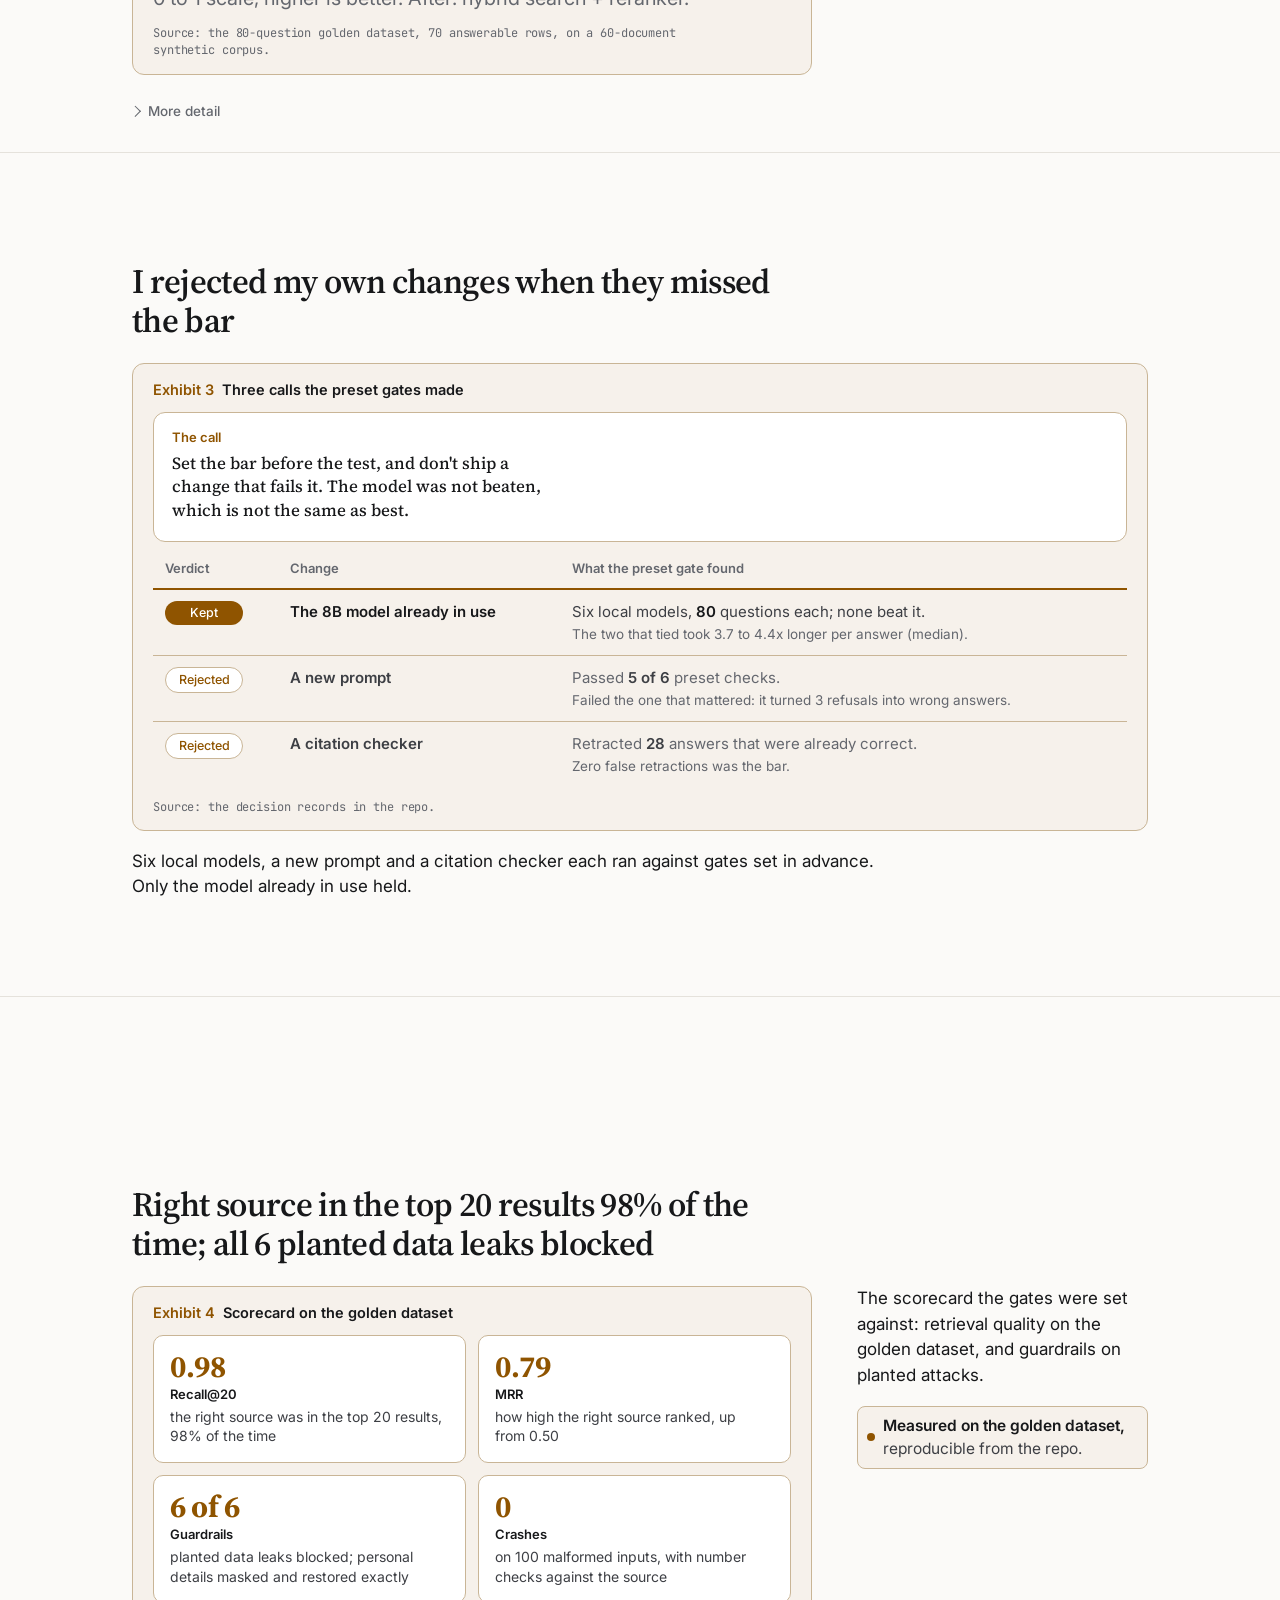
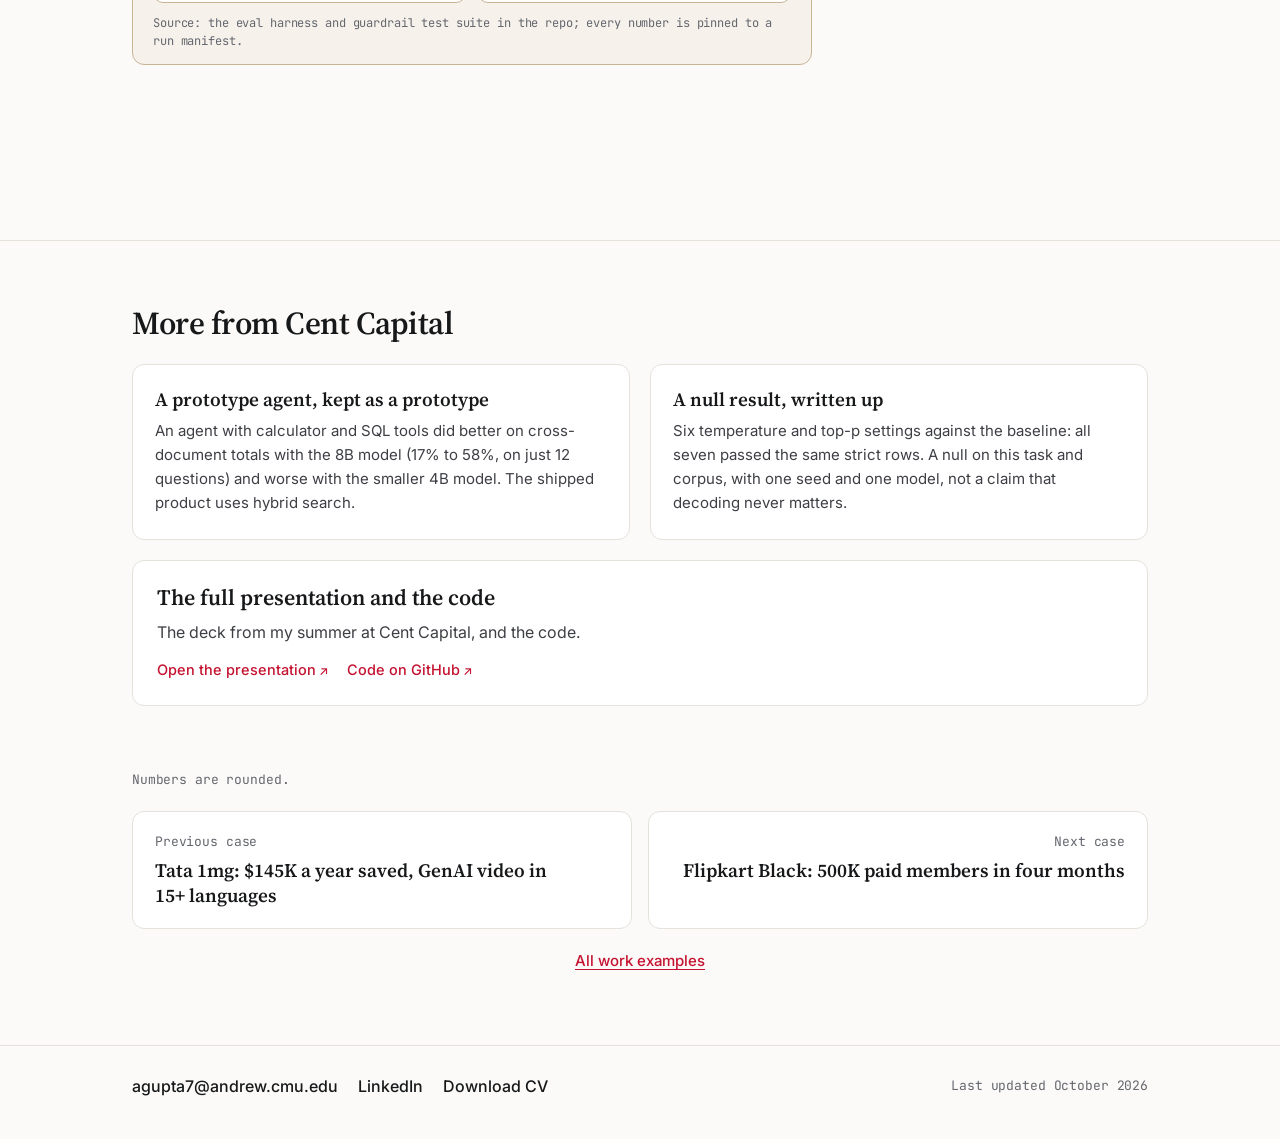
<file: vaultledger/index.html>
<!doctype html>
<html lang="en" class="case-page" data-case="vaultledger">
<head>
  <meta charset="utf-8">
  <meta name="viewport" content="width=device-width, initial-scale=1">
  <title>VaultLedger work example | Abhinav Gupta</title>
  <meta name="description" content="VaultLedger: a private AI assistant that answers from your own financial documents, on your own computer. I proposed, scoped and built it at Cent Capital with preset release gates.">
  <meta property="og:title" content="VaultLedger work example | Abhinav Gupta">
  <meta property="og:description" content="VaultLedger: a private AI assistant that answers from your own financial documents, on your own computer. I proposed, scoped and built it at Cent Capital with preset release gates.">
  <meta property="og:type" content="article">
  <meta property="og:url" content="https://abhinavgupta0809.github.io/vaultledger/">
  <meta property="og:image" content="https://abhinavgupta0809.github.io/assets/og-vaultledger.png">
  <meta property="og:image:width" content="1200">
  <meta property="og:image:height" content="630">
  <meta name="twitter:card" content="summary_large_image">
  <meta name="theme-color" content="#fbfaf8" media="(prefers-color-scheme: light)">
  <meta name="theme-color" content="#111113" media="(prefers-color-scheme: dark)">
  <link rel="icon" href="data:image/svg+xml,%3Csvg xmlns='http://www.w3.org/2000/svg' viewBox='0 0 32 32'%3E%3Crect width='32' height='32' fill='%230b0b0c'/%3E%3Ctext x='16' y='22' font-family='Georgia,serif' font-size='18' font-weight='700' text-anchor='middle' fill='%23C41230'%3EAG%3C/text%3E%3C/svg%3E">
  <script>try{var t=localStorage.getItem('theme');if(t==='dark'||t==='light')document.documentElement.setAttribute('data-theme',t)}catch(e){}</script>
  <link rel="preconnect" href="https://fonts.googleapis.com">
  <link rel="preconnect" href="https://fonts.gstatic.com" crossorigin>
  <link href="https://fonts.googleapis.com/css2?family=Inter:wght@400;500;600;700&family=JetBrains+Mono:wght@400;500&family=Source+Serif+4:opsz,wght@8..60,400;8..60,500;8..60,600;8..60,700&display=swap" rel="stylesheet">
  <link rel="stylesheet" href="../styles.css?v=20261031b">
  <link rel="stylesheet" href="../case.css?v=20261031b">
</head>
<body>
  <a class="skip" href="#slide-1">Skip to the slides</a>

  <nav class="topbar deckbar" aria-label="Work example">
    <div class="wrap">
      <div class="deck-left">
        <a class="back" href="../#work"><svg viewBox="0 0 16 16" fill="none" stroke="currentColor" stroke-width="1.75" stroke-linecap="round" stroke-linejoin="round" aria-hidden="true"><path d="M13 8H3M7 4 3 8l4 4"/></svg><span class="back-label">All work</span></a>
        <span class="brand-chip square"><img src="../assets/logos/cent-capital.png" alt="" height="26"><span class="brand-name">Cent Capital</span></span>
      </div>
      <div class="deck-pos">
        <ol class="ticks" aria-label="Slides">
          <li><a href="#slide-1" aria-label="Slide 1: I proposed VaultLedger: private answers from your own financial documents, on your own computer" title="I proposed VaultLedger: private answers from your own financial documents, on your own computer"><span></span></a></li>
          <li><a href="#slide-2" aria-label="Slide 2: I built the evals first: a golden dataset, two retrieval metrics and a gate that fails the build" title="I built the evals first: a golden dataset, two retrieval metrics and a gate that fails the build"><span></span></a></li>
          <li><a href="#slide-3" aria-label="Slide 3: I rejected my own changes when they missed the bar" title="I rejected my own changes when they missed the bar"><span></span></a></li>
          <li><a href="#slide-4" aria-label="Slide 4: Right source in the top 20 results 98% of the time; all 6 planted data leaks blocked" title="Right source in the top 20 results 98% of the time; all 6 planted data leaks blocked"><span></span></a></li>
        </ol>
        <p class="count mono"><span class="visually-hidden">Slide </span><span data-current>1</span><span aria-hidden="true"> / </span><span class="visually-hidden"> of </span>4</p>
      </div>
      <div class="deck-right">
        <a class="next" href="../flipkart-black/"><span class="next-logo wide"><img src="../assets/logos/flipkart.svg" alt="" height="20"></span>Next<span class="next-name">: Flipkart Black</span><svg viewBox="0 0 16 16" fill="none" stroke="currentColor" stroke-width="1.75" stroke-linecap="round" stroke-linejoin="round" aria-hidden="true"><path d="M3 8h10M9 4l4 4-4 4"/></svg></a>
        <button class="theme-toggle" type="button" data-theme-toggle aria-label="Switch theme"><svg class="i-moon" viewBox="0 0 24 24" fill="none" stroke="currentColor" stroke-width="1.75" stroke-linecap="round" stroke-linejoin="round" aria-hidden="true"><path d="M20 14.5A8 8 0 0 1 9.5 4a8 8 0 1 0 10.5 10.5z"/></svg><svg class="i-sun" viewBox="0 0 24 24" fill="none" stroke="currentColor" stroke-width="1.75" stroke-linecap="round" stroke-linejoin="round" aria-hidden="true"><circle cx="12" cy="12" r="4"/><path d="M12 2.5v2M12 19.5v2M4.6 4.6l1.4 1.4M18 18l1.4 1.4M2.5 12h2M19.5 12h2M4.6 19.4 6 18M18 6l1.4-1.4"/></svg></button>
      </div>
    </div>
  </nav>

  <main id="main">
    <section class="slide" id="slide-1" aria-labelledby="s1-title" tabindex="-1">
      <div class="wrap">
        <h2 class="s-title" id="s1-title">I proposed VaultLedger: private answers from your own financial documents, on your own computer</h2>
        <div class="s-sub"><span class="logo logo-big square"><img src="../assets/logos/cent-capital.png" alt="Cent Capital logo" height="44"></span><p class="role"><b>Cent Capital</b> · Summer AI Product Manager · <span class="nw">Jun 2026 to Aug 2026</span></p></div>
        <div class="s-body">
          <div class="s-text">
          <p class="lead">Cent Capital is a fintech company. Its first idea, an AI that recommends investments, meant private data under heavy regulation. I scoped something narrower and built it.</p>
          <p class="chips"><span class="chip-k">Owned</span><span class="chip">Idea and scope</span><span class="chip">Spec and 24 decision records</span><span class="chip">The build</span><span class="chip">Test set and gates</span><span class="chip-k not">Now</span><span class="chip not">Cent Capital owns the code</span><span class="chip not">Apache-2.0</span></p>
          </div>
          <div class="s-ex-col"><figure class="exhibit">
            <figcaption class="ex-title"><span class="ex-no">Exhibit 1</span>The scope I proposed</figcaption>
            <svg xmlns="http://www.w3.org/2000/svg" viewBox="0 0 640 306" role="img" aria-labelledby="vp1-t vp1-d">
<title id="vp1-t">What was asked for, and what I proposed</title>
<desc id="vp1-d">Two boxes with an arrow between them. Asked for: an AI assistant that recommends investments, which meant private financial data under heavy regulation. I proposed: answers about your own financial documents, running fully on your computer.</desc>
<defs><marker id="vp1-a" viewBox="0 0 10 10" refX="9" refY="5" markerWidth="7" markerHeight="7" orient="auto-start-reverse"><path class="arrow" d="M0 0 10 5 0 10z"/></marker></defs>
<g class="ghost"><rect class="box-ghost" x="1" y="20" width="272" height="272" rx="12"/>
<text class="t-s" x="24" y="56">Asked for</text>
<text class="t-h" x="24" y="98">An AI assistant</text>
<text class="t-h" x="24" y="128">that recommends</text>
<text class="t-h" x="24" y="158">investments</text>
<text class="t-b" x="24" y="206">Private financial data,</text>
<text class="t-b" x="24" y="232">heavy regulation</text></g>
<path class="s-case2" d="M284 148 H344" marker-end="url(#vp1-a)"/>
<rect class="box-case" x="367" y="20" width="272" height="272" rx="12"/>
<text class="t-s t-case" x="390" y="56">I proposed</text>
<text class="t-h" x="390" y="98">Answers from</text>
<text class="t-h" x="390" y="128">your own</text>
<text class="t-h" x="390" y="158">documents</text>
<text class="t-b" x="390" y="206">On your computer.</text>
<text class="t-b" x="390" y="232">No bank linking.</text>
<text class="t-b" x="390" y="258">No advice.</text>
</svg>
            <p class="ex-source">Source: the product spec. Out of scope by decision: bank linking, real credentials, advice.</p>
          </figure><div class="s-actions"><a class="btn btn-solid" href="https://abhinavgupta0809.github.io/vaultledger-presentation/" target="_blank" rel="noopener">Full presentation</a><a class="btn" href="https://github.com/Cent-Capital/VaultLedger" target="_blank" rel="noopener">Code on GitHub</a></div></div>
        </div>
        <details class="fold">
          <summary>More detail</summary>
          <div class="fold-body">
            <p>Plain-English questions about statements, invoices, pay stubs and 1099s; the data never leaves your computer. Scope by decision: no bank linking, no advice, synthetic data only. Built with AI coding tools in weekly syncs with the co-founder. Cent Capital now owns the code and credits me as the original author.</p>
          </div>
        </details>
      </div>
    </section>
    <section class="slide" id="slide-2" aria-labelledby="s2-title" tabindex="-1">
      <div class="wrap">
        <h2 class="s-title" id="s2-title">I built the evals first: a golden dataset, two retrieval metrics and a gate that fails the build</h2>
        <div class="s-body flip">
          <div class="s-text">
          <p class="lead">Every change ran against the same 80-question golden dataset before it could ship, and every run was pinned to the exact code, settings and data that produced it.</p>
          <p class="stamp"><span><b>Golden dataset written by me;</b> the AI judge was checked against 20 human labels.</span></p>
          </div>
          <figure class="exhibit">
            <figcaption class="ex-title"><span class="ex-no">Exhibit 2</span>The eval harness, and what the two retrieval metrics measured</figcaption>
            <svg xmlns="http://www.w3.org/2000/svg" viewBox="0 0 640 524" role="img" aria-labelledby="ve2-t ve2-d">
<title id="ve2-t">How VaultLedger was evaluated</title>
<desc id="ve2-d">The eval harness in four steps: a golden dataset of 80 questions, each with the expected source; two retrieval metrics, recall at 20 (was the right source in the top 20 results, 0.96 before and 0.98 after) and MRR (how high it ranked, 0.50 before and 0.79 after); an AI judge checked against 20 human labels; and a regression gate that fails the build if search quality drops. Every run is pinned to the exact code, settings and test set.</desc>
<defs><marker id="ve2-a" viewBox="0 0 10 10" refX="9" refY="5" markerWidth="7" markerHeight="7" orient="auto-start-reverse"><path class="arrow" d="M0 0 10 5 0 10z"/></marker></defs>
<rect class="box-case" x="1" y="1" width="308" height="96" rx="10"/>
<circle class="f-case" cx="25" cy="29" r="14"/>
<text class="t-h t-on" x="25" y="36" text-anchor="middle" font-size="19">1</text>
<text class="t-h" x="47" y="37" font-size="23">Golden dataset</text>
<text class="t-s" x="15" y="65">80 questions, each with the</text>
<text class="t-s" x="15" y="87">expected source</text>
<rect class="box" x="331" y="1" width="308" height="96" rx="10"/>
<circle class="f-case" cx="355" cy="29" r="14"/>
<text class="t-h t-on" x="355" y="36" text-anchor="middle" font-size="19">2</text>
<text class="t-h" x="377" y="37" font-size="23">Retrieval metrics</text>
<text class="t-s" x="345" y="65">recall@20 and MRR, scored</text>
<text class="t-s" x="345" y="87">on every run</text>
<rect class="box" x="1" y="107" width="308" height="96" rx="10"/>
<circle class="f-case" cx="25" cy="135" r="14"/>
<text class="t-h t-on" x="25" y="142" text-anchor="middle" font-size="19">3</text>
<text class="t-h" x="47" y="143" font-size="23">AI judge</text>
<text class="t-s" x="15" y="171">checked against 20 human</text>
<text class="t-s" x="15" y="193">labels before it was trusted</text>
<rect class="box-case" x="331" y="107" width="308" height="96" rx="10"/>
<circle class="f-case" cx="355" cy="135" r="14"/>
<text class="t-h t-on" x="355" y="142" text-anchor="middle" font-size="19">4</text>
<text class="t-h" x="377" y="143" font-size="23">Build gate</text>
<text class="t-s" x="345" y="171">fails the build if search</text>
<text class="t-s" x="345" y="193">quality drops</text>
<path class="s-hair" d="M0 224 H640"/>
<text class="t-h" x="0" y="250">Recall@20</text>
<text class="t-s" x="0" y="274">was the right source in the top 20 results?</text>
<text class="t-s" x="0" y="307">Before</text>
<rect class="f-dim" x="80" y="286" width="413" height="26" rx="4"/>
<text class="t-h" x="505" y="307" font-size="23">0.96</text>
<text class="t-s" x="0" y="343">After</text>
<rect class="f-case" x="80" y="322" width="421" height="26" rx="4"/>
<text class="t-h on" x="513" y="343" font-size="23">0.98</text>
<text class="t-h" x="0" y="392">MRR</text>
<text class="t-s" x="0" y="416">how high did the right source rank?</text>
<text class="t-s" x="0" y="449">Before</text>
<rect class="f-dim" x="80" y="428" width="215" height="26" rx="4"/>
<text class="t-h" x="307" y="449" font-size="23">0.50</text>
<text class="t-s" x="0" y="485">After</text>
<rect class="f-case" x="80" y="464" width="340" height="26" rx="4"/>
<text class="t-h on" x="432" y="485" font-size="23">0.79</text>
<text class="t-s" x="0" y="516">0 to 1 scale, higher is better. After: hybrid search + reranker.</text>
</svg>
            <p class="ex-source">Source: the 80-question golden dataset, 70 answerable rows, on a 60-document synthetic corpus.</p>
          </figure>
        </div>
        <details class="fold">
          <summary>More detail</summary>
          <div class="fold-body">
            <p>Recall@20 asks whether the right source appears anywhere in the top 20 results; MRR asks how high it ranks, so 1.0 means first every time. Hybrid search plus a reranker took recall@20 from 0.96 to 0.98 and MRR from 0.50 to 0.79. The AI judge is a small check on 20 labels, so the retrieval numbers, which need no judge, are the ones to lean on.</p>
          </div>
        </details>
      </div>
    </section>
    <section class="slide" id="slide-3" aria-labelledby="s3-title" tabindex="-1">
      <div class="wrap">
        <h2 class="s-title" id="s3-title">I rejected my own changes when they missed the bar</h2>
        <div class="s-body one">
          <div class="s-text">
          <p class="lead">Six local models, a new prompt and a citation checker each ran against gates set in advance. Only the model already in use held.</p>
          </div>
          <figure class="exhibit">
            <figcaption class="ex-title"><span class="ex-no">Exhibit 3</span>Three calls the preset gates made</figcaption>
            <aside class="decision" aria-label="The call">
            <h3>The call</h3>
            <p class="call">Set the bar before the test, and don't ship a change that fails it. The model was not beaten, which is not the same as best.</p>
          </aside>
            <table class="ex-table">
              <thead><tr><th scope="col">Verdict</th><th scope="col">Change</th><th scope="col">What the preset gate found</th></tr></thead>
              <tbody>
                <tr><td><span class="verdict kept">Kept</span></td><td><b>The 8B model already in use</b></td><td>Six local models, <b>80</b> questions each; none beat it.<span class="gate">The two that tied took 3.7 to 4.4x longer per answer (median).</span></td></tr>
                <tr class="ghost"><td><span class="verdict rejected">Rejected</span></td><td><b>A new prompt</b></td><td>Passed <b>5 of 6</b> preset checks.<span class="gate">Failed the one that mattered: it turned 3 refusals into wrong answers.</span></td></tr>
                <tr class="ghost"><td><span class="verdict rejected">Rejected</span></td><td><b>A citation checker</b></td><td>Retracted <b>28</b> answers that were already correct.<span class="gate">Zero false retractions was the bar.</span></td></tr>
              </tbody>
            </table>
            <p class="ex-source">Source: the decision records in the repo.</p>
          </figure>
        </div>
      </div>
    </section>
    <section class="slide" id="slide-4" aria-labelledby="s4-title" tabindex="-1">
      <div class="wrap">
        <h2 class="s-title" id="s4-title">Right source in the top 20 results 98% of the time; all 6 planted data leaks blocked</h2>
        <div class="s-body flip">
          <div class="s-text">
          <p class="lead">The scorecard the gates were set against: retrieval quality on the golden dataset, and guardrails on planted attacks.</p>
          <p class="stamp"><span><b>Measured on the golden dataset,</b> reproducible from the repo.</span></p>
          </div>
          <figure class="exhibit">
            <figcaption class="ex-title"><span class="ex-no">Exhibit 4</span>Scorecard on the golden dataset</figcaption>
            <div class="score">
              <div><span class="n">0.98</span><span class="k">Recall@20</span><span class="t">the right source was in the top 20 results, 98% of the time</span></div>
              <div><span class="n">0.79</span><span class="k">MRR</span><span class="t">how high the right source ranked, up from 0.50</span></div>
              <div><span class="n">6 of 6</span><span class="k">Guardrails</span><span class="t">planted data leaks blocked; personal details masked and restored exactly</span></div>
              <div><span class="n">0</span><span class="k">Crashes</span><span class="t">on 100 malformed inputs, with number checks against the source</span></div>
            </div>
            <p class="ex-source">Source: the eval harness and guardrail test suite in the repo; every number is pinned to a run manifest.</p>
          </figure>
        </div>
      </div>
    </section>

    <section class="more" aria-labelledby="more-title">
      <div class="wrap">
        <h2 id="more-title">More from Cent Capital</h2>
        <div class="more-grid two">
          <article class="more-card">
            <h3>A prototype agent, kept as a prototype</h3>
            <p>An agent with calculator and SQL tools did better on cross-document totals with the 8B model (17% to 58%, on just 12 questions) and worse with the smaller 4B model. The shipped product uses hybrid search.</p>
          </article>
          <article class="more-card">
            <h3>A null result, written up</h3>
            <p>Six temperature and top-p settings against the baseline: all seven passed the same strict rows. A null on this task and corpus, with one seed and one model, not a claim that decoding never matters.</p>
          </article>
        </div>
        <article class="artifact">
          <div class="artifact-body">
            <h3>The full presentation and the code</h3>
            <p>The deck from my summer at Cent Capital, and the code.</p>
            <p class="row-links"><a href="https://abhinavgupta0809.github.io/vaultledger-presentation/" target="_blank" rel="noopener">Open the presentation</a><a href="https://github.com/Cent-Capital/VaultLedger" target="_blank" rel="noopener">Code on GitHub</a></p>
          </div>
        </article>
      </div>
    </section>
    <section class="case-end" aria-label="More work examples">
      <div class="wrap">
        <p class="rounded mono">Numbers are rounded.</p>
        <nav class="pager" aria-label="Other work examples">
          <a class="prev" href="../tata-1mg/"><span class="k mono">Previous case</span><span class="t">Tata 1mg: $145K a year saved, GenAI video in 15+ languages</span></a>
          <a class="next" href="../flipkart-black/"><span class="k mono">Next case</span><span class="t">Flipkart Black: 500K paid members in four months</span></a>
        </nav>
        <p class="pager-all"><a href="../#work">All work examples</a></p>
      </div>
    </section>
  </main>

  <footer class="site-foot page-foot">
    <div class="wrap">
      <ul class="foot-links">
        <li><a href="mailto:agupta7@andrew.cmu.edu">agupta7@andrew.cmu.edu</a></li>
        <li><a href="https://linkedin.com/in/abhinavgupta0809" target="_blank" rel="noopener">LinkedIn</a></li>
        <li><a href="../assets/Abhinav-Gupta-CV.pdf" download>Download CV</a></li>
      </ul>
      <p class="mono">Last updated October 2026</p>
    </div>
  </footer>

  <script src="../theme.js"></script>
  <script src="../case.js"></script>
</body>
</html>
</file>
<file: styles.css>
/* Operator's Notebook. Shared tokens and base for every page; case-page layout lives in case.css.
   Light by default, dark through prefers-color-scheme or the toggle (data-theme on <html>). */
:root {
  color-scheme: light;
  --bg: #fbfaf8;
  --surface: #ffffff;
  --surface-2: #f3f1ed;
  --ink: #17181a;
  --body: #3d3f44;
  --muted: #64676e;
  --line: #e5e2dc;
  --line-strong: #d3cfc8;
  --accent: #C41230;        /* Carnegie red for text and links */
  --red: #C41230;           /* Carnegie red for fills */
  --red-hover: #9d0e26;
  --red-tint: #fbecee;
  --red-line: #efc9d0;
  --btn-bg: #17181a;
  --btn-fg: #ffffff;
  --shadow: 0 1px 2px rgba(23, 24, 26, .04), 0 18px 40px -22px rgba(23, 24, 26, .22);
  --serif: "Source Serif 4", Georgia, "Times New Roman", serif;
  --sans: Inter, -apple-system, BlinkMacSystemFont, "Segoe UI", Helvetica, Arial, sans-serif;
  --mono: "JetBrains Mono", ui-monospace, SFMono-Regular, Menlo, Consolas, monospace;
  --wrap: 1080px;
  --prose: 680px;
  --nav-h: 56px;
  --ease-out: cubic-bezier(.16, 1, .3, 1);
}
@media (prefers-color-scheme: dark) {
  :root:not([data-theme="light"]) {
    color-scheme: dark;
    --bg: #111113; --surface: #18191c; --surface-2: #1f2024;
    --ink: #f1f0ec; --body: #c8c9cc; --muted: #9b9ea5;
    --line: #2a2b30; --line-strong: #3a3b41;
    --accent: #ff6b84; --red-hover: #d81b3c;
    --red-tint: #2a1519; --red-line: #5c2531;
    --btn-bg: #f1f0ec; --btn-fg: #111113;
    --shadow: 0 1px 2px rgba(0, 0, 0, .3), 0 18px 40px -22px rgba(0, 0, 0, .6);
  }
}
:root[data-theme="dark"] {
  color-scheme: dark;
  --bg: #111113; --surface: #18191c; --surface-2: #1f2024;
  --ink: #f1f0ec; --body: #c8c9cc; --muted: #9b9ea5;
  --line: #2a2b30; --line-strong: #3a3b41;
  --accent: #ff6b84; --red-hover: #d81b3c;
  --red-tint: #2a1519; --red-line: #5c2531;
  --btn-bg: #f1f0ec; --btn-fg: #111113;
  --shadow: 0 1px 2px rgba(0, 0, 0, .3), 0 18px 40px -22px rgba(0, 0, 0, .6);
}

* { box-sizing: border-box; }
html {
  scroll-behavior: smooth;
  scroll-padding-top: var(--nav-h);
  -webkit-text-size-adjust: 100%;
  scrollbar-color: var(--line-strong) var(--bg);
}
body {
  margin: 0;
  background: var(--bg);
  color: var(--body);
  font: 16px/1.6 var(--sans);
  -webkit-font-smoothing: antialiased;
}
::selection { background: var(--red-line); color: var(--ink); }
img, svg { max-width: 100%; }
a { color: var(--accent); text-decoration-thickness: 1px; text-underline-offset: 3px; }
a:hover { color: var(--ink); }
:focus-visible { outline: 2px solid var(--accent); outline-offset: 3px; border-radius: 3px; }
.wrap { max-width: var(--wrap); margin: 0 auto; padding: 0 32px; }
.mono { font-family: var(--mono); font-size: 13px; letter-spacing: -.01em; }
.nw { white-space: nowrap; }
.skip { position: absolute; left: -999px; top: 0; background: var(--surface); color: var(--ink); padding: 8px 12px; z-index: 60; }
.skip:focus { left: 8px; top: 8px; }
.visually-hidden {
  position: absolute; width: 1px; height: 1px; margin: -1px; padding: 0; overflow: hidden;
  clip: rect(0 0 0 0); white-space: nowrap; border: 0;
}

/* ---------- Top bar (home nav and case deck bar share it) ---------- */
.topbar {
  position: sticky; top: 0; z-index: 40;
  background: color-mix(in srgb, var(--bg) 88%, transparent);
  -webkit-backdrop-filter: saturate(150%) blur(10px); backdrop-filter: saturate(150%) blur(10px);
  border-bottom: 1px solid var(--line);
}
.topbar .wrap { display: flex; align-items: center; justify-content: space-between; gap: 16px; height: var(--nav-h); }
.brand { font: 600 17px/1 var(--serif); color: var(--ink); text-decoration: none; white-space: nowrap; }
.brand:hover { color: var(--accent); }
.nav-right { display: flex; align-items: center; gap: 6px; }
.nav-links { list-style: none; display: flex; gap: 2px; margin: 0; padding: 0; }
.nav-links a {
  display: block; padding: 8px 10px; border-radius: 6px;
  font: 500 14px/1 var(--sans); color: var(--muted); text-decoration: none; white-space: nowrap;
  transition: color .15s, background-color .15s;
}
.nav-links a:hover { color: var(--ink); background: var(--surface-2); }
.nav-links a[aria-current="true"] { color: var(--ink); box-shadow: inset 0 -2px 0 var(--red); border-radius: 6px 6px 0 0; }

.theme-toggle {
  display: inline-grid; place-items: center; width: 36px; height: 36px; margin-left: 4px; padding: 0;
  border: 1px solid var(--line); border-radius: 50%; background: var(--surface); color: var(--ink); cursor: pointer;
  transition: border-color .15s, background-color .15s;
}
.theme-toggle:hover { border-color: var(--line-strong); }
.theme-toggle svg { width: 17px; height: 17px; }
.theme-toggle .i-sun { display: none; }
:root[data-theme="dark"] .theme-toggle .i-sun { display: block; }
:root[data-theme="dark"] .theme-toggle .i-moon { display: none; }
@media (prefers-color-scheme: dark) {
  :root:not([data-theme="light"]) .theme-toggle .i-sun { display: block; }
  :root:not([data-theme="light"]) .theme-toggle .i-moon { display: none; }
}

/* ---------- Buttons ---------- */
.btn {
  display: inline-flex; align-items: center; gap: 8px; height: 40px; padding: 0 16px; border-radius: 8px;
  border: 1px solid var(--line-strong); background: var(--surface); color: var(--ink); text-decoration: none;
  font: 500 14.5px/1 var(--sans); cursor: pointer; white-space: nowrap;
  transition: background-color .15s, border-color .15s, color .15s;
}
.btn:hover { border-color: var(--ink); color: var(--ink); }
.btn svg { width: 16px; height: 16px; flex: none; }
.btn-solid { background: var(--btn-bg); border-color: var(--btn-bg); color: var(--btn-fg); }
.btn-solid:hover { background: var(--red); border-color: var(--red); color: #fff; }
.split-btn { display: inline-flex; position: relative; }
.split-btn > .btn:first-child { border-radius: 8px 0 0 8px; }
.split-btn > .btn.more { border-radius: 0 8px 8px 0; padding: 0 11px; border-left-color: color-mix(in srgb, var(--btn-fg) 25%, var(--btn-bg)); }
.split-btn > .btn.more svg { width: 14px; height: 14px; }

/* Email menu (secondary options next to Copy email) */
.email-menu {
  position: absolute; left: 0; top: calc(100% + 8px); z-index: 30; min-width: 250px;
  background: var(--surface); border: 1px solid var(--line); border-radius: 10px; padding: 6px; box-shadow: var(--shadow);
}
.email-menu.up { top: auto; bottom: calc(100% + 8px); }
.email-addr { margin: 0; padding: 8px 12px 10px; font: 500 13px/1.3 var(--mono); color: var(--ink); border-bottom: 1px solid var(--line); user-select: all; }
.email-menu a {
  display: block; width: 100%; text-align: left; padding: 9px 12px; border-radius: 6px;
  font: 500 14.5px/1.3 var(--sans); color: var(--ink); text-decoration: none;
}
.email-menu a:hover { background: var(--surface-2); color: var(--ink); }
.email-menu :focus-visible { outline-offset: -2px; }

/* ---------- Figures (diagrams) ----------
   Diagrams keep light colors in both themes: they sit on a fixed paper panel, like a printed figure. */
.figure { margin: 0; }
.fig {
  --ink: #17181a; --body: #3b3d42; --muted: #62656c; --line: #e4e2de; --card: #ffffff;
  --red: #C41230; --red-tint: #fbecee; --red-line: #efc9d0;
  background: #f4f2ee; border: 1px solid #e7e3dc; border-radius: 12px; padding: clamp(14px, 2.4vw, 26px);
}
/* Dark mode: a dimmer paper so the figures don't glare, with darker inks to keep text at 4.5:1 or better. */
:root[data-theme="dark"] .fig { --body: #2e3035; --muted: #4a4d54; --card: #e3e0da; --red: #a50f29; --red-tint: #e6d0d3; --red-line: #cfa7ae; background: #d2cec7; border-color: #d2cec7; }
@media (prefers-color-scheme: dark) { :root:not([data-theme="light"]) .fig { --body: #2e3035; --muted: #4a4d54; --card: #e3e0da; --red: #a50f29; --red-tint: #e6d0d3; --red-line: #cfa7ae; background: #d2cec7; border-color: #d2cec7; } }
.fig svg { display: block; width: 100%; height: auto; }
.figure figcaption { margin-top: 10px; font: 400 12px/1.4 var(--mono); color: var(--muted); }

/* ---------- Sections (home) ---------- */
main { display: block; }
.section { position: relative; padding: 96px 0 0; }
.alias { position: absolute; top: 0; left: 0; width: 1px; height: 1px; visibility: hidden; }
.section-head { display: flex; align-items: baseline; justify-content: space-between; gap: 8px 24px; flex-wrap: wrap; margin-bottom: 28px; }
h2 { margin: 0; font: 600 clamp(26px, 2.6vw, 32px)/1.15 var(--serif); color: var(--ink); letter-spacing: -.015em; text-wrap: pretty; }
.section-head .mono { color: var(--muted); }
h3 { margin: 0; font: 600 20px/1.3 var(--serif); color: var(--ink); text-wrap: pretty; }
.lead { margin: 10px 0 0; max-width: var(--prose); color: var(--muted); text-wrap: pretty; }

/* ---------- Hero ---------- */
.hero { padding: 72px 0 0; }
.hero-id { display: flex; align-items: center; gap: 18px; }
.avatar {
  flex: none; width: 76px; height: 76px; border-radius: 50%; overflow: hidden;
  background: var(--surface-2); box-shadow: 0 0 0 1px var(--line);
}
.avatar img { display: block; width: 100%; height: 100%; object-fit: cover; }
.hero h1 { margin: 0; font: 600 clamp(40px, 5.2vw, 60px)/1.02 var(--serif); color: var(--ink); letter-spacing: -.025em; }
.hero-lede {
  margin: 28px 0 0; max-width: 780px;
  font: 400 clamp(20px, 2.1vw, 25px)/1.45 var(--serif); color: var(--ink); letter-spacing: -.005em; text-wrap: pretty;
}
.now { display: flex; gap: 12px; align-items: baseline; margin: 22px 0 0; max-width: 780px; color: var(--ink); font: 500 15.5px/1.55 var(--sans); }
.hero-lede a { color: inherit; text-decoration-color: var(--red); text-decoration-thickness: 2px; text-underline-offset: 4px; }
.hero-lede a:hover { color: var(--accent); }
.now-dot { flex: none; width: 8px; height: 8px; border-radius: 50%; background: var(--red); box-shadow: 0 0 0 4px var(--red-tint); transform: translateY(-1px); }
.actions { display: flex; flex-wrap: wrap; gap: 10px; margin-top: 30px; }

/* ---------- Selected work ---------- */
.work-grid { display: grid; grid-template-columns: repeat(2, minmax(0, 1fr)); gap: 24px; }
.work-card {
  position: relative; display: flex; flex-direction: column;
  background: var(--surface); border: 1px solid var(--line); border-radius: 14px; overflow: hidden;
  scroll-margin-top: 24px;
  transition: border-color .2s, box-shadow .4s var(--ease-out), transform .4s var(--ease-out);
}
.work-card:hover { border-color: var(--line-strong); box-shadow: var(--shadow); transform: translateY(-2px); }
.work-stat { display: flex; flex-direction: column; gap: 6px; margin: 0; padding: 22px 24px 18px; }
.work-stat .n { font: 600 clamp(34px, 3.4vw, 44px)/1 var(--serif); color: var(--ink); letter-spacing: -.02em; font-variant-numeric: lining-nums; }
.work-stat .l { font-size: 14.5px; color: var(--muted); }
.work-card .fig {
  border: 0; border-top: 1px solid var(--line); border-radius: 0; border-bottom: 1px solid var(--line);
  padding: 22px 26px 12px; height: clamp(230px, 26vw, 300px); display: flex; flex-direction: column;
}
.work-card .fig svg { flex: 1 1 0; min-height: 0; width: 100%; height: auto; }
.fig-note { margin: 8px 0 0; font: 400 12px/1.3 var(--mono); color: var(--muted); }
.work-body { display: flex; flex-direction: column; flex: 1; padding: 20px 24px; }
.work-meta { margin: 0 0 10px; color: var(--muted); }
.work-card h3 { font-size: 22px; line-height: 1.25; letter-spacing: -.01em; }
.work-card h3 a { color: inherit; text-decoration: none; }
.work-card h3 a::after { content: ""; position: absolute; inset: 0; border-radius: 14px; }
.work-card h3 a:focus-visible { outline: none; }
.work-card h3 a:focus-visible::after { outline: 2px solid var(--accent); outline-offset: 3px; }
.work-card .hook { margin: 8px 0 18px; font-size: 15.5px; text-wrap: pretty; }
.work-foot { display: flex; justify-content: space-between; align-items: center; margin: auto 0 0; padding-top: 14px; border-top: 1px solid var(--line); color: var(--muted); }
.work-foot .go { display: inline-flex; align-items: center; gap: 6px; color: var(--accent); font-weight: 500; }
.work-foot .go svg { width: 15px; height: 15px; transition: transform .4s var(--ease-out); }
.work-card:hover .go svg { transform: translateX(4px); }

/* ---------- Builds (rows) ---------- */
.rows { list-style: none; margin: 0; padding: 0; border-top: 1px solid var(--line); }
.row {
  position: relative; display: grid; grid-template-columns: 150px minmax(0, 1fr) 200px; gap: 8px 32px; align-items: start;
  padding: 24px 0; border-bottom: 1px solid var(--line); scroll-margin-top: 24px;
}
.row-when { margin: 3px 0 0; color: var(--muted); }
.row-top { display: flex; align-items: baseline; flex-wrap: wrap; gap: 6px 12px; }
.row h3 { font-size: 21px; }
.tag {
  display: inline-flex; align-items: center; gap: 6px; padding: 2px 8px; border: 1px solid var(--line-strong); border-radius: 999px;
  font: 500 11.5px/1.5 var(--mono); color: var(--muted); white-space: nowrap;
}
.tag.live { color: var(--accent); border-color: var(--red-line); }
.tag.live::before { content: ""; width: 6px; height: 6px; border-radius: 50%; background: currentColor; }
.row p { margin: 6px 0 0; max-width: 620px; text-wrap: pretty; }
.row .stat { color: var(--muted); font-size: 15px; }
.row .stat strong { color: var(--ink); font-weight: 600; }
.row .fine { font-size: 13px; color: var(--muted); }
.row-links { display: flex; flex-wrap: wrap; gap: 4px 18px; font-size: 14.5px; font-weight: 500; }
.row p.row-links { margin-top: 10px; }
.row-links a { text-decoration: none; }
.row-links a::after { content: " \2197"; font-size: .85em; }
.row-links a.in::after { content: " \2192"; }
.row-links a:hover { text-decoration: underline; }
.row-shot { display: block; border-radius: 8px; overflow: hidden; border: 1px solid var(--line); aspect-ratio: 16 / 10; background: #111; }
.row-shot img { display: block; width: 100%; height: 100%; object-fit: cover; object-position: top center; transition: transform .5s var(--ease-out); }
.row-shot:hover img { transform: scale(1.04); }
.sub-list { list-style: none; margin: 10px 0 0; padding: 0; display: grid; gap: 6px; }
.sub-list li { display: flex; flex-wrap: wrap; align-items: baseline; gap: 2px 12px; font-size: 15px; scroll-margin-top: 80px; }
.sub-list .name { color: var(--ink); font-weight: 600; min-width: 92px; }
.sub-list .count { color: var(--muted); }
.sub-list a { font-weight: 500; text-decoration: none; }
.sub-list a:hover { text-decoration: underline; }

/* ---------- How I work ---------- */
.principles { list-style: none; margin: 0; padding: 0; border-top: 1px solid var(--line); }
.principles a {
  display: grid; grid-template-columns: minmax(0, 1fr) auto; gap: 4px 24px; align-items: baseline;
  padding: 18px 0; border-bottom: 1px solid var(--line); text-decoration: none; color: inherit;
}
.principles a:hover .p-line { color: var(--accent); }
.p-line { font: 500 clamp(19px, 1.8vw, 22px)/1.35 var(--serif); color: var(--ink); transition: color .15s; text-wrap: pretty; }
.p-proof, .row p, .path-note, .work-card .hook { text-wrap: pretty; }
.p-proof { grid-column: 1; font-size: 15px; color: var(--muted); }
.p-where { grid-column: 2; grid-row: 1 / span 2; align-self: center; color: var(--muted); white-space: nowrap; }
.p-where::after { content: " \2192"; color: var(--accent); }

/* ---------- Path ---------- */
.path { list-style: none; margin: 0; padding: 0; border-top: 1px solid var(--line); }
.path li { display: grid; grid-template-columns: 210px minmax(0, 1fr) auto; gap: 2px 28px; align-items: baseline; padding: 16px 0; border-bottom: 1px solid var(--line); }
.path-when { color: var(--muted); font-variant-numeric: tabular-nums; }
.path-role { margin: 0; color: var(--ink); }
.path-role strong { font-weight: 600; }
.path-role span { color: var(--muted); }
.path-note { margin: 2px 0 0; font-size: 15px; color: var(--body); max-width: 600px; text-wrap: pretty; }
.path-link { font-size: 14px; font-weight: 500; text-decoration: none; white-space: nowrap; }
.path-link::after { content: " \2192"; }
.path-link:hover { text-decoration: underline; }
.path-label { margin: 36px 0 12px; color: var(--muted); text-transform: uppercase; letter-spacing: .06em; font-size: 12px; font-weight: 500; }
.path-cta { margin-top: 28px; }

/* ---------- About ---------- */
.about-text { margin: 0; max-width: var(--prose); font: 400 clamp(19px, 1.9vw, 22px)/1.55 var(--serif); color: var(--ink); text-wrap: pretty; }

/* ---------- Footer ---------- */
.site-foot { margin-top: 112px; border-top: 1px solid var(--line); padding: 28px 0 40px; }
.site-foot .wrap { display: flex; flex-wrap: wrap; justify-content: space-between; gap: 12px 24px; align-items: center; }
.foot-links { display: flex; flex-wrap: wrap; gap: 6px 20px; margin: 0; padding: 0; list-style: none; }
.foot-links a { color: var(--ink); text-decoration: none; font-weight: 500; }
.foot-links a:hover { color: var(--accent); text-decoration: underline; }
.site-foot .mono { color: var(--muted); margin: 0; }

/* ---------- Motion ---------- */
@media (prefers-reduced-motion: reduce) {
  html { scroll-behavior: auto; }
  *, *::before, *::after { transition-duration: .01ms !important; animation-duration: .01ms !important; }
  .work-card:hover { transform: none; }
  .row-shot:hover img { transform: none; }
}

/* ---------- Responsive ---------- */
@media (max-width: 960px) {
  .row { grid-template-columns: 130px minmax(0, 1fr); }
  .row-shot { display: none; }
}
@media (max-width: 760px) {
  .work-grid { grid-template-columns: 1fr; }
  .path li { grid-template-columns: minmax(0, 1fr) auto; }
  .path-when { grid-column: 1 / -1; }
}
@media (max-width: 640px) {
  :root { --nav-h: 52px; }
  .wrap { padding: 0 16px; }
  .brand { display: none; }
  .topbar .wrap { gap: 4px; }
  .nav-right { width: 100%; justify-content: space-between; gap: 0; }
  .nav-links a { padding: 8px 7px; font-size: 13.5px; }
  .theme-toggle { width: 34px; height: 34px; margin-left: 0; }
  .hero-id { gap: 14px; }
  .hero-lede { margin-top: 22px; }
  .actions .btn { padding: 0 13px; font-size: 14px; }
  .section { padding-top: 72px; }
  .row { grid-template-columns: 1fr; gap: 4px; padding: 20px 0; }
  .row-when { margin: 0; }
  .work-card .fig { display: none; }
  .work-stat { padding: 18px 18px 0; gap: 4px; }
  .work-stat .n { font-size: 32px; }
  /* Phones: title right under the result, company line after it */
  .work-body { padding-top: 12px; }
  .work-card h3 { order: 1; }
  .work-meta { order: 2; margin: 8px 0 0; }
  .work-card .hook { order: 3; margin-top: 8px; }
  .work-foot { order: 4; }
  /* Phones: tighter hero and first section so the first case title reaches the first screen */
  .hero { padding-top: 24px; }
  .avatar { width: 52px; height: 52px; }
  .hero h1 { font-size: 38px; }
  .hero-lede { margin-top: 16px; font-size: 19.5px; line-height: 1.42; }
  .now { margin-top: 14px; font-size: 15px; }
  .actions { margin-top: 20px; gap: 8px; }
  #work.section { padding-top: 40px; }
  #work .section-head { margin-bottom: 16px; }
  #work .section-head .mono { display: none; } /* repeats the "4 slides" line on every card */
  .work-body { padding: 18px; }
  .work-card h3 { font-size: 20px; }
  .principles a { grid-template-columns: 1fr; }
  .p-where { grid-column: 1; grid-row: auto; margin-top: 4px; }
  .site-foot { margin-top: 88px; }
}

@media print {
  .topbar, .skip, .actions, .theme-toggle, .row-shot { display: none !important; }
  :root { --bg: #fff; }
  .work-card, .row, .principles li, .path li { break-inside: avoid; }
}

/* ---------- Company marks on the home page (case cards and the Path) ---------- */
.logo-sm { display: inline-flex; align-items: center; justify-content: center; vertical-align: middle; height: 22px; padding: 0 4px; margin-right: 8px; border: 1px solid var(--line); border-radius: 6px; background: var(--surface); transform: translateY(-1px); }
.logo-sm img { display: block; height: 16px; width: auto; border-radius: 3px; }
.logo-sm.wide img { height: 11px; padding: 0 3px; }
.path-role .logo-sm { height: 24px; margin-right: 10px; }
.path-role .logo-sm img { height: 18px; }
.path-role .logo-sm.wide img { height: 12px; }
/* Company mark beside the headline number on a case card */
.stat-top { display: flex; align-items: center; gap: 12px; }
.logo-stat { display: inline-flex; align-items: center; justify-content: center; flex: none; height: 40px; padding: 0 6px; border: 1px solid var(--line); border-radius: 9px; background: var(--surface); }
.logo-stat img { display: block; height: 30px; width: auto; border-radius: 6px; }
.logo-stat.wide img { height: 17px; padding: 0 4px; }
@media (max-width: 640px) { .logo-stat { height: 34px; } .logo-stat img { height: 25px; } .logo-stat.wide img { height: 14px; } }
</file>
<file: case.css>
/* Case pages (v3, 2026-10-30): a deck bar, then four full-height slides. Each slide is an action title,
   a text column, one exhibit with a source line, and a provenance stamp. No separate header block.
   Each case scopes one accent (--case) through data-case on <html>; the site chrome keeps Carnegie red.
   Loaded after styles.css. */
.case-page { --bar-h: 56px; scroll-padding-top: var(--bar-h); }

/* ---------- Per-case accent (light / dark pairs, all 4.5:1 or better on both backgrounds) ---------- */
.case-page[data-case="flipkart-black"] { --case-l: #1d47ad; --case-d: #8fb0ff; }
.case-page[data-case="meesho"]         { --case-l: #8a1c74; --case-d: #e88ad6; }
.case-page[data-case="tata-1mg"]       { --case-l: #0b6e5f; --case-d: #6fd6c5; }
.case-page[data-case="vaultledger"]    { --case-l: #8f5400; --case-d: #f0b350; }
.case-page {
  --case: var(--case-l);
  --case-tint: color-mix(in srgb, var(--case) 8%, var(--surface));
  --case-tint-2: color-mix(in srgb, var(--case) 16%, var(--surface));
  --case-line: color-mix(in srgb, var(--case) 32%, var(--line));
  --case-soft: color-mix(in srgb, var(--case) 45%, var(--surface));
}
:root[data-theme="dark"].case-page { --case: var(--case-d); }
@media (prefers-color-scheme: dark) { :root:not([data-theme="light"]).case-page { --case: var(--case-d); } }
.case-page ::selection { background: var(--case-tint-2); color: var(--ink); }

/* ---------- Deck bar ---------- */
.deckbar .wrap { display: grid; grid-template-columns: 1fr auto 1fr; gap: 12px; }
.deck-left { display: flex; align-items: center; gap: 14px; min-width: 0; }
.brand-chip { display: inline-flex; align-items: center; gap: 9px; height: 36px; padding: 0 12px 0 6px; border: 1px solid var(--line); border-radius: 999px; background: var(--surface); font: 600 14px/1 var(--sans); color: var(--ink); white-space: nowrap; animation: flip-in .8s var(--ease-out) both; transform-origin: 50% 50%; }
.brand-chip img { display: block; height: 26px; width: auto; border-radius: 6px; }
.brand-chip.wide img { height: 18px; padding: 0 4px; }
.next-logo { display: inline-flex; margin-right: 8px; }
.next-logo img { display: block; height: 20px; width: auto; border-radius: 4px; }
.next-logo.wide img { height: 14px; }
@keyframes flip-in { from { transform: perspective(700px) rotateY(-100deg); opacity: 0; } 60% { opacity: 1; } to { transform: perspective(700px) rotateY(0); opacity: 1; } }
@keyframes flip-in-big { from { transform: perspective(900px) rotateY(100deg); opacity: 0; } 55% { opacity: 1; } to { transform: perspective(900px) rotateY(0); opacity: 1; } }
@media (prefers-reduced-motion: reduce) { .brand-chip, .logo-big { animation: none; } }
.deckbar a { display: inline-flex; align-items: center; gap: 0; font: 500 14px/1 var(--sans); color: var(--ink); text-decoration: none; white-space: nowrap; }
.deckbar a:hover { color: var(--case); }
.deckbar a svg { width: 16px; height: 16px; flex: none; margin: 0 6px; transition: transform .35s var(--ease-out); }
.deckbar .back:hover svg { transform: translateX(-3px); }
.deckbar .next:hover svg { transform: translateX(3px); }
.deck-pos { display: flex; align-items: center; gap: 14px; }
.ticks { list-style: none; display: flex; align-items: center; gap: 5px; margin: 0; padding: 0; }
.ticks a { display: grid; place-items: center; height: 24px; min-width: 30px; padding: 0 2px; }
.ticks a span { display: block; width: 10px; height: 4px; border-radius: 2px; background: var(--line-strong); transform-origin: center; transition: transform .35s var(--ease-out), background-color .2s; }
.ticks a:hover span { background: var(--muted); }
.ticks a[aria-current="step"] span { transform: scaleX(2.6); background: var(--case); }
.count { margin: 0; color: var(--muted); font-variant-numeric: tabular-nums; min-width: 40px; }
.deck-right { justify-self: end; display: flex; align-items: center; gap: 10px; }

/* ---------- Slides ---------- */
.slide { padding: clamp(28px, 4.5vh, 52px) 0 clamp(22px, 3vh, 32px); border-bottom: 1px solid var(--line); outline: none; }
.slide > .wrap { display: flex; flex-direction: column; justify-content: center; gap: clamp(18px, 2.6vh, 26px); width: 100%; }
.s-title { margin: 0; max-width: 40ch; font: 600 clamp(26px, 1.4vw + 16px, 40px)/1.14 var(--serif); color: var(--ink); letter-spacing: -.02em; text-wrap: pretty; }
.s-title .num { color: var(--case); }
.s-body { display: grid; grid-template-columns: minmax(0, 3.6fr) minmax(0, 8.4fr); gap: 24px clamp(28px, 3.5vw, 56px); align-items: start; }
.s-body.flip { grid-template-columns: minmax(0, 8.4fr) minmax(0, 3.6fr); }
#slide-1 .s-body { grid-template-columns: minmax(0, 4.3fr) minmax(0, 7.7fr); }
.s-body.flip .exhibit, .s-body.flip .s-ex-col { order: -1; }
.s-body.one { grid-template-columns: minmax(0, 1fr); gap: 18px; }
.s-body.one .exhibit { order: -1; }
.s-body.one .s-text p { max-width: 70ch; }
/* Centered stage (Meesho): the exhibit sized to its drawing and centered, text in two columns beneath it */
.s-body.wide { grid-template-columns: minmax(0, 1fr); gap: 18px; justify-items: center; }
.s-body.wide .exhibit { order: -1; width: fit-content; max-width: 100%; }
.s-body.wide .exhibit svg { width: auto; max-width: 100%; height: min(46svh, 520px); max-height: none; }
.s-body.wide .ex-title, .s-body.wide .ex-source { width: 0; min-width: 100%; }
.s-body.wide .s-text { display: grid; grid-template-columns: repeat(2, minmax(0, 1fr)); gap: 14px 40px; align-items: start; width: 100%; max-width: 900px; }
.s-body.wide .s-text > *:not(:first-child) { margin-top: 0; }
.s-body.wide .s-text > :only-child { grid-column: 1 / -1; justify-self: center; }
.s-body.wide .s-text p { max-width: none; }
/* Annotated exhibit (Tata 1mg): the drawing and the text share one tinted field */
.s-body.stack { grid-template-columns: minmax(0, 1.9fr) minmax(0, 1fr); gap: 0 36px; align-items: start; padding: 16px 22px 14px; border: 1px solid var(--case-line); border-radius: 12px; background: var(--case-tint); }
.s-body.stack .exhibit { order: -1; padding: 0; border: 0; background: none; border-radius: 0; }
.s-body.stack .s-text { padding-top: 32px; }
.s-body.stack .s-text p { max-width: 42ch; }
.exhibit .decision { margin: 0 0 14px; box-shadow: none; background: var(--surface); }
.s-text > *:not(:first-child) { margin-top: 18px; }
.s-text p { margin: 0; max-width: 40ch; font-size: clamp(15.5px, 1.05vw, 17px); line-height: 1.5; color: var(--body); text-wrap: pretty; }
.s-text p.lead { font-size: clamp(17px, 1.25vw, 19px); color: var(--ink); }
.s-text strong { color: var(--ink); font-weight: 600; }
.s-text .fine { font-size: 14.5px; color: var(--muted); }
.num { font-weight: 600; color: var(--case); font-variant-numeric: lining-nums; white-space: nowrap; }
.role { margin: -6px 0 0; font-size: 14.5px; color: var(--muted); }
.s-sub { display: flex; align-items: center; gap: 14px; margin-top: -4px; }
.s-sub .role { margin: 0; }
.logo-big { display: inline-flex; align-items: center; justify-content: center; height: 48px; padding: 0 8px; border: 1px solid var(--line); border-radius: 10px; background: var(--surface); animation: flip-in-big .9s .1s var(--ease-out) both; transform-origin: 50% 50%; flex: none; }
.logo-big img { display: block; height: 36px; width: auto; border-radius: 6px; }
.logo-big.wide img { height: 22px; padding: 0 6px; }
.role b { font-weight: 600; color: var(--ink); }

/* Owned / not-mine chips (slide 1) */
.chips { display: flex; flex-wrap: wrap; align-items: center; gap: 6px; margin: 0; max-width: none; }
.chip-k { font: 600 12.5px/1 var(--sans); color: var(--case); margin-right: 2px; }
.chip-k.not { color: var(--muted); margin-left: 6px; }
.chip { display: inline-block; padding: 4px 9px; border-radius: 999px; border: 1px solid var(--case-line); background: var(--surface); font: 500 12.5px/1.3 var(--sans); color: var(--ink); }
.chip.not { border-style: dashed; border-color: var(--line-strong); color: var(--body); }

/* The fold: the longer copy, closed by default */
.fold { margin: 0; max-width: 72ch; }
.fold summary { cursor: pointer; list-style: none; display: inline-flex; align-items: center; gap: 8px; font: 500 13.5px/1 var(--sans); color: var(--muted); padding: 6px 0; }
.fold summary::-webkit-details-marker { display: none; }
.fold summary::before { content: ""; width: 7px; height: 7px; border-right: 1.5px solid currentColor; border-bottom: 1.5px solid currentColor; transform: rotate(-45deg) translateY(-1px); transition: transform .25s var(--ease-out); }
.fold[open] summary::before { transform: rotate(45deg) translateY(-2px); }
.fold summary:hover { color: var(--case); }
.fold-body p { margin: 8px 0 0; font-size: 15px; line-height: 1.55; color: var(--body); text-wrap: pretty; }

/* The provenance stamp: how a number was measured, whose result it was */
.stamp { display: inline-flex; align-items: center; gap: 8px; margin: 0; padding: 7px 11px 7px 9px; border: 1px solid var(--case-line); border-radius: 8px; background: var(--case-tint); font-size: 13.5px; line-height: 1.35; color: var(--body); max-width: 46ch; }
.stamp::before { content: ""; flex: none; width: 8px; height: 8px; border-radius: 50%; background: var(--case); }
.stamp > span { display: block; }
.stamp b { font-weight: 600; color: var(--ink); }

/* Owned / not mine ledger */
.ledger { display: grid; grid-template-columns: repeat(2, minmax(0, 1fr)); gap: 0 20px; margin: 0; padding: 14px 0 0; border-top: 1px solid var(--line); }
.ledger > div + div { border-left: 1px solid var(--line); padding-left: 20px; }
.ledger h3 { margin: 0 0 8px; font: 600 13px/1.3 var(--sans); color: var(--case); }
.ledger .not h3 { color: var(--muted); }
.ledger ul { margin: 0; padding-left: 16px; font-size: 14.5px; line-height: 1.45; color: var(--body); }
.ledger li + li { margin-top: 3px; }
.ledger li::marker { color: var(--case); }
.ledger .not li::marker { color: var(--line-strong); }
.ledger p { margin: 0; font-size: 14.5px; line-height: 1.45; color: var(--body); max-width: none; }

/* The call */
.decision { padding: 16px 18px 18px; border: 1px solid var(--case-line); border-radius: 12px; background: var(--surface); box-shadow: var(--shadow); }
.decision h3 { margin: 0 0 6px; font: 600 13px/1.3 var(--sans); color: var(--case); }
.decision .call { margin: 0; max-width: 44ch; font: 500 clamp(17px, 1.3vw, 20px)/1.4 var(--serif); color: var(--ink); text-wrap: pretty; }
.decision .call-note { margin: 8px 0 0; font-size: 15px; line-height: 1.5; color: var(--body); max-width: 50ch; }

/* Actions on a slide (VaultLedger links) */
.s-ex-col { display: flex; flex-direction: column; gap: 14px; min-width: 0; }
.s-actions { display: flex; flex-wrap: wrap; gap: 10px; }
.s-actions .btn-solid { background: var(--case); border-color: var(--case); color: #fff; }
.s-actions .btn-solid:hover { background: var(--ink); border-color: var(--ink); color: var(--bg); }
:root[data-theme="dark"] .s-actions .btn-solid { color: #111113; }
@media (prefers-color-scheme: dark) { :root:not([data-theme="light"]) .s-actions .btn-solid { color: #111113; } }

/* ---------- Exhibits ---------- */
.exhibit { display: flex; flex-direction: column; margin: 0; padding: 16px 20px 14px; border: 1px solid var(--case-line); border-radius: 12px; background: var(--case-tint); min-width: 0; }
.ex-title { margin: 0 0 12px; font: 600 14.5px/1.35 var(--sans); color: var(--ink); text-wrap: pretty; }
.ex-title .ex-no { color: var(--case); margin-right: 8px; }
.ex-title .ex-unit { font-weight: 400; color: var(--muted); }
.ex-source { margin: 12px 0 0; font: 400 12px/1.45 var(--mono); color: var(--muted); letter-spacing: -.01em; text-wrap: pretty; }
.exhibit svg { display: block; width: 100%; height: auto; max-height: min(60svh, 600px); }
.exhibit svg text { font-family: var(--sans); fill: var(--ink); }
/* SVG vocabulary: one stroke weight, theme inks, the case accent for the thing that changed */
.exhibit .t-h { font-size: 26px; font-weight: 600; }
.exhibit .t-b { font-size: 24px; fill: var(--body); }
.exhibit .t-m { font-size: 22px; fill: var(--muted); }
.exhibit .t-s { font-size: 20px; fill: var(--muted); }
.exhibit .t-num { font-family: var(--serif); font-size: 44px; font-weight: 700; fill: var(--ink); }
.exhibit .t-num.on { fill: var(--case); }
.exhibit .t-case { fill: var(--case); font-weight: 600; }
.exhibit .t-on { fill: #fff; }
.exhibit .f-case { fill: var(--case); }
.exhibit .f-dim { fill: var(--line-strong); }
.exhibit .f-tint { fill: var(--case-tint-2); }
.exhibit .f-surface { fill: var(--surface); }
.exhibit .f-ink { fill: var(--ink); }
.exhibit .s-line { stroke: var(--line-strong); stroke-width: 2; fill: none; }
.exhibit .s-hair { stroke: var(--line); stroke-width: 1.5; fill: none; }
.exhibit .s-case { stroke: var(--case); stroke-width: 3; fill: none; }
.exhibit .s-case2 { stroke: var(--case); stroke-width: 2; fill: none; }
.exhibit .s-dash { stroke: var(--case); stroke-width: 2; fill: none; stroke-dasharray: 4 6; }
.exhibit .box { fill: var(--surface); stroke: var(--line-strong); stroke-width: 1.5; }
.exhibit .box-case { fill: var(--surface); stroke: var(--case); stroke-width: 2; }
.exhibit .box-tint { fill: var(--case-tint-2); stroke: var(--case-line); stroke-width: 1.5; }
.exhibit .box-ghost { fill: var(--surface); stroke: var(--line-strong); stroke-width: 1.5; stroke-dasharray: 5 5; }
.exhibit .ghost text, .exhibit text.ghost { fill: var(--muted); }
.exhibit .arrow { fill: var(--muted); }
:root[data-theme="dark"] .exhibit .t-on { fill: #111113; }
@media (prefers-color-scheme: dark) { :root:not([data-theme="light"]) .exhibit .t-on { fill: #111113; } }

/* HTML exhibits (tables and ledgers inside the panel) */
.ex-table { width: 100%; border-collapse: collapse; font-size: 15px; line-height: 1.4; }
.ex-table th, .ex-table td { padding: 11px 12px; text-align: left; vertical-align: top; border-bottom: 1px solid var(--case-line); }
.ex-table thead th { font: 600 13px/1.3 var(--sans); color: var(--muted); padding-top: 4px; border-bottom: 2px solid var(--case); }
.ex-table th[scope="row"] { font-weight: 600; color: var(--ink); width: 24%; }
.ex-table td.was { color: var(--muted); }
.ex-table td.after { color: var(--ink); }
.ex-table td.after b { color: var(--case); font-weight: 600; }
.ex-table tbody tr:last-child td, .ex-table tbody tr:last-child th { border-bottom: 0; }
.ex-table .verdict { display: inline-block; min-width: 78px; padding: 2px 9px; border-radius: 999px; font: 500 12.5px/1.6 var(--sans); white-space: nowrap; text-align: center; }
.ex-table .verdict.kept { background: var(--case); color: #fff; }
:root[data-theme="dark"] .ex-table .verdict.kept { color: #111113; }
@media (prefers-color-scheme: dark) { :root:not([data-theme="light"]) .ex-table .verdict.kept { color: #111113; } }
.ex-table .verdict.rejected { border: 1px solid var(--case-line); color: var(--case); background: var(--surface); }
.ex-table td b { color: var(--ink); font-weight: 600; }
.ex-table td .gate { display: block; margin-top: 3px; font-size: 13.5px; color: var(--muted); }
.ex-table tr.ghost td { color: var(--muted); }
.ex-table tr.ghost td b { color: var(--body); }

/* Two columns: working / not proven */
.cols { display: grid; grid-template-columns: repeat(2, minmax(0, 1fr)); gap: 16px; }
.cols > div { padding: 14px 16px 16px; border-radius: 10px; background: var(--surface); border: 1px solid var(--case-line); }
.cols > div.not { border-style: dashed; }
.cols h3 { margin: 0 0 8px; font: 600 13.5px/1.3 var(--sans); color: var(--case); }
.cols .not h3 { color: var(--muted); }
.cols ul { margin: 0; padding-left: 17px; font-size: 15px; line-height: 1.5; color: var(--body); }
.cols li + li { margin-top: 5px; }
.cols li::marker { color: var(--case); }
.cols .not li::marker { color: var(--line-strong); }
.cols .big { margin: 0 0 8px; font: 700 34px/1 var(--serif); color: var(--case); }
.cols .big small { display: block; margin-top: 4px; font: 400 13.5px/1.3 var(--sans); color: var(--muted); }

/* Scorecard (VaultLedger slide 4) */
.score { display: grid; grid-template-columns: repeat(2, minmax(0, 1fr)); gap: 12px; }
.score > div { display: flex; flex-direction: column; gap: 4px; padding: 14px 16px 16px; border-radius: 10px; background: var(--surface); border: 1px solid var(--case-line); }
.score .n { font: 700 clamp(28px, 2.4vw, 38px)/1.05 var(--serif); color: var(--case); letter-spacing: -.01em; font-variant-numeric: lining-nums; }
.score .k { font: 600 13px/1.3 var(--sans); color: var(--ink); }
.score .t { font: 400 14px/1.4 var(--sans); color: var(--body); text-wrap: pretty; }

/* Tiles that index a three-chapter case */
.tiles { display: grid; grid-template-columns: repeat(3, minmax(0, 1fr)); gap: 12px; }
.tiles a { display: flex; flex-direction: column; gap: 6px; padding: 16px 16px 18px; border-radius: 10px; background: var(--surface); border: 1px solid var(--case-line); text-decoration: none; color: inherit; transition: border-color .2s, transform .35s var(--ease-out); }
.tiles a:hover { border-color: var(--case); transform: translateY(-2px); }
.tiles .k { font: 500 12.5px/1.3 var(--sans); color: var(--muted); }
.tiles .n { font: 700 clamp(26px, 2.2vw, 34px)/1.05 var(--serif); color: var(--case); letter-spacing: -.01em; }
.tiles .t { font: 500 15px/1.35 var(--sans); color: var(--ink); text-wrap: pretty; }
.tiles .go { margin-top: auto; padding-top: 6px; font-size: 13.5px; color: var(--muted); }
.tiles .go::after { content: " \2193"; }

/* Four changes ledger (Meesho slide 4) */
.changes { list-style: none; margin: 0; padding: 0; }
.changes li { display: grid; grid-template-columns: 34px minmax(0, 1fr) auto; gap: 2px 14px; align-items: baseline; padding: 11px 0; border-bottom: 1px solid var(--case-line); }
.changes li:last-child { border-bottom: 0; }
.changes li::before { content: ""; display: block; width: 12px; height: 12px; margin-left: 8px; border-radius: 3px; background: var(--case); align-self: center; grid-row: 1 / span 2; }
.changes .what { font: 600 15.5px/1.35 var(--sans); color: var(--ink); }
.changes .how { grid-column: 2; font-size: 14px; line-height: 1.4; color: var(--body); }
.changes .v { grid-row: 1 / span 2; grid-column: 3; align-self: center; font: 600 clamp(17px, 1.4vw, 21px)/1.1 var(--serif); color: var(--case); white-space: nowrap; text-align: right; font-variant-numeric: lining-nums; }
.changes .v small { display: block; font: 400 12.5px/1.3 var(--sans); color: var(--muted); }

/* ---------- After the slides ---------- */
.more { padding: 64px 0 8px; }
.more h2 { margin-bottom: 22px; }
.more-grid { display: grid; grid-template-columns: repeat(3, minmax(0, 1fr)); gap: 20px; }
.more-grid.two { grid-template-columns: repeat(2, minmax(0, 1fr)); }
.more-card { background: var(--surface); border: 1px solid var(--line); border-radius: 12px; padding: 22px 22px 24px; }
.more-card h3 { font-size: 19px; line-height: 1.3; }
.more-card p { margin: 8px 0 0; font-size: 15px; line-height: 1.6; text-wrap: pretty; }

.artifact { display: block; margin-top: 20px; background: var(--surface); border: 1px solid var(--line); border-radius: 12px; overflow: hidden; }
.artifact .shot { display: block; aspect-ratio: 16 / 10; background: #111; border-right: 1px solid var(--line); }
.artifact .shot img { display: block; width: 100%; height: 100%; object-fit: cover; }
.artifact-body { padding: 22px 24px 24px; }
.artifact-body h3 { font-size: 22px; }
.artifact-body p { margin: 8px 0 0; }
.artifact-body .row-links { display: flex; flex-wrap: wrap; gap: 4px 18px; margin-top: 12px; font-size: 14.5px; font-weight: 500; }
.artifact-body .row-links a { text-decoration: none; }
.artifact-body .row-links a::after { content: " \2197"; font-size: .85em; }
.artifact-body .row-links a:hover { text-decoration: underline; }

.case-end { padding: 56px 0 0; }
.rounded { margin: 0 0 20px; color: var(--muted); }
.pager { display: grid; grid-template-columns: repeat(2, minmax(0, 1fr)); gap: 16px; }
.pager a { display: flex; flex-direction: column; gap: 6px; padding: 20px 22px; background: var(--surface); border: 1px solid var(--line); border-radius: 12px; text-decoration: none; transition: border-color .2s, box-shadow .4s var(--ease-out); }
.pager a:hover { border-color: var(--line-strong); box-shadow: var(--shadow); }
.pager .next { text-align: right; align-items: flex-end; }
.pager .k { color: var(--muted); }
.pager .t { font: 600 19px/1.3 var(--serif); color: var(--ink); text-wrap: pretty; }
.pager-all { margin: 20px 0 0; text-align: center; font-weight: 500; font-size: 15px; }
.page-foot { margin-top: 72px; }

/* ---------- Desktop: each slide fills the viewport below the deck bar, gentle snapping ---------- */
@media (min-width: 960px) and (min-height: 640px) {
  html.case-page { scroll-snap-type: y proximity; }
  .slide { scroll-snap-align: start; min-height: calc(100svh - var(--bar-h)); display: flex; }
  .slide > .wrap { flex: 1; }
}

/* Short desktop viewports (1280x720 and similar): tighter type and padding so every slide still fits */
@media (min-width: 960px) and (max-height: 760px) {
  .slide { padding: 22px 0 16px; }
  .slide > .wrap { gap: 14px; }
  .s-title { font-size: clamp(24px, 1.1vw + 14px, 31px); }
  .s-text p { font-size: 15.5px; }
  .s-text p.lead { font-size: 16.5px; }
  .s-text > *:not(:first-child) { margin-top: 12px; }
  .exhibit { padding: 12px 16px 10px; }
  .ex-title { margin-bottom: 8px; }
  .ex-source { margin-top: 8px; }
  .exhibit .decision { padding: 10px 14px 12px; margin-bottom: 10px; }
  .exhibit .decision .call { font-size: 16.5px; }
  .ex-table th, .ex-table td { padding: 7px 10px; }
  .ex-table { font-size: 14px; }
  .ledger ul, .ledger p { font-size: 13.5px; }
  .exhibit svg { max-height: 54svh; }
  .s-body.wide .exhibit svg { height: min(34svh, 470px); }
  .s-body.one, .s-body.wide { gap: 14px; }
  .s-body.stack { padding: 12px 16px 10px; }
  .s-body.stack .s-text { padding-top: 26px; }
  .s-body.wide .exhibit svg { height: min(36svh, 470px); }
  .logo-big { height: 40px; }
  .logo-big img { height: 30px; }
  .chip { font-size: 12px; padding: 3px 8px; }
  .stamp { font-size: 13px; padding: 6px 10px 6px 8px; }
  .s-sub { margin-top: -8px; }
}

/* ---------- Responsive ---------- */
@media (max-width: 960px) {
  .s-body, .s-body.flip, .s-body.stack { grid-template-columns: minmax(0, 1fr); }
  .exhibit, .s-ex-col { order: -1; }
  .s-body.wide { justify-items: stretch; }
  .s-body.wide .exhibit { width: auto; }
  .s-body.wide .exhibit svg { width: 100%; height: auto; max-height: none; }
  .s-body.stack { padding: 0; border: 0; background: none; gap: 24px; }
  .s-body.stack .exhibit { padding: 16px 20px 14px; border: 1px solid var(--case-line); border-radius: 12px; background: var(--case-tint); }
  .s-body.stack .s-text { padding-top: 0; }
  .exhibit svg { max-height: none; }
  .more-grid, .more-grid.two { grid-template-columns: 1fr; }
  .artifact { grid-template-columns: 1fr; gap: 0; }
  .artifact .shot { border-right: 0; border-bottom: 1px solid var(--line); }
  .artifact-body { padding: 20px 22px 22px; }
  .tiles { grid-template-columns: 1fr; }
}
@media (max-width: 640px) {
  .case-page { --bar-h: 52px; }
  .deckbar .wrap { grid-template-columns: auto 1fr auto; gap: 8px; }
  .deck-pos { justify-content: center; gap: 8px; }
  .ticks { gap: 0; }
  .ticks a { min-width: 44px; height: 44px; }
  .ticks a span { width: 8px; }
  .deckbar .back { min-width: 44px; height: 44px; }
  .deck-left { gap: 4px; }
  .brand-chip { height: 34px; padding: 0 6px; }
  .brand-chip .brand-name { display: none; }
  .next-logo { display: none; }
  .s-sub { flex-wrap: wrap; gap: 10px; }
  .chips { gap: 5px; }
  .deckbar .back .back-label { position: absolute; width: 1px; height: 1px; overflow: hidden; clip: rect(0 0 0 0); white-space: nowrap; }
  .deckbar .next, .theme-toggle { min-height: 44px; }
  .deckbar .theme-toggle { width: 44px; height: 44px; }
  .count { display: none; }
  .deckbar .next-name { display: none; }
  .deck-right { gap: 6px; }
  .slide { padding: 40px 0 36px; }
  .slide > .wrap { gap: 18px; }
  .s-title { font-size: 25px; }
  .exhibit { padding: 12px 12px 10px; }
  .exhibit .t-s { font-size: 22px; }
  .ex-table { font-size: 14px; table-layout: fixed; }
  .ex-table th, .ex-table td { padding: 9px 8px; }
  .ex-table th[scope="row"] { width: 30%; }
  .ledger { grid-template-columns: 1fr; gap: 14px 0; }
  .ledger > div + div { border-left: 0; padding-left: 0; border-top: 1px solid var(--line); padding-top: 12px; }
  .cols, .score { grid-template-columns: 1fr; }
  .s-body.wide .s-text { grid-template-columns: 1fr; }
  .s-body.stack .exhibit { padding: 12px 12px 10px; }
  .pager .next { order: -1; }
  .changes li { grid-template-columns: 34px minmax(0, 1fr); }
  .changes .v { grid-row: auto; grid-column: 2; text-align: left; margin-top: 2px; }
  .changes .v small { display: inline; margin-left: 6px; }
  .more { padding-top: 48px; }
  .pager { grid-template-columns: 1fr; }
  .pager .next { text-align: left; align-items: flex-start; }
}

/* ---------- Print: four landscape pages per case, then "More from" ---------- */
@media print {
  @page { size: landscape; margin: 0.5in; }
  html.case-page { scroll-snap-type: none; }
  :root { --bg: #fff; --surface: #fff; }
  .topbar, .skip, .pager, .pager-all, .s-actions, .shot, .theme-toggle, .site-foot { display: none !important; }
  body { background: #fff; }
  .slide { min-height: 0; display: block; padding: 0 0 8pt; border: 0; break-after: page; break-inside: avoid; }
  .slide > .wrap { display: block; }
  .s-title { margin: 0 0 10pt; max-width: none; font-size: 19pt; }
  .s-body, .s-body.flip { grid-template-columns: minmax(0, 4fr) minmax(0, 8fr); gap: 14pt; align-items: start; }
  .s-body.flip .exhibit { order: 0; }
  .s-body.wide { justify-items: start; }
  .s-body.wide .exhibit svg { width: auto; height: 3.3in; }
  .s-body.stack { grid-template-columns: minmax(0, 1.45fr) minmax(0, 1fr); }
  .s-text > * + * { margin-top: 8pt; }
  .s-text p, .s-text p.lead { font-size: 10pt; line-height: 1.4; }
  .ledger ul, .ledger p, .stamp, .decision .call-note { font-size: 9pt; }
  .decision .call { font-size: 12pt; }
  .exhibit { order: 0; break-inside: avoid; box-shadow: none; padding: 8pt 10pt; }
  .exhibit svg { max-height: 3.9in; }
  .ex-table, .changes .how, .cols ul, .tiles .t { font-size: 9.5pt; }
  .decision { box-shadow: none; }
  .more { break-before: page; padding-top: 0; }
  .more-grid, .more-grid.two { grid-template-columns: repeat(3, minmax(0, 1fr)); }
  .more-card, .cols > div, .tiles a { break-inside: avoid; }
  .case-end { padding-top: 12pt; }
  .fold { display: none; }
  .brand-chip, .logo-big { animation: none; }
}
</file>
